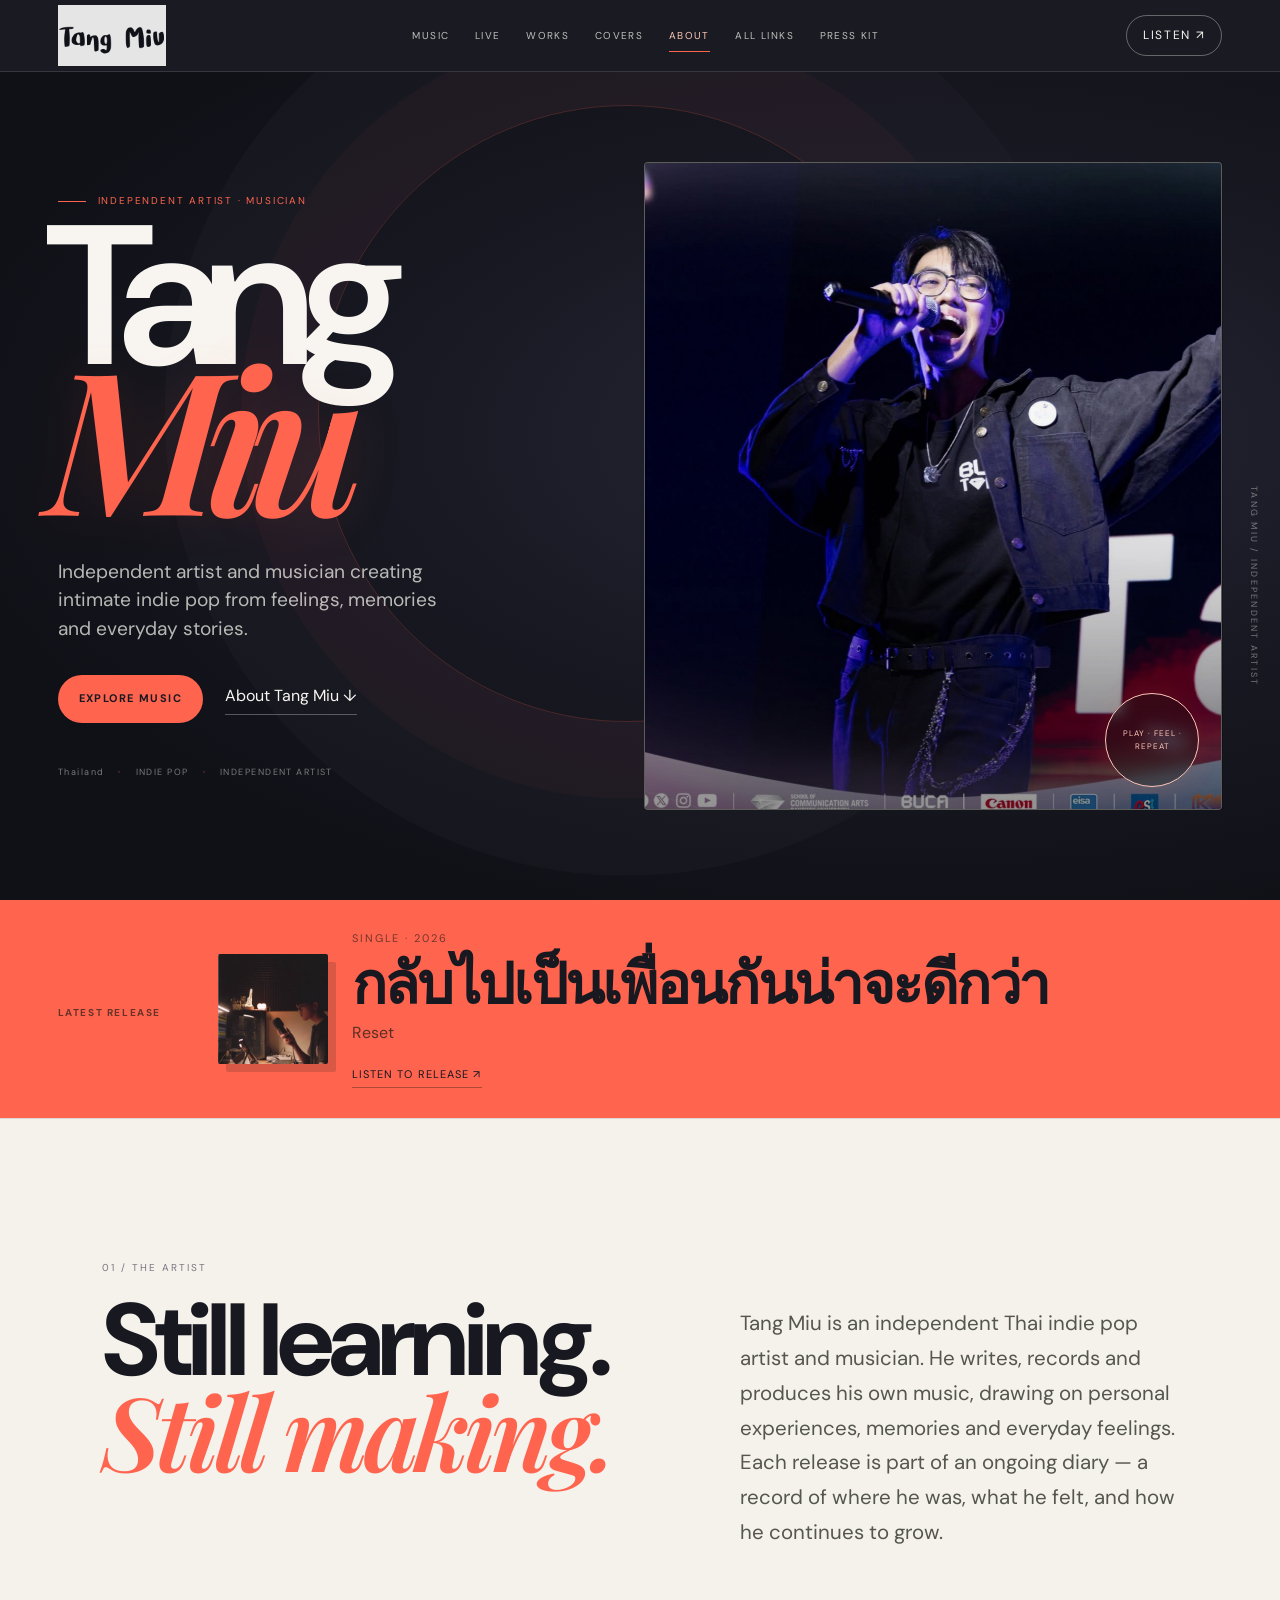
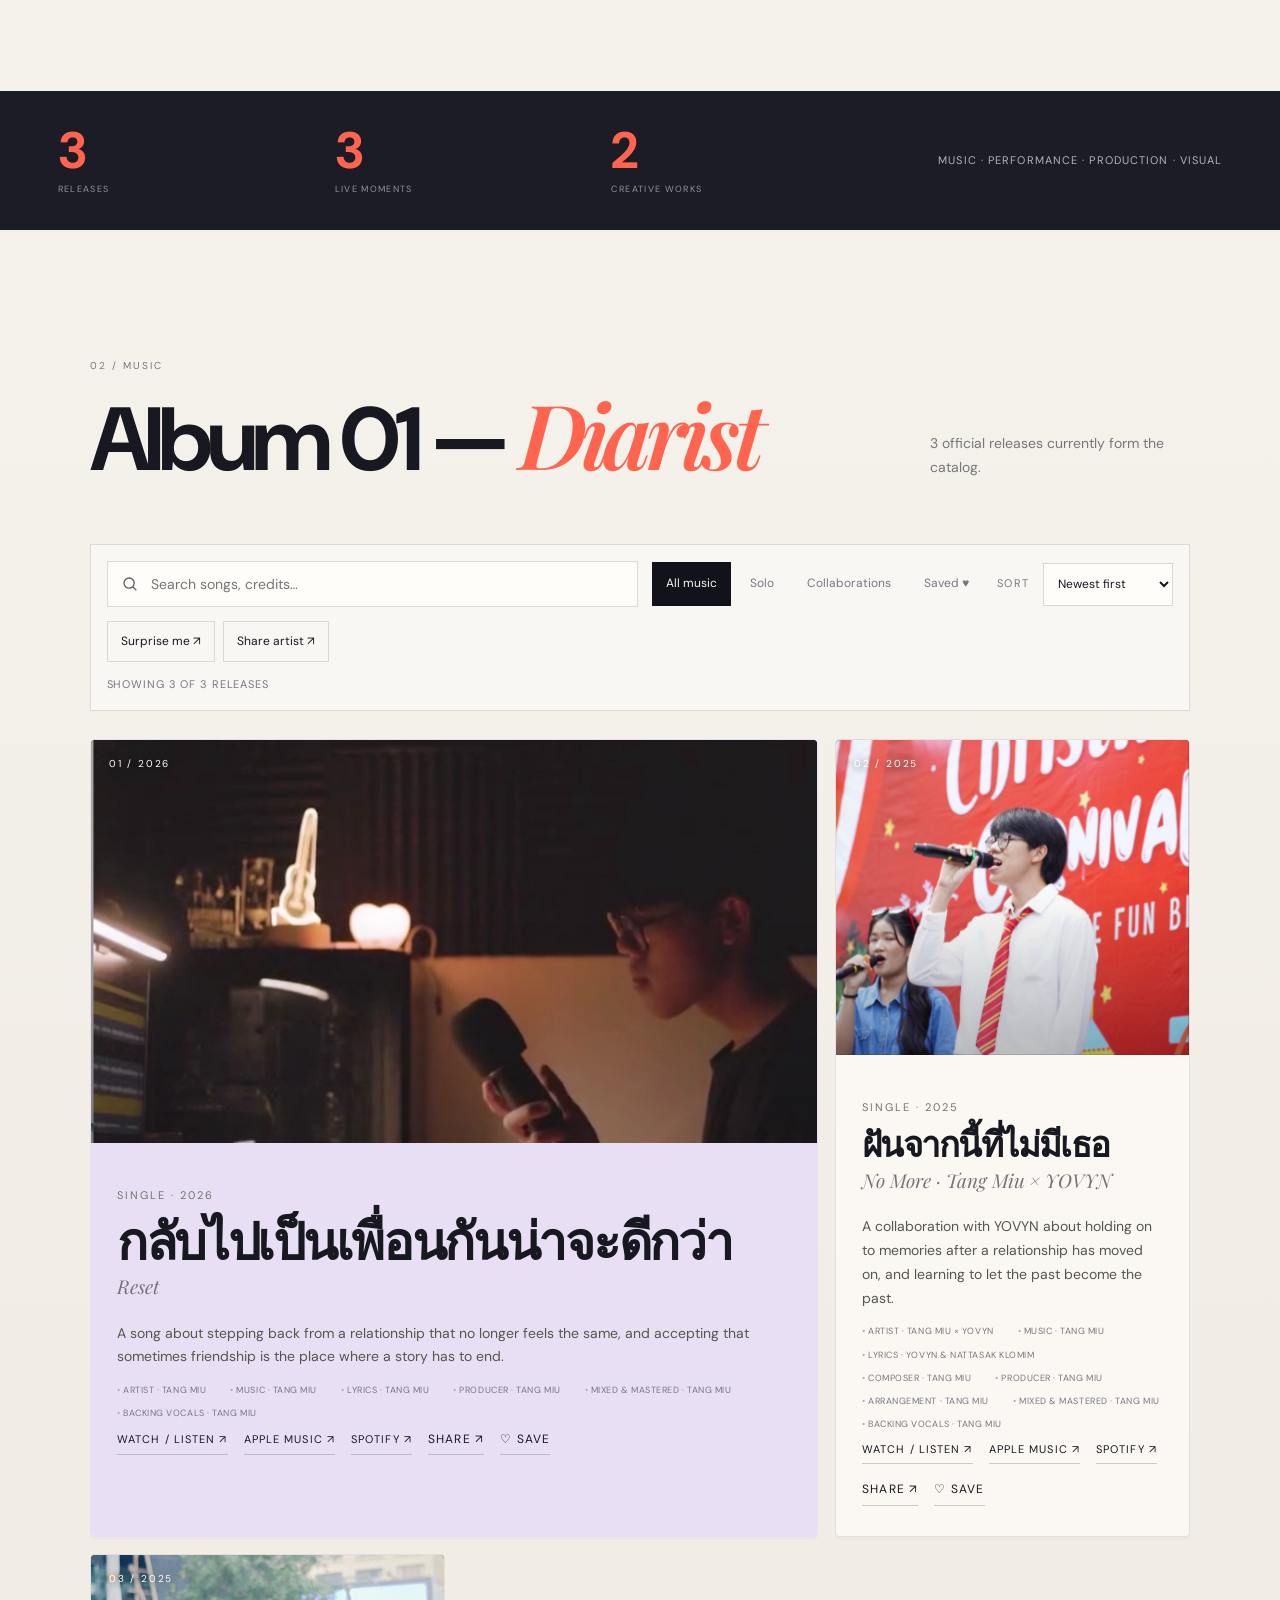
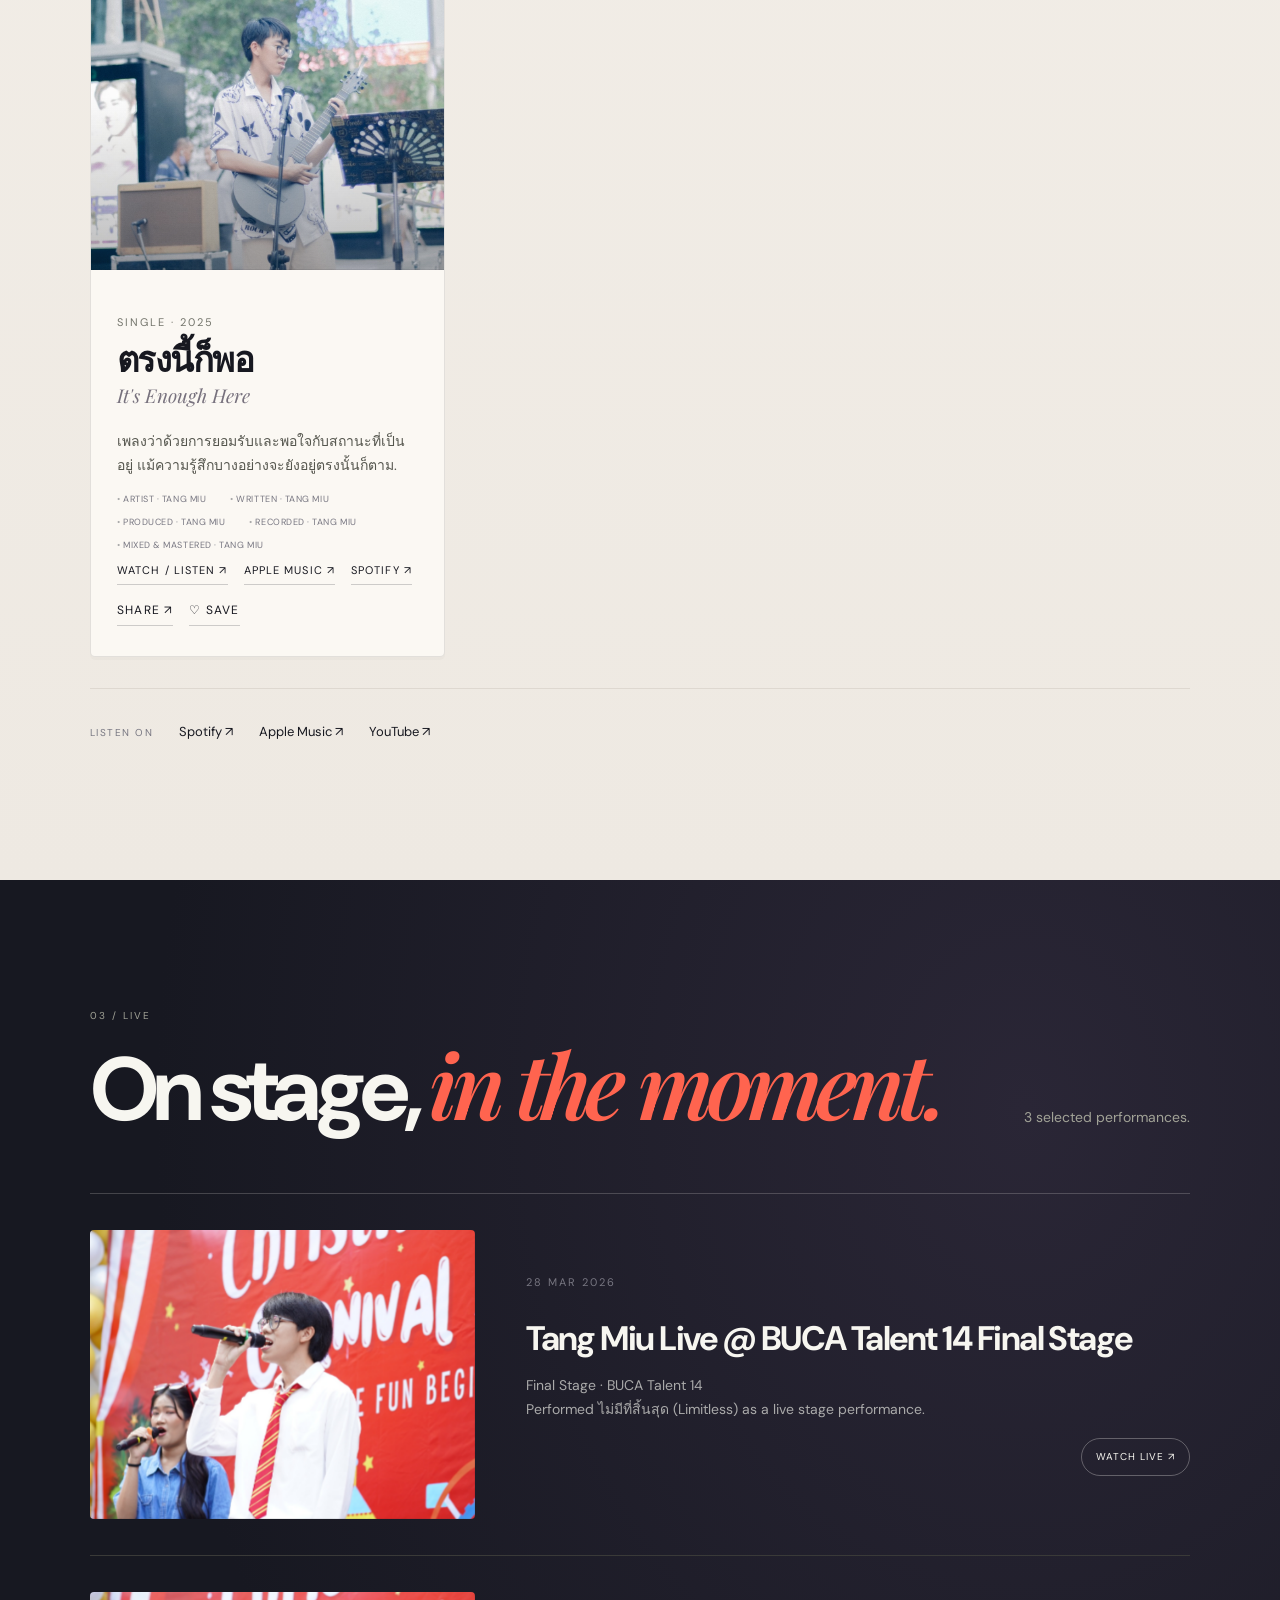
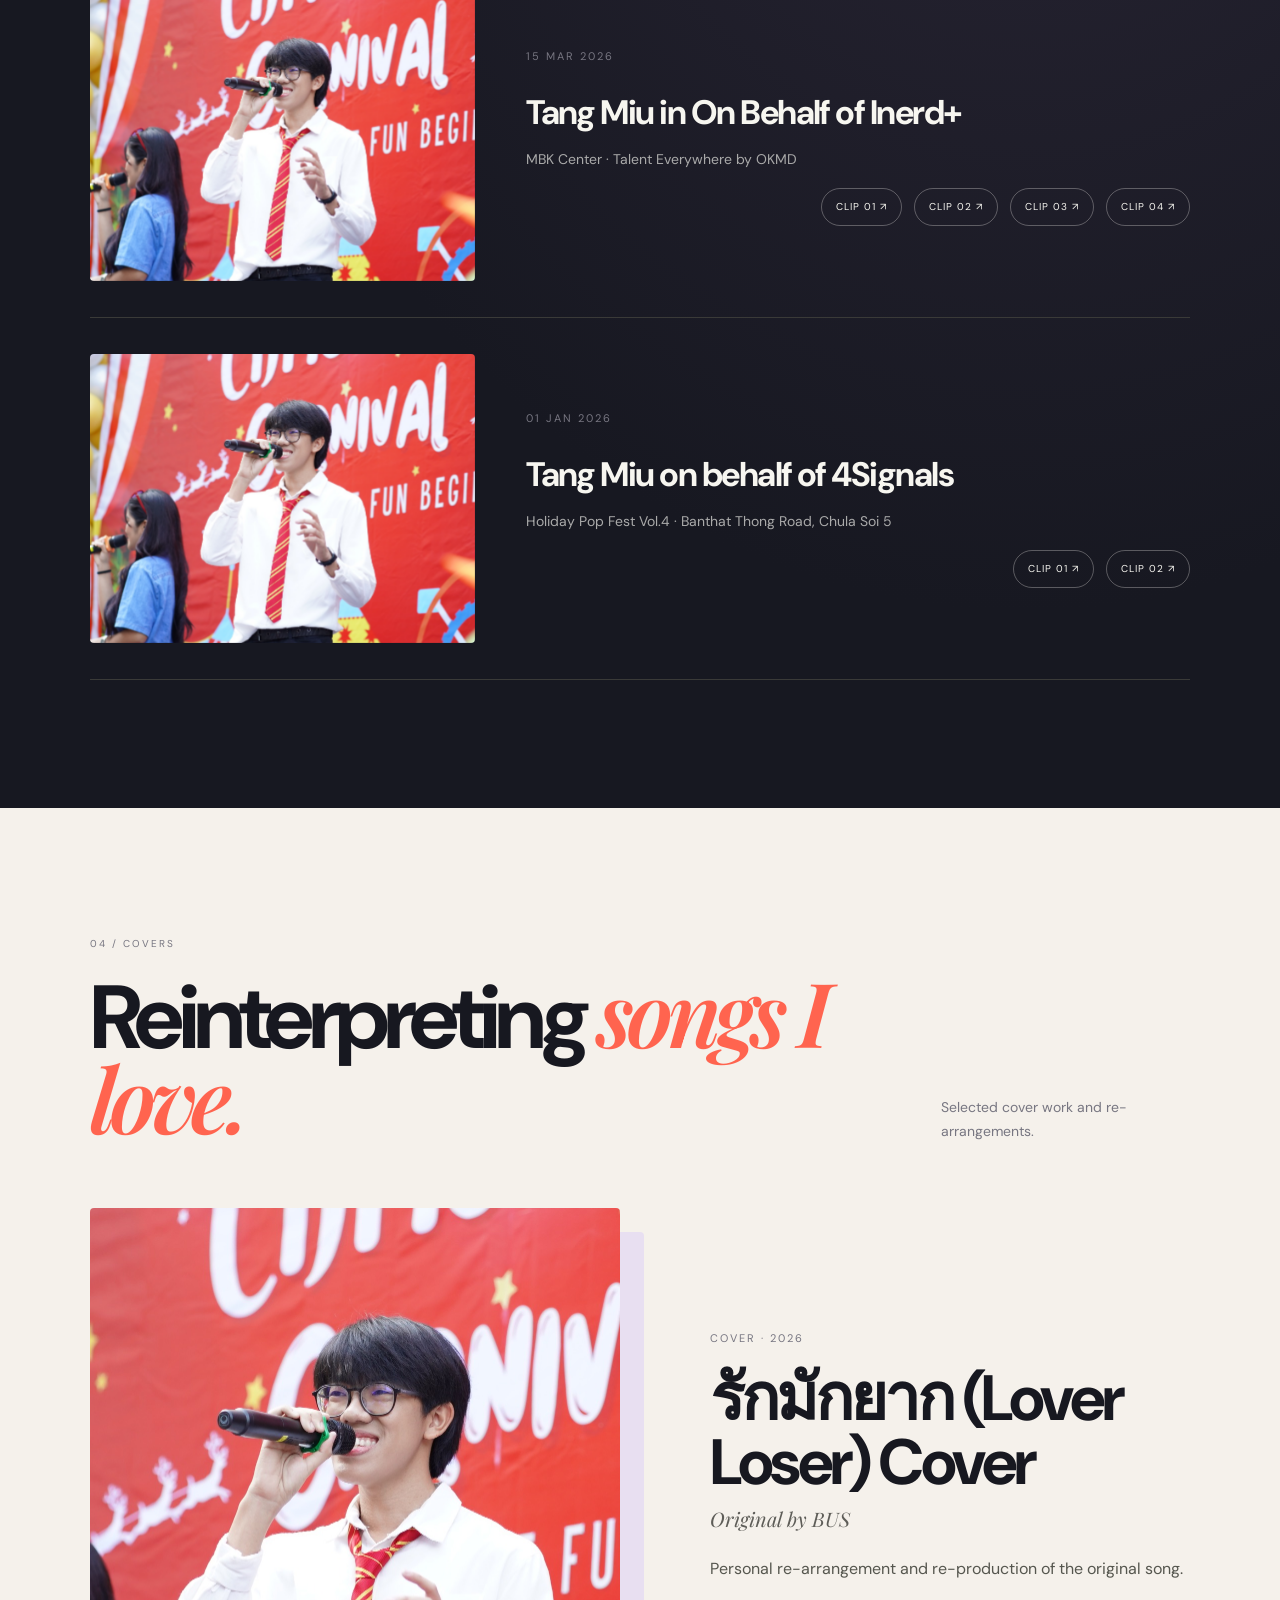
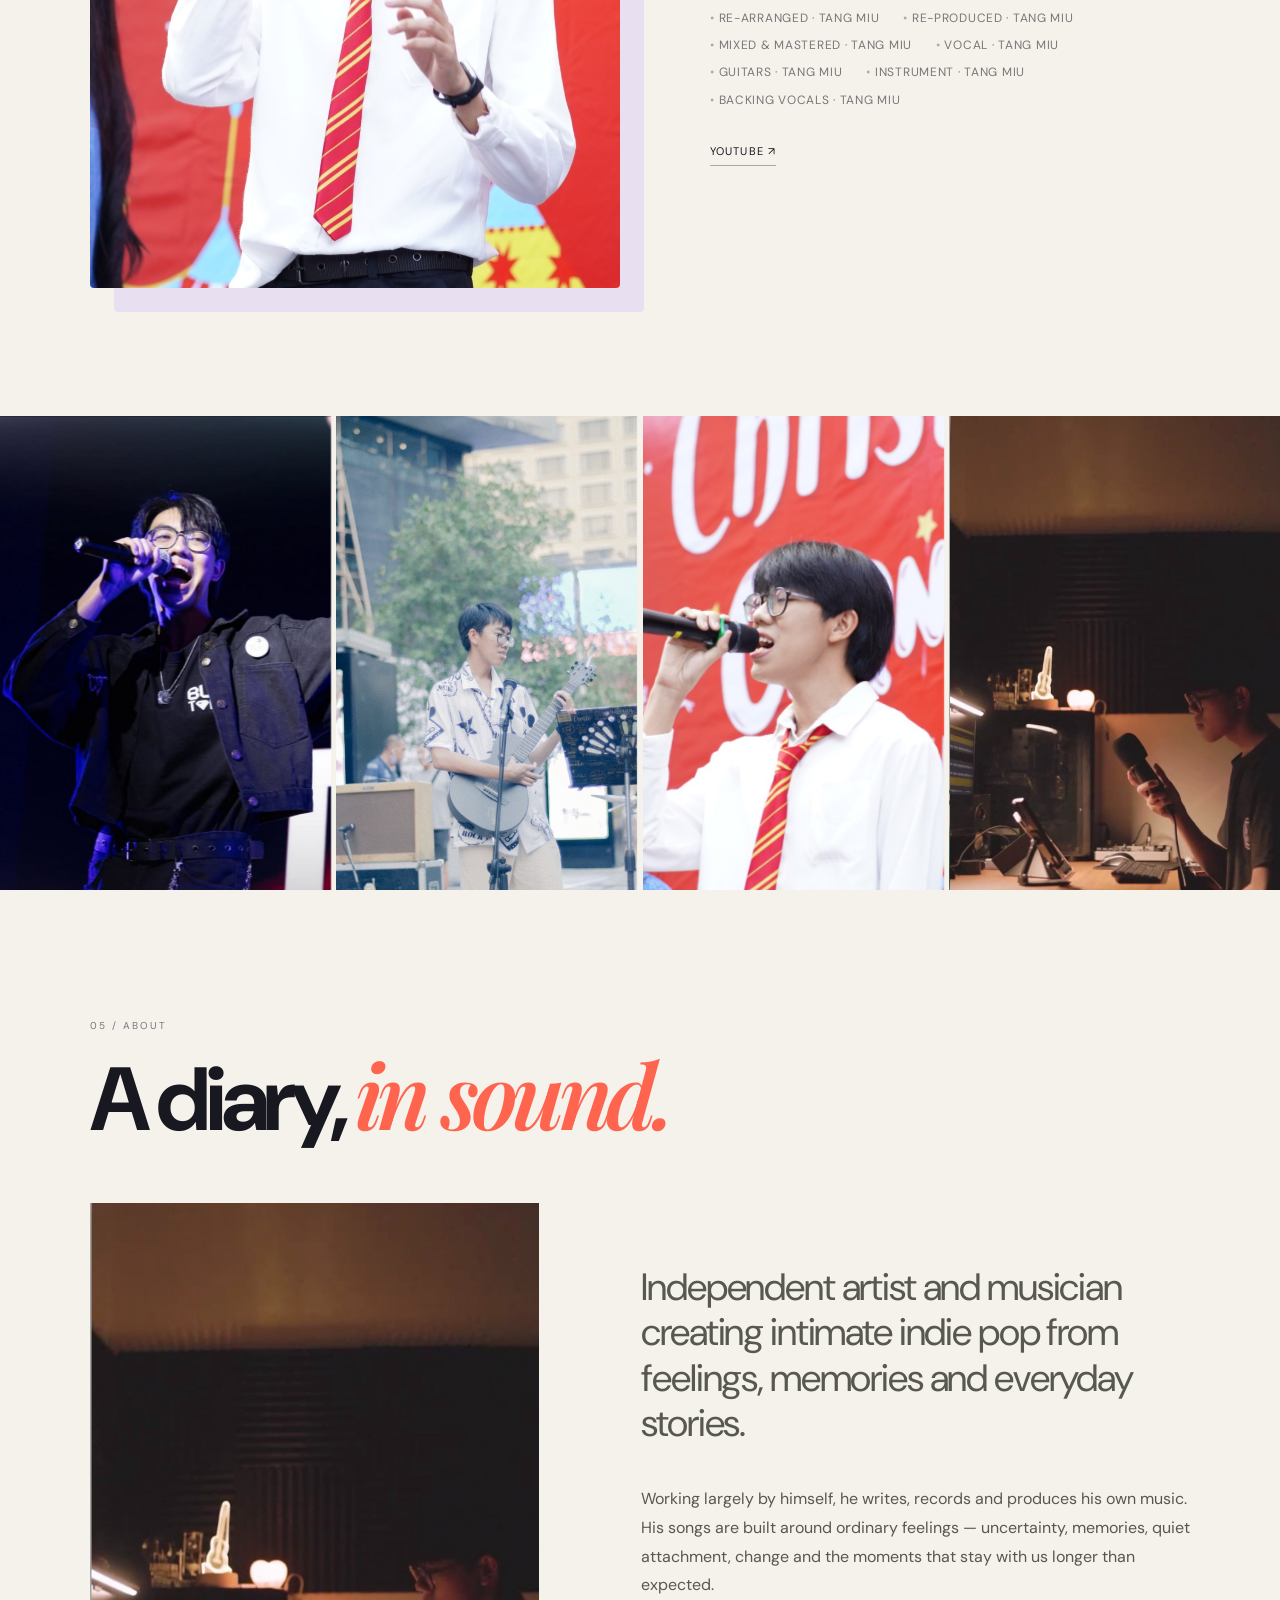
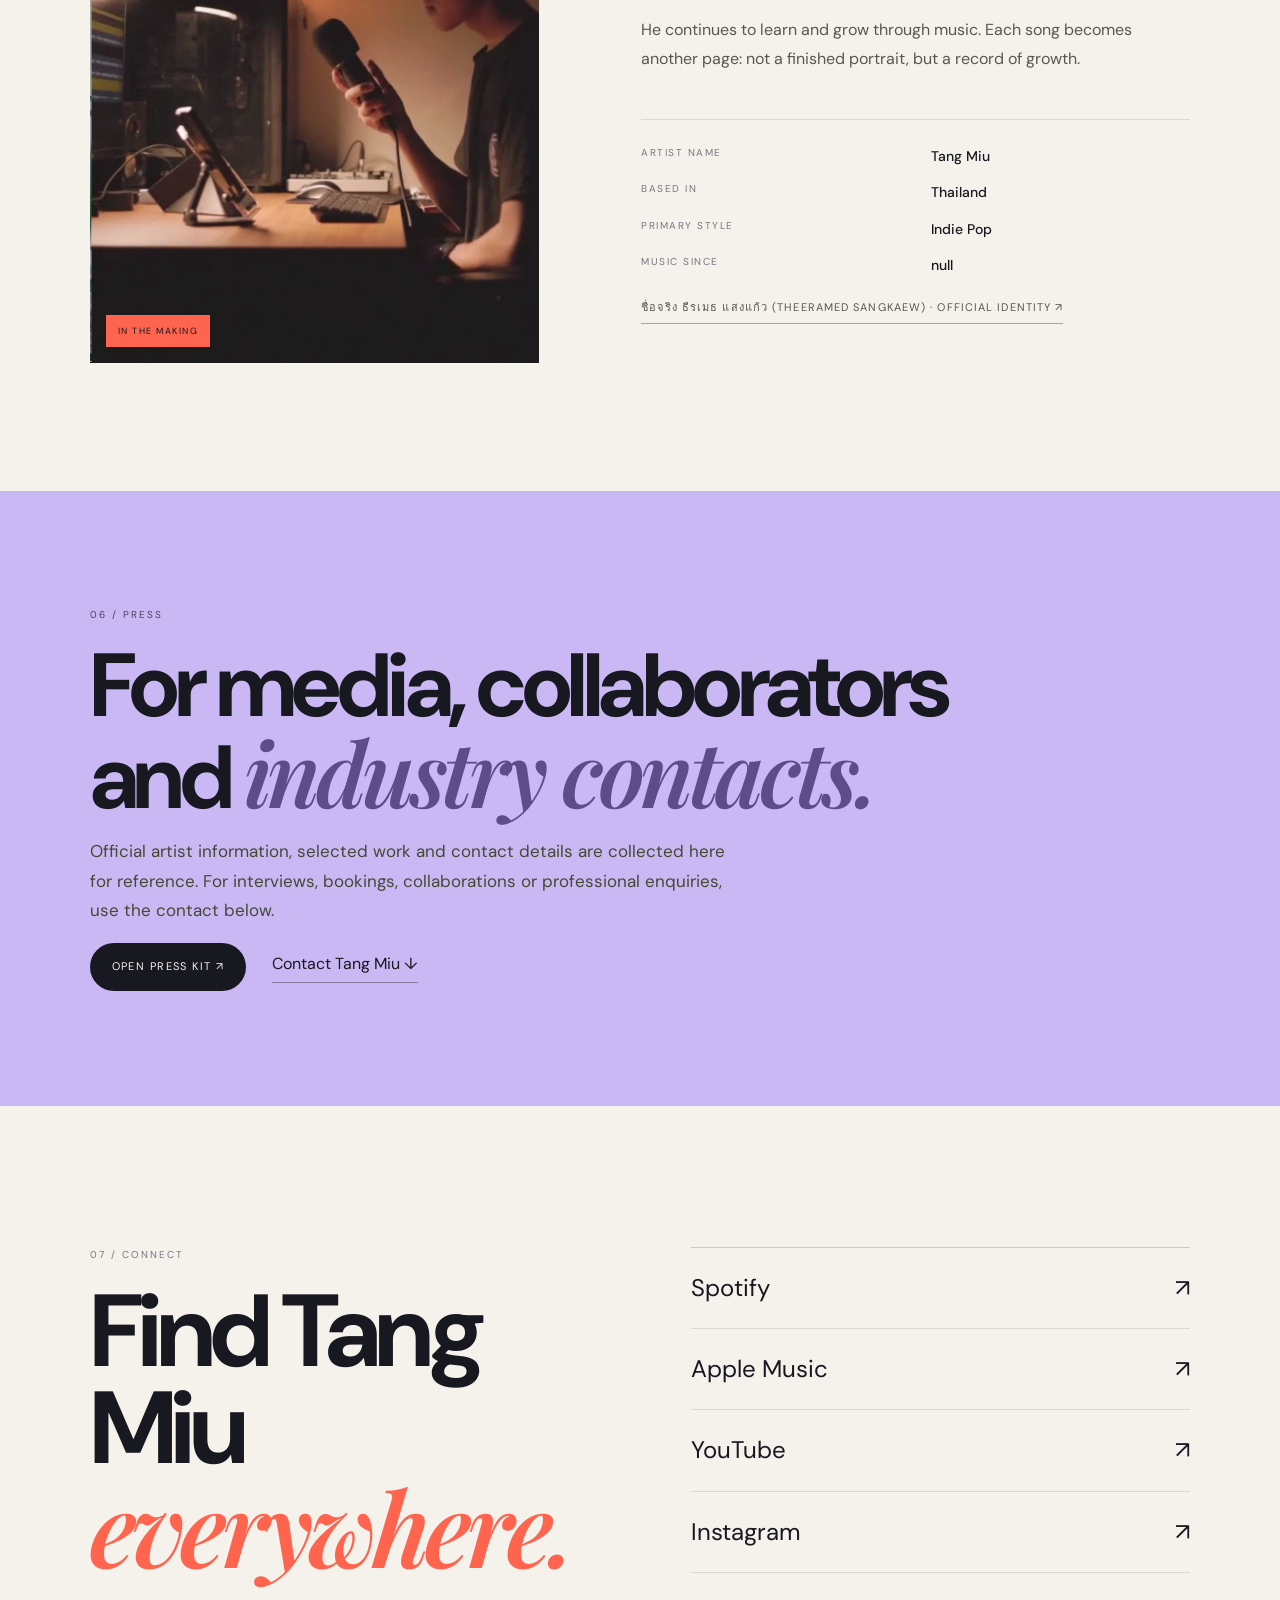
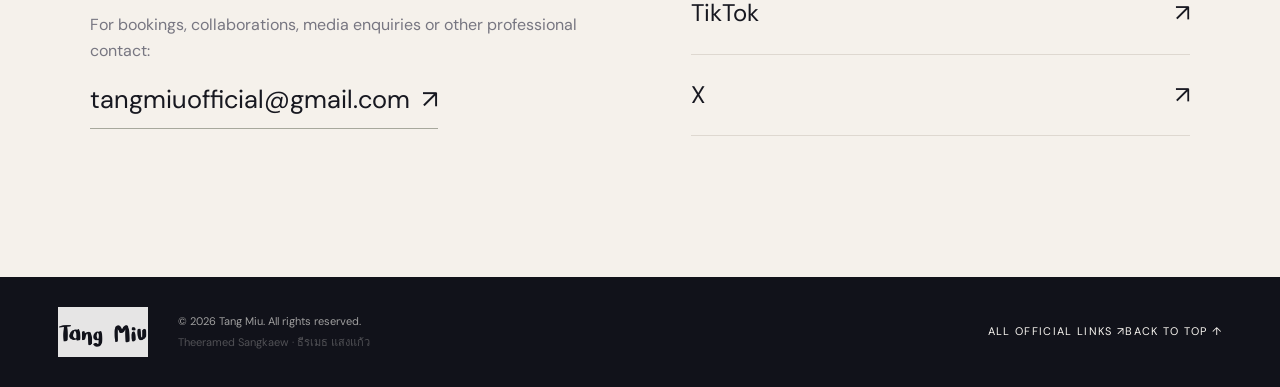
<file: index.html>
<!doctype html>
<html lang="en">
<head>
  <meta charset="utf-8">
  <meta name="viewport" content="width=device-width, initial-scale=1">
  <meta name="google-site-verification" content="ABkOrbEscVwLwkvRnIQF0ZXGn09Ur3Xntgk5qHItLJE">
  <meta name="google-site-verification" content="3arlOmZA7JfRIVpoGQNHGCuHzy3smdB-TqHT2rmYN7A" />
  <meta name="description" content="Tang Miu (Theeramed Sangkaew / ธีรเมธ แสงแก้ว) is a Thai independent indie pop artist and songwriter. Explore official music releases, live performances, biography and artist links.">
  <meta name="theme-color" content="#111111">
  <meta name="robots" content="index,follow,max-image-preview:large">
  <link rel="canonical" href="https://tang-miu-official.vercel.app/">
  <title>Tang Miu | Official Artist, Music & Releases</title>
  <meta property="og:type" content="website">
  <meta property="og:locale" content="th_TH">
  <meta property="og:site_name" content="Tang Miu">
  <meta property="og:title" content="Tang Miu | Official Artist, Music & Releases">
  <meta property="og:description" content="Discover Tang Miu’s original music, releases, live performances, biography and official links.">
  <meta property="og:url" content="https://tang-miu-official.vercel.app/">
  <meta property="og:image" content="https://tang-miu-official.vercel.app/assets/buca-stage.jpg">
  <meta property="og:image:alt" content="Tang Miu performing live on stage">
  <meta name="twitter:card" content="summary_large_image">
  <meta name="twitter:title" content="Tang Miu | Official Artist, Music & Releases">
  <meta name="twitter:description" content="Discover Tang Miu’s original music, releases, live performances, biography and official links.">
  <meta name="twitter:image" content="https://tang-miu-official.vercel.app/assets/buca-stage.jpg">
  <meta name="twitter:image:alt" content="Tang Miu performing live on stage">
  <link rel="icon" href="assets/logo.png" type="image/png">
  <link rel="preconnect" href="https://fonts.googleapis.com">
  <link rel="preconnect" href="https://fonts.gstatic.com" crossorigin>
  <link href="https://fonts.googleapis.com/css2?family=DM+Sans:wght@400;500;600;700&family=Playfair+Display:ital,wght@0,600;0,700;1,600&display=swap" rel="stylesheet">
  <link rel="stylesheet" href="style.css">
  <link rel="stylesheet" href="redesign.css">
  <script type="application/ld+json">
  {
    "@context": "https://schema.org",
    "@graph": [
      {
        "@type": "WebSite",
        "@id": "https://tang-miu-official.vercel.app/#website",
        "name": "Tang Miu",
        "alternateName": "Tang Miu Official",
        "url": "https://tang-miu-official.vercel.app/"
      },
      {
        "@type": "Person",
        "@id": "https://tang-miu-official.vercel.app/#artist",
        "name": "Tang Miu",
        "alternateName": [
          "Theeramed Sangkaew",
          "ธีรเมธ แสงแก้ว"
        ],
        "mainEntityOfPage": "https://tang-miu-official.vercel.app/",
        "url": "https://tang-miu-official.vercel.app/",
        "jobTitle": "Independent Artist and Musician",
        "description": "Independent artist and musician creating intimate indie pop from feelings, memories and everyday stories.",
        "email": "tangmiuofficial@gmail.com",
        "sameAs": [
          "https://open.spotify.com/artist/5D7LFFXi8tcAzjPh58jFaW",
          "https://music.apple.com/th/artist/tang-miu/1824698604",
          "https://youtube.com/@tang_miu",
          "https://www.instagram.com/tang_miu",
          "https://www.tiktok.com/@tang_miu",
          "https://x.com/tang_miu_",
          "https://tang-miu-official.vercel.app/artist.html",
          "https://tang-miu-official.vercel.app/links.html"
        ],
        "image": "https://tang-miu-official.vercel.app/assets/buca-stage.jpg",
        "knowsAbout": [
          "Indie pop music",
          "Songwriting",
          "Music production",
          "Recording",
          "Live performance"
        ]
      }
    ]
  }
  </script>
  <script>
    (function () {
      if (window.location.hostname !== "tangmiu.github.io") return;
      var oldBase = "/tang-miu-official";
      var oldPath = window.location.pathname;
      var newPath = oldPath.indexOf(oldBase) === 0 ? oldPath.slice(oldBase.length) : oldPath;
      if (!newPath || newPath.charAt(0) !== "/") newPath = "/" + newPath;
      window.location.replace("https://tang-miu-official.vercel.app" + newPath + window.location.search + window.location.hash);
    })();
  </script>
</head>
<body>
<a class="skip-link" href="#main">Skip to content</a>

<header class="site-header">
  <a class="brand" href="#top" aria-label="Tang Miu home"><img src="assets/logo.png" alt="Tang Miu"></a>
  <nav aria-label="Primary navigation">
    <a href="#music">Music</a><a href="#live">Live</a><a href="works.html">Works</a><a href="#covers">Covers</a><a href="#about">About</a><a href="links.html">All links</a><a href="press-kit.html">Press Kit</a>
  </nav>
  <a class="header-link" href="https://open.spotify.com/artist/5D7LFFXi8tcAzjPh58jFaW" target="_blank" rel="noopener noreferrer">Listen ↗</a>
</header>

<main id="main">
  <section id="top" class="hero">
    <div class="hero-copy">
      <p class="eyebrow">INDEPENDENT ARTIST · MUSICIAN</p>
      <h1>Tang<br><em>Miu</em></h1>
      <p class="hero-lede">Independent Thai indie pop — songs shaped by feelings, memories and moments that are sometimes easier to sing than to say.</p>
      <div class="hero-actions"><a class="button" href="#music">Explore music</a><a class="text-link" href="#about">About Tang Miu ↓</a></div>
      <div class="hero-meta"><span>THAILAND</span><span>INDIE POP</span><span>INDEPENDENT ARTIST</span></div>
    </div>
    <figure class="hero-image"><img src="assets/buca-stage.jpg" alt="Tang Miu performing live on stage" fetchpriority="high"></figure>
  </section>

  <section class="release-spotlight" aria-label="Latest release">
    <div class="spotlight-label">LATEST RELEASE</div>
    <div class="spotlight-content">
      <div class="spotlight-art" aria-hidden="true"><span>TM</span></div>
      <div class="spotlight-copy">
        <p class="track-type">LOADING RELEASE</p>
        <h2 class="latest-title">Tang Miu</h2>
        <p class="latest-subtitle">New music, new page.</p>
        <a class="inline-link latest-link" href="#music">Explore the catalog ↗</a>
      </div>
    </div>
  </section>

  <section class="statement">
    <p class="section-kicker">01 / THE ARTIST</p>
    <div class="statement-grid">
      <h2>Still learning.<br><em>Still making.</em></h2>
      <p>Tang Miu is an independent Thai indie pop artist and musician. He writes, records and produces his own music, drawing on personal experiences, memories and everyday feelings. Each release is part of an ongoing diary — a record of where he was, what he felt, and how he continues to grow.</p>
    </div>
  </section>

  <section class="artist-strip" aria-label="Artist overview">
    <div><strong class="stat-releases">—</strong><span>RELEASES</span></div>
    <div><strong class="stat-live">—</strong><span>LIVE MOMENTS</span></div>
    <div><strong class="stat-works">—</strong><span>CREATIVE WORKS</span></div>
    <div class="strip-note">Music · Performance · Production · Visual</div>
  </section>

  <section id="music" class="section music-section">
    <div class="section-head"><div><p class="section-kicker">02 / MUSIC</p><h2>Album 01 — <em>Diarist</em></h2></div><p class="section-note">Three official releases currently form the first chapter.</p></div>
    <div class="music-tools" aria-label="Find music">
      <label class="music-search"><span class="sr-only">Search releases</span><svg viewBox="0 0 24 24" aria-hidden="true"><circle cx="10.8" cy="10.8" r="6.8"></circle><path d="m16 16 4.5 4.5"></path></svg><input id="release-search" type="search" placeholder="Search songs, credits…" autocomplete="off"></label>
      <div class="music-filters" role="group" aria-label="Filter releases">
        <button class="music-filter is-active" type="button" data-release-filter="all" aria-pressed="true">All music</button>
        <button class="music-filter" type="button" data-release-filter="solo" aria-pressed="false">Solo</button>
        <button class="music-filter" type="button" data-release-filter="collab" aria-pressed="false">Collaborations</button><button class="music-filter" type="button" data-release-filter="saved" aria-pressed="false">Saved ♥</button>
      </div>
      <label class="music-sort-label" for="release-sort">Sort</label><select id="release-sort"><option value="newest">Newest first</option><option value="oldest">Oldest first</option><option value="title">Title A–Z</option></select>
      <div class="music-quick-actions"><button type="button" id="surprise-release">Surprise me ↗</button><button type="button" id="share-artist">Share artist ↗</button></div><p class="music-results" id="release-results" aria-live="polite">Loading releases…</p>
    </div>
    <div class="album-grid" id="release-grid">
      <article class="track featured"><div class="track-number">01</div><div><p class="track-type">SINGLE · 2025</p><h3>ตรงนี้ก็พอ</h3><p class="roman">It's Enough Here</p><p>เพลงว่าด้วยการยอมรับและพอใจกับสถานะที่เป็นอยู่ แม้ความรู้สึกบางอย่างจะยังอยู่ตรงนั้นก็ตาม.</p><div class="credits"><span>Artist · Tang Miu</span><span>Written, Produced, Recorded, Mixed &amp; Mastered · Tang Miu</span></div><div class="track-links"><a class="inline-link" href="https://www.youtube.com/@tang_miu" target="_blank" rel="noopener noreferrer">Watch / listen ↗</a><a class="inline-link" href="https://music.apple.com/th/artist/tang-miu/1824698604" target="_blank" rel="noopener noreferrer">Apple Music ↗</a></div></div></article>
      <article class="track"><div class="track-number">02</div><div><p class="track-type">SINGLE · 2025</p><h3>ฝันจากนี้ที่ไม่มีเธอ</h3><p class="roman">No More</p><p>A collaboration with YOVYN about holding on to memories after a relationship has moved on, and learning to let the past become the past.</p><div class="credits"><span>Artist · Tang Miu × YOVYN</span><span>Music &amp; Production · Tang Miu</span><span>Lyrics · YOVYN &amp; Nattasak Klomim</span><span>Arrangement, Mix &amp; Master · Tang Miu</span></div><a class="inline-link" href="https://www.youtube.com/@tang_miu" target="_blank" rel="noopener noreferrer">Watch / listen ↗</a></div></article>
      <article class="track"><div class="track-number">03</div><div><p class="track-type">SINGLE · 2026</p><h3>กลับไปเป็นเพื่อนกันน่าจะดีกว่า</h3><p class="roman">Reset</p><p>A song about stepping back from a relationship that no longer feels the same, and accepting that sometimes friendship is the place where a story has to end.</p><div class="credits"><span>Artist · Tang Miu</span><span>Music, Lyrics &amp; Production · Tang Miu</span><span>Backing Vocals, Mix &amp; Master · Tang Miu</span></div><a class="inline-link" href="https://www.youtube.com/@tang_miu" target="_blank" rel="noopener noreferrer">Watch / listen ↗</a></div></article>
    </div>
    <div class="platform-row"><span>LISTEN ON</span><a href="https://open.spotify.com/artist/5D7LFFXi8tcAzjPh58jFaW" target="_blank" rel="noopener noreferrer">Spotify ↗</a><a href="https://music.apple.com/th/artist/tang-miu/1824698604" target="_blank" rel="noopener noreferrer">Apple Music ↗</a><a href="https://youtube.com/@tang_miu" target="_blank" rel="noopener noreferrer">YouTube ↗</a></div>
  </section>

  <section id="live" class="section dark-section">
    <div class="section-head"><div><p class="section-kicker">03 / LIVE</p><h2>On stage, <em>in the moment.</em></h2></div><p class="section-note">Selected performances from 2026.</p></div>
    <div class="live-list">
      <article class="live-item"><div><p class="date">15 MAR 2026</p><h3>Tang Miu in On Behalf of Inerd+</h3><p>Live @ MBK Center · Talent Everywhere by OKMD</p></div><div class="live-links"><a href="https://vt.tiktok.com/ZSbr4RC2m/" target="_blank" rel="noopener noreferrer">Clip 01 ↗</a><a href="https://vt.tiktok.com/ZSbr4d6qX/" target="_blank" rel="noopener noreferrer">Clip 02 ↗</a><a href="https://vt.tiktok.com/ZSbr4YQYQ/" target="_blank" rel="noopener noreferrer">Clip 03 ↗</a><a href="https://vt.tiktok.com/ZSbr41wSs/" target="_blank" rel="noopener noreferrer">Clip 04 ↗</a></div></article>
      <article class="live-item"><div><p class="date">28 MAR 2026</p><h3>Tang Miu Live @ BUCA Talent 14</h3><p>Final Stage · performed <em>ไม่มีที่สิ้นสุด (Limitless)</em> as a live stage performance.</p></div><div class="live-links"><a href="https://youtu.be/YesCFu8sQPQ" target="_blank" rel="noopener noreferrer">Watch live ↗</a></div></article>
      <article class="live-item"><div><p class="date">2026</p><h3>Tang Miu on behalf of 4Signals</h3><p>Live @ Holiday Pop Fest Vol.4 · Banthat Thong Road, Chula Soi 5</p></div><div class="live-links"><a href="https://vt.tiktok.com/ZSbr4JtYS/" target="_blank" rel="noopener noreferrer">Clip 01 ↗</a><a href="https://vt.tiktok.com/ZSbr425Qu/" target="_blank" rel="noopener noreferrer">Clip 02 ↗</a></div></article>
    </div>
  </section>

  <section id="covers" class="section cover-section">
    <div class="section-head"><div><p class="section-kicker">04 / COVERS</p><h2>Reinterpreting <em>songs I love.</em></h2></div><p class="section-note">Selected cover work and re-arrangements.</p></div>
    <div class="cover-card"><img src="assets/live-red-02.jpg" alt="Tang Miu performing live"><div><p class="track-type">COVER PROJECT · 2026</p><h3>รักมักยาก (Lover Loser)</h3><p class="roman">Original by BUS</p><p>A personal re-arrangement and re-production by Tang Miu, including vocals, guitars, instruments and backing vocals.</p><div class="credits"><span>Re-arranged · Tang Miu</span><span>Re-produced · Tang Miu</span><span>Mixed &amp; Mastered · Tang Miu</span><span>Vocal · Tang Miu</span></div><a class="inline-link" href="https://www.youtube.com/@tang_miu" target="_blank" rel="noopener noreferrer">Watch on YouTube ↗</a></div></div>
  </section>

  <section class="gallery" aria-label="Tang Miu gallery">
    <img src="assets/live-guitar.jpg" alt="Tang Miu performing with guitar" loading="lazy"><img src="assets/live-red-01.jpg" alt="Tang Miu singing on stage" loading="lazy"><img src="assets/studio.jpg" alt="Tang Miu recording in a studio" loading="lazy"><img src="assets/behind-scenes.jpg" alt="Tang Miu working behind the scenes" loading="lazy">
  </section>

  <section id="about" class="section about-section">
    <div class="section-head"><div><p class="section-kicker">05 / ABOUT</p><h2>A diary, <em>in sound.</em></h2></div></div>
    <div class="about-grid"><div class="about-image"><img src="assets/studio.jpg" alt="Tang Miu in the studio" loading="lazy"></div><div class="about-copy"><p class="lead">Tang Miu is an independent Thai indie pop artist and musician, writing, recording and producing songs shaped by personal experiences and everyday feelings.</p><p>Working largely by himself, he writes, records and produces his own music. His songs are built around ordinary feelings — uncertainty, memories, quiet attachment, change and the moments that stay with us longer than expected.</p><p>He continues to learn and grow through music. Each song becomes another page: not a finished portrait, but a record of growth.</p><div class="artist-details"><span>Artist name</span><strong>Tang Miu</strong><span>Based in</span><strong>Thailand</strong><span>Primary style</span><strong>Indie Pop</strong><span>Approach</span><strong>Independent · Self-produced</strong></div><p><a class="inline-link" href="theeramed-sangkaew.html">ชื่อจริง ธีรเมธ แสงแก้ว (Theeramed Sangkaew) · Official identity ↗</a></p></div></div></div>
  </section>

  <section class="press section"><div class="press-inner"><p class="section-kicker">06 / PRESS</p><h2>For media, collaborators<br>and <em>industry contacts.</em></h2><p>Official artist information, selected work and contact details are collected here for reference. For interviews, bookings, collaborations or professional enquiries, use the contact below.</p><div class="press-actions"><a class="button light" href="press-kit.html">Open press kit ↗</a><a class="text-link light-link" href="#contact">Contact Tang Miu ↓</a></div></div></section>

  <section id="contact" class="section contact-section">
    <div><p class="section-kicker">07 / CONNECT</p><h2>Find Tang Miu<br><em>everywhere.</em></h2><p class="contact-intro">For bookings, collaborations, media enquiries or other professional contact:</p><a class="email-link" href="mailto:tangmiuofficial@gmail.com">tangmiuofficial@gmail.com <span>↗</span></a></div>
    <div class="social-grid"><a href="https://open.spotify.com/artist/5D7LFFXi8tcAzjPh58jFaW" target="_blank" rel="noopener noreferrer"><span>Spotify</span><b>↗</b></a><a href="https://music.apple.com/th/artist/tang-miu/1824698604" target="_blank" rel="noopener noreferrer"><span>Apple Music</span><b>↗</b></a><a href="https://youtube.com/@tang_miu" target="_blank" rel="noopener noreferrer"><span>YouTube</span><b>↗</b></a><a href="https://www.instagram.com/tang_miu" target="_blank" rel="noopener noreferrer"><span>Instagram</span><b>↗</b></a><a href="https://www.tiktok.com/@tang_miu" target="_blank" rel="noopener noreferrer"><span>TikTok</span><b>↗</b></a><a href="https://x.com/tang_miu_" target="_blank" rel="noopener noreferrer"><span>X</span><b>↗</b></a></div>
  </section>
</main>

<footer class="site-footer"><img src="assets/logo.png" alt="Tang Miu"><div><p>© 2026 Tang Miu. All rights reserved.</p><p class="legal-name">Theeramed Sangkaew · ธีรเมธ แสงแก้ว</p></div><a href="links.html">All official links ↗</a><a href="#top">Back to top ↑</a></footer>
<script src="app.js" defer></script>
<script src="motion.js" defer></script>
</body>
</html>
</file>
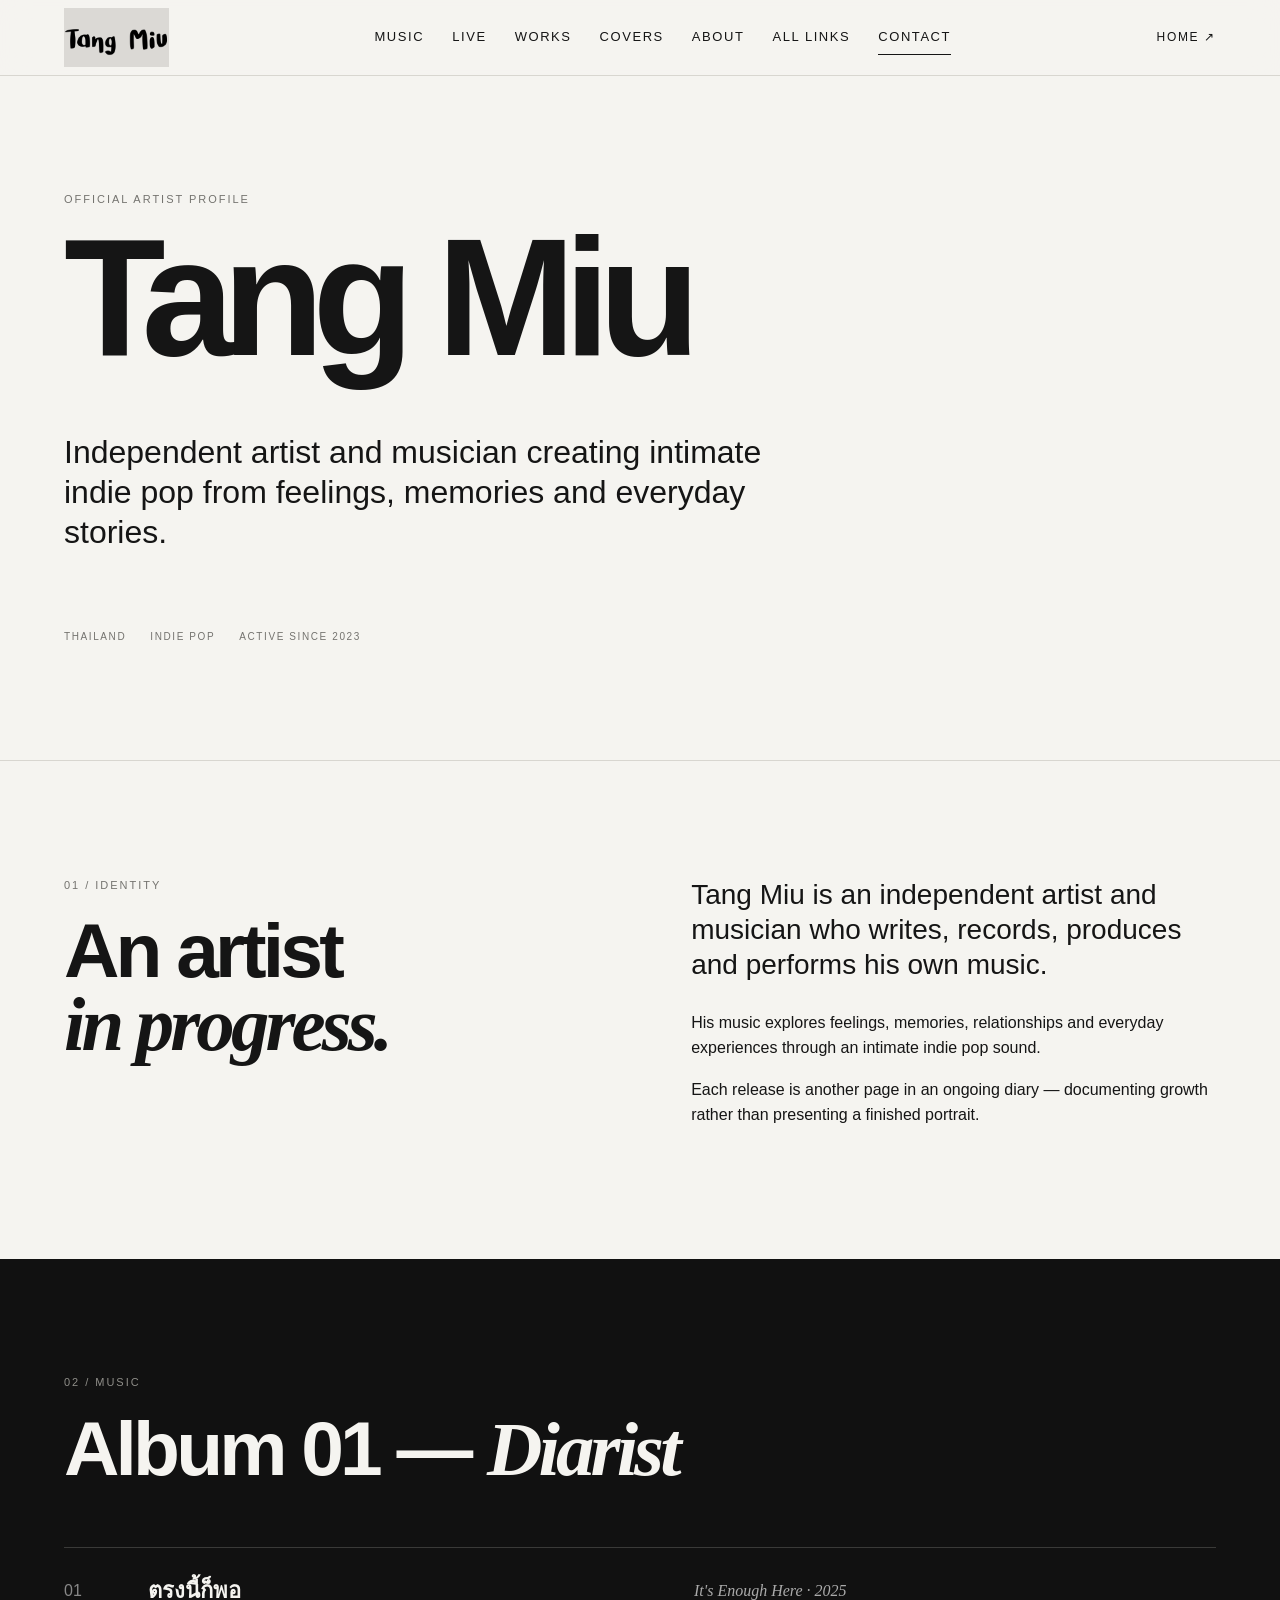
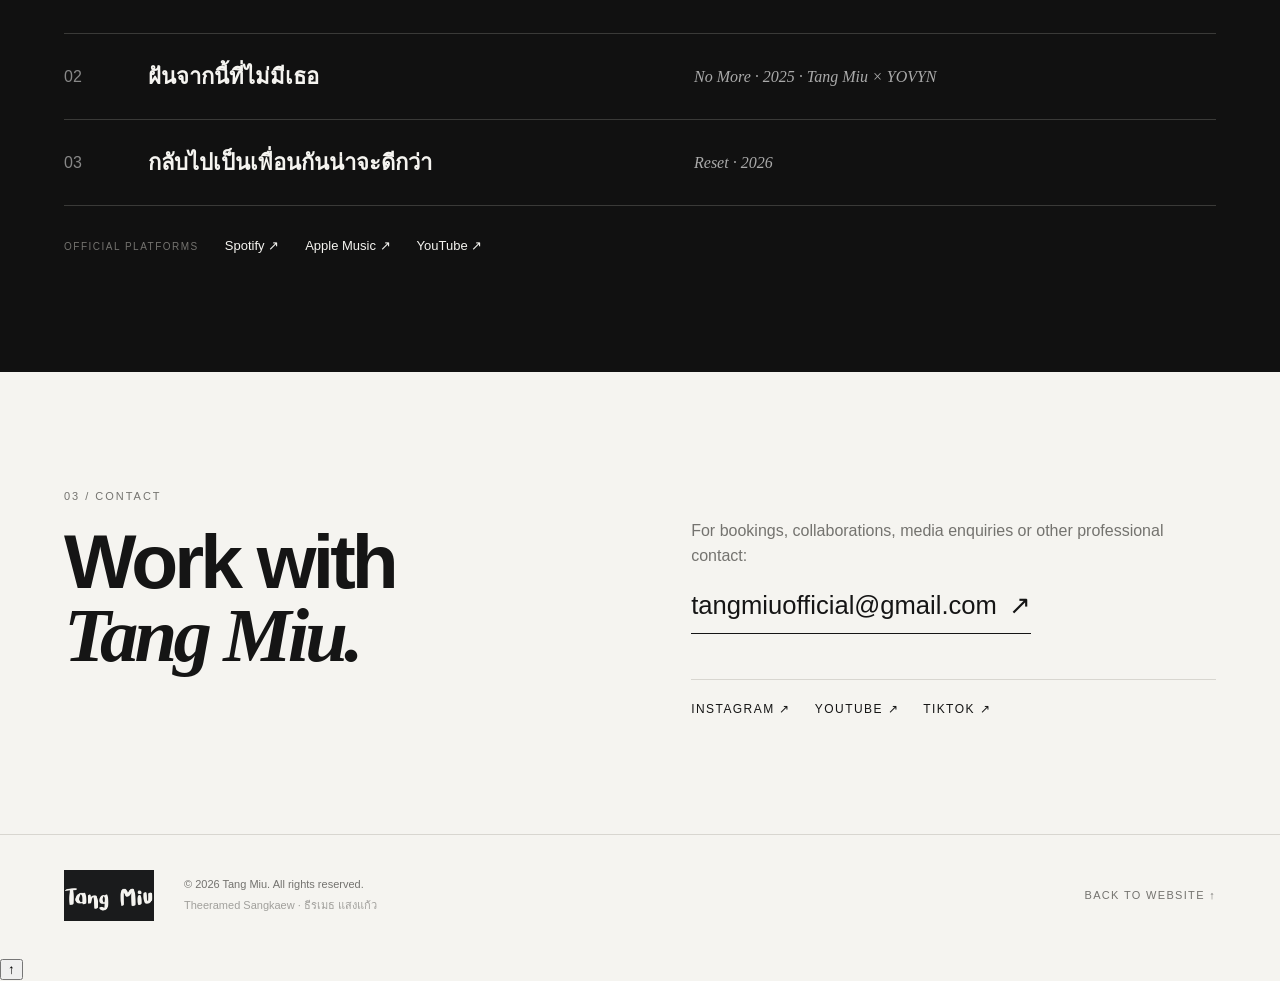
<file: artist.html>
<!doctype html>
<html lang="en">
<head>
  <meta charset="utf-8">
  <title>Tang Miu — Official Artist Profile | Music &amp; Biography</title>
  <meta name="viewport" content="width=device-width, initial-scale=1">
  <meta name="description" content="Tang Miu (ธีรเมธ แสงแก้ว / Theeramed Sangkaew) — official artist profile, indie pop music, releases, social profiles and contact.">
  <meta name="theme-color" content="#111111">
  <meta name="robots" content="index,follow,max-image-preview:large">
  <link rel="canonical" href="https://tang-miu-official.vercel.app/artist.html">
  <meta property="og:type" content="profile">
  <meta property="og:locale" content="th_TH">
  <meta property="og:title" content="Tang Miu — Official Artist Profile">
  <meta property="og:description" content="Official artist profile, music, platforms and contact for Tang Miu.">
  <meta property="og:url" content="https://tang-miu-official.vercel.app/artist.html">
  <meta property="og:image" content="https://tang-miu-official.vercel.app/assets/buca-stage.jpg">
  <meta property="og:image:alt" content="Tang Miu performing live on stage">
  <meta name="twitter:card" content="summary_large_image">
  <meta name="twitter:title" content="Tang Miu — Official Artist Profile">
  <meta name="twitter:description" content="Official artist profile, music, platforms and contact for Tang Miu.">
  <meta name="twitter:image" content="https://tang-miu-official.vercel.app/assets/buca-stage.jpg">
  <link rel="icon" href="assets/logo.png" type="image/png">
  <link rel="stylesheet" href="style.css">
  <script type="application/ld+json">
  {
    "@context":"https://schema.org",
    "@type":"ProfilePage",
    "@id":"https://tang-miu-official.vercel.app/artist.html#profile",
    "name":"Tang Miu — Official Artist Profile",
    "url":"https://tang-miu-official.vercel.app/artist.html",
    "mainEntity":{
      "@type":"Person",
      "@id":"https://tang-miu-official.vercel.app/#artist",
      "name":"Tang Miu",
      "alternateName":["Theeramed Sangkaew","ธีรเมธ แสงแก้ว"],
      "url":"https://tang-miu-official.vercel.app/",
      "jobTitle":"Independent Artist and Musician",
      "description":"Independent artist and musician creating intimate indie pop from feelings, memories and everyday stories.",
      "email":"tangmiuofficial@gmail.com",
      "image":"https://tang-miu-official.vercel.app/assets/buca-stage.jpg",
      "sameAs":[
        "https://open.spotify.com/artist/5D7LFFXi8tcAzjPh58jFaW",
        "https://music.apple.com/th/artist/tang-miu/1824698604",
        "https://youtube.com/@tang_miu",
        "https://www.instagram.com/tang_miu",
        "https://www.tiktok.com/@tang_miu",
        "https://x.com/tang_miu_",
        "https://tang-miu-official.vercel.app/links.html"
      ]
    }
  }
  </script>
  <script>
    (function () {
      if (window.location.hostname !== "tangmiu.github.io") return;
      var oldBase = "/tang-miu-official";
      var oldPath = window.location.pathname;
      var newPath = oldPath.indexOf(oldBase) === 0 ? oldPath.slice(oldBase.length) : oldPath;
      if (!newPath || newPath.charAt(0) !== "/") newPath = "/" + newPath;
      window.location.replace("https://tang-miu-official.vercel.app" + newPath + window.location.search + window.location.hash);
    })();
  </script>
</head>
<body>
<a class="skip-link" href="#main">Skip to content</a>
<header class="site-header">
  <a class="brand" href="index.html" aria-label="Tang Miu home"><img src="assets/logo.png" alt="Tang Miu"></a>
  <nav aria-label="Primary navigation"><a href="index.html#music">Music</a><a href="index.html#live">Live</a><a href="works.html">Works</a><a href="index.html#covers">Covers</a><a href="index.html#about">About</a><a href="links.html">All links</a><a href="#contact">Contact</a></nav>
  <a class="header-link" href="index.html">Home ↗</a>
</header>
<main id="main">
  <section class="profile-hero section">
    <p class="section-kicker">OFFICIAL ARTIST PROFILE</p>
    <h1>Tang Miu</h1>
    <p class="profile-lede">Independent artist and musician creating intimate indie pop from feelings, memories and everyday stories.</p>
    <div class="profile-meta"><span>THAILAND</span><span>INDIE POP</span><span>ACTIVE SINCE 2023</span></div>
  </section>
  <section class="section profile-grid">
    <div><p class="section-kicker">01 / IDENTITY</p><h2>An artist<br><em>in progress.</em></h2></div>
    <div class="profile-copy"><p class="lead">Tang Miu is an independent artist and musician who writes, records, produces and performs his own music.</p><p>His music explores feelings, memories, relationships and everyday experiences through an intimate indie pop sound.</p><p>Each release is another page in an ongoing diary — documenting growth rather than presenting a finished portrait.</p></div>
  </section>
  <section class="section profile-dark">
    <div class="section-head"><div><p class="section-kicker">02 / MUSIC</p><h2>Album 01 — <em>Diarist</em></h2></div></div>
    <div class="profile-tracks"><div><span>01</span><strong>ตรงนี้ก็พอ</strong><em>It's Enough Here</em></div><div><span>02</span><strong>ฝันจากนี้ที่ไม่มีเธอ</strong><em>No More · Tang Miu × YOVYN</em></div><div><span>03</span><strong>กลับไปเป็นเพื่อนกันน่าจะดีกว่า</strong><em>Reset</em></div></div>
    <div class="platform-row"><span>OFFICIAL PLATFORMS</span><a href="https://open.spotify.com/artist/5D7LFFXi8tcAzjPh58jFaW" target="_blank" rel="noopener noreferrer">Spotify ↗</a><a href="https://music.apple.com/th/artist/tang-miu/1824698604" target="_blank" rel="noopener noreferrer">Apple Music ↗</a><a href="https://youtube.com/@tang_miu" target="_blank" rel="noopener noreferrer">YouTube ↗</a></div>
  </section>
  <section id="contact" class="section profile-contact">
    <div><p class="section-kicker">03 / CONTACT</p><h2>Work with<br><em>Tang Miu.</em></h2></div>
    <div><p class="contact-intro">For bookings, collaborations, media enquiries or other professional contact:</p><a class="email-link" href="mailto:tangmiuofficial@gmail.com">tangmiuofficial@gmail.com <span>↗</span></a><div class="profile-socials"><a href="https://www.instagram.com/tang_miu" target="_blank" rel="noopener noreferrer">Instagram ↗</a><a href="https://youtube.com/@tang_miu" target="_blank" rel="noopener noreferrer">YouTube ↗</a><a href="https://www.tiktok.com/@tang_miu" target="_blank" rel="noopener noreferrer">TikTok ↗</a></div></div>
  </section>
</main>
<footer class="site-footer"><img src="assets/logo.png" alt="Tang Miu"><div><p>© 2026 Tang Miu. All rights reserved.</p><p class="legal-name">Theeramed Sangkaew · ธีรเมธ แสงแก้ว</p></div><a href="index.html">Back to website ↑</a></footer>
<script src="app.js" defer></script>
</body>
</html>
</file>
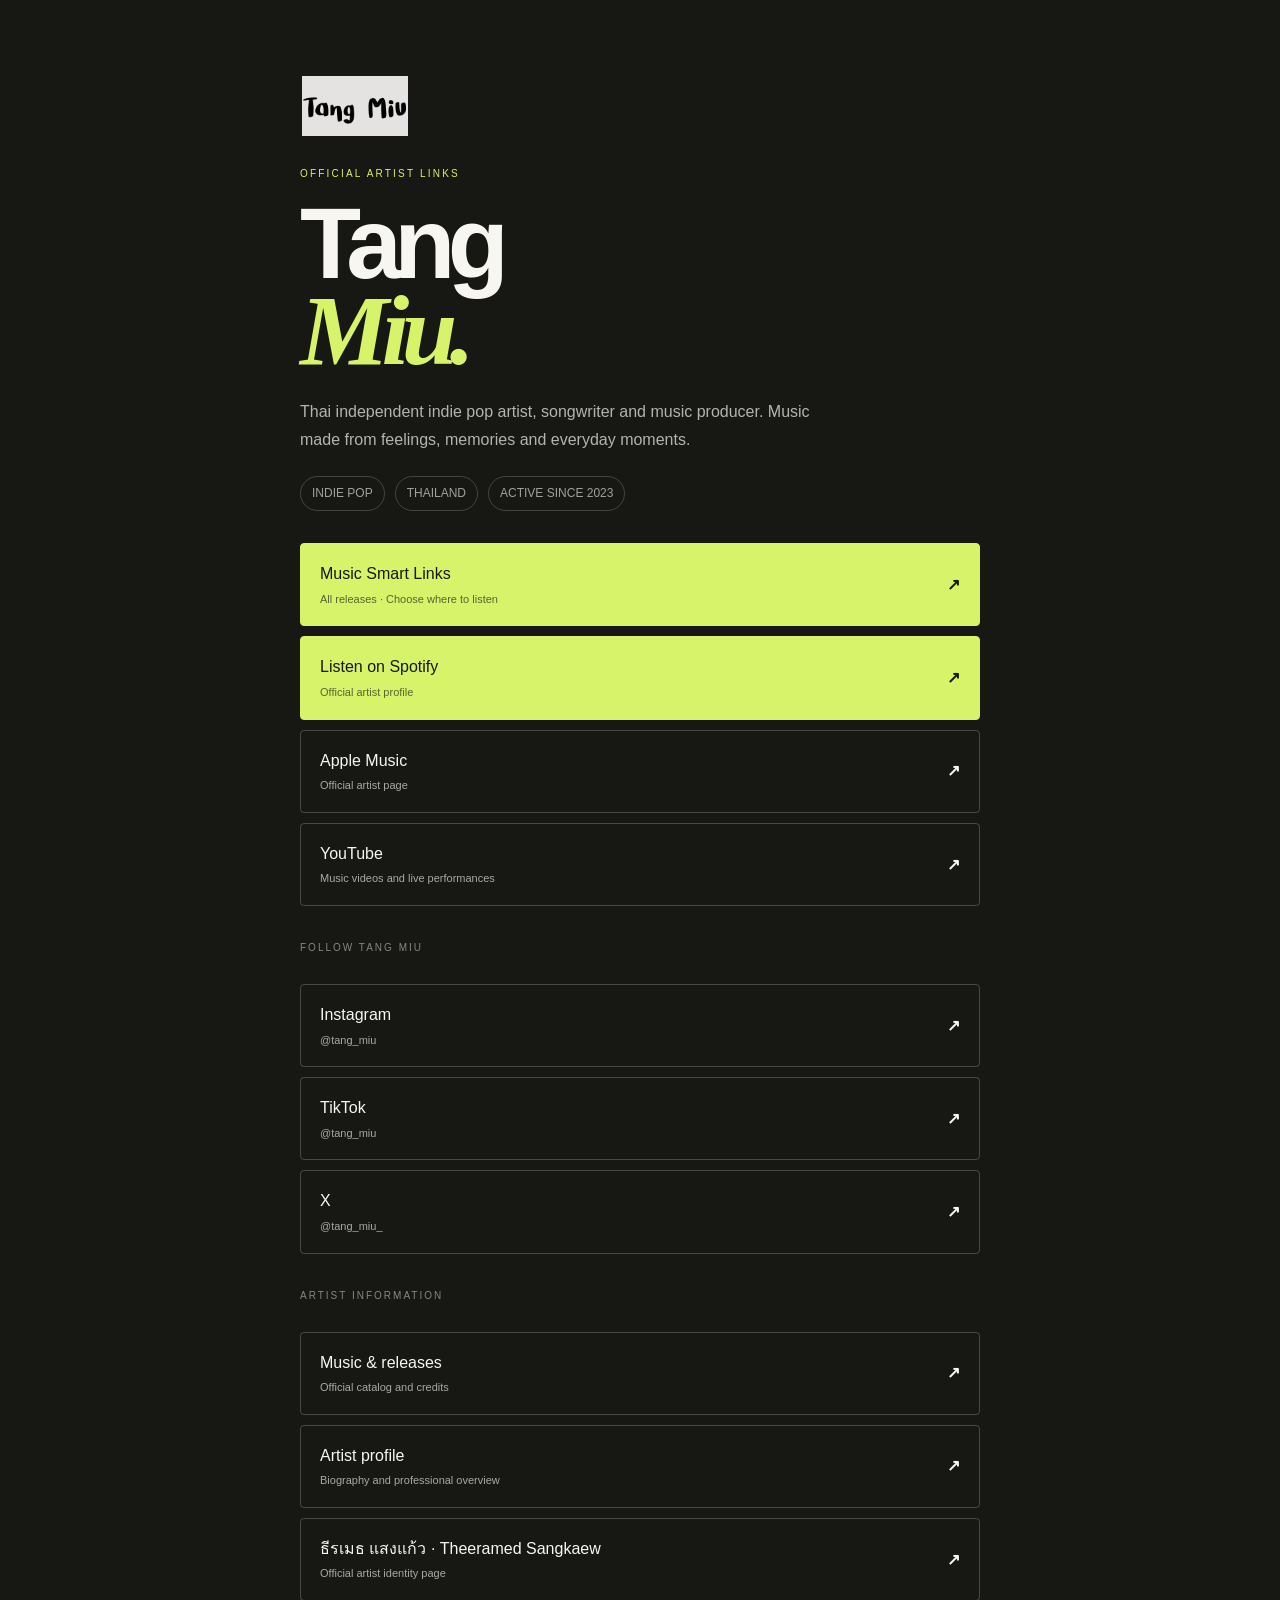
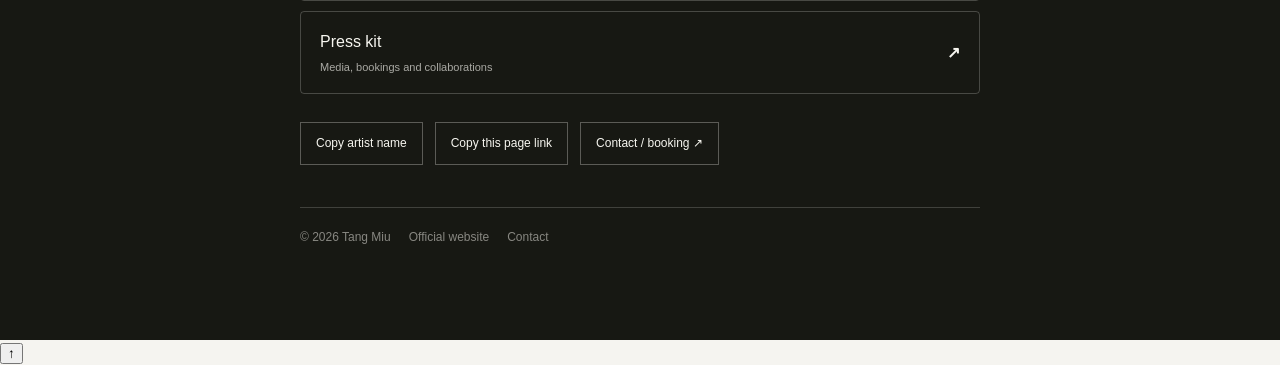
<file: links.html>
<!doctype html>
<html lang="en">
<head>
  <meta charset="utf-8">
  <meta name="viewport" content="width=device-width, initial-scale=1">
  <title>Tang Miu — Official Social Links, Music & Artist Profiles</title>
  <meta name="description" content="All official links for Tang Miu (ธีรเมธ แสงแก้ว / Theeramed Sangkaew), Thai independent indie pop artist, songwriter and music producer. Listen, watch and follow.">
  <meta name="robots" content="index,follow,max-image-preview:large">
  <meta name="theme-color" content="#171813">
  <link rel="canonical" href="https://tang-miu-official.vercel.app/links.html">
  <meta property="og:type" content="profile">
  <meta property="og:site_name" content="Tang Miu">
  <meta property="og:title" content="Tang Miu — Official Social Links">
  <meta property="og:description" content="Listen to Tang Miu, watch official videos and find the artist's official social profiles in one place.">
  <meta property="og:url" content="https://tang-miu-official.vercel.app/links.html">
  <meta property="og:image" content="https://tang-miu-official.vercel.app/assets/buca-stage.jpg">
  <meta property="og:image:alt" content="Tang Miu performing live on stage">
  <meta name="twitter:card" content="summary_large_image">
  <meta name="twitter:title" content="Tang Miu — Official Social Links">
  <meta name="twitter:description" content="Official music, videos and social profiles for Tang Miu.">
  <meta name="twitter:image" content="https://tang-miu-official.vercel.app/assets/buca-stage.jpg">
  <link rel="icon" href="assets/logo.png" type="image/png">
  <link rel="stylesheet" href="style.css">
  <script type="application/ld+json">
  {
    "@context":"https://schema.org",
    "@type":"ProfilePage",
    "@id":"https://tang-miu-official.vercel.app/links.html#profile",
    "url":"https://tang-miu-official.vercel.app/links.html",
    "name":"Tang Miu — Official Social Links",
    "description":"Official music and social profile links for Tang Miu, also known as Theeramed Sangkaew (ธีรเมธ แสงแก้ว).",
    "mainEntity":{
      "@type":"Person",
      "@id":"https://tang-miu-official.vercel.app/#artist",
      "name":"Tang Miu",
      "alternateName":["Theeramed Sangkaew","ธีรเมธ แสงแก้ว"],
      "url":"https://tang-miu-official.vercel.app/",
      "jobTitle":["Independent Music Artist","Musician","Songwriter","Music Producer"],
      "sameAs":[
        "https://open.spotify.com/artist/5D7LFFXi8tcAzjPh58jFaW",
        "https://music.apple.com/th/artist/tang-miu/1824698604",
        "https://youtube.com/@tang_miu",
        "https://www.instagram.com/tang_miu",
        "https://www.tiktok.com/@tang_miu",
        "https://x.com/tang_miu_",
        "https://tang-miu-official.vercel.app/artist.html",
        "https://tang-miu-official.vercel.app/theeramed-sangkaew.html"
      ]
    }
  }
  </script>
  <style>
    .link-hub { min-height:100vh; background:#171813; color:#f7f6f0; padding:clamp(28px,6vw,76px) 20px; }
    .link-hub-inner { max-width:680px; margin:0 auto; }
    .link-hub .brand-mark { width:110px; max-height:60px; object-fit:contain; filter:invert(1); margin-bottom:30px; }
    .link-hub .hub-kicker { color:#d6f36a; font-size:10px; letter-spacing:.22em; text-transform:uppercase; }
    .link-hub h1 { font-size:clamp(54px,12vw,100px); line-height:.86; letter-spacing:-.075em; margin:18px 0 24px; }
    .link-hub h1 em { color:#d6f36a; font-family:'Playfair Display',serif; }
    .link-hub .hub-bio { max-width:520px; color:rgba(247,246,240,.7); line-height:1.75; }
    .hub-identity { display:flex; flex-wrap:wrap; gap:10px; margin:22px 0 32px; color:rgba(247,246,240,.62); font-size:12px; }
    .hub-identity span { border:1px solid rgba(247,246,240,.2); border-radius:100px; padding:7px 11px; }
    .hub-links { display:grid; gap:10px; margin:28px 0; }
    .hub-links a { display:flex; justify-content:space-between; align-items:center; gap:20px; padding:17px 19px; border:1px solid rgba(247,246,240,.22); border-radius:4px; color:#f7f6f0; transition:background .2s ease,color .2s ease,transform .2s ease; }
    .hub-links a:hover { background:#d6f36a; color:#171813; transform:translateY(-2px); }
    .hub-links a.primary { background:#d6f36a; color:#171813; border-color:#d6f36a; }
    .hub-links small { display:block; margin-top:4px; opacity:.65; font-size:11px; }
    .hub-section-title { margin:34px 0 12px; color:rgba(247,246,240,.5); font-size:10px; letter-spacing:.2em; text-transform:uppercase; }
    .hub-actions { display:flex; flex-wrap:wrap; gap:12px; margin:24px 0 42px; }
    .hub-actions button,.hub-actions a { background:transparent; color:#f7f6f0; border:1px solid rgba(247,246,240,.3); padding:11px 15px; cursor:pointer; font:inherit; font-size:12px; }
    .hub-footer { display:flex; flex-wrap:wrap; gap:18px; border-top:1px solid rgba(247,246,240,.18); padding-top:20px; color:rgba(247,246,240,.5); font-size:12px; }
    .hub-footer a { color:inherit; }
    @media (prefers-reduced-motion:reduce) { .hub-links a { transition:none; } }
  </style>
  <script>
    (function () {
      if (window.location.hostname !== "tangmiu.github.io") return;
      var oldBase = "/tang-miu-official";
      var oldPath = window.location.pathname;
      var newPath = oldPath.indexOf(oldBase) === 0 ? oldPath.slice(oldBase.length) : oldPath;
      if (!newPath || newPath.charAt(0) !== "/") newPath = "/" + newPath;
      window.location.replace("https://tang-miu-official.vercel.app" + newPath + window.location.search + window.location.hash);
    })();
  </script>
</head>
<body>
  <main class="link-hub" id="main">
    <div class="link-hub-inner">
      <a href="index.html" aria-label="Tang Miu official website"><img class="brand-mark" src="assets/logo.png" alt="Tang Miu"></a>
      <p class="hub-kicker">OFFICIAL ARTIST LINKS</p>
      <h1>Tang<br><em>Miu.</em></h1>
      <p class="hub-bio">Thai independent indie pop artist, songwriter and music producer. Music made from feelings, memories and everyday moments.</p>
      <div class="hub-identity"><span>INDIE POP</span><span>THAILAND</span><span>ACTIVE SINCE 2023</span></div>
      <div class="hub-links" aria-label="Listen to music">
        <a class="primary" href="listen.html"><span>Music Smart Links<small>All releases · Choose where to listen</small></span><b>↗</b></a>
        <a class="primary" href="https://open.spotify.com/artist/5D7LFFXi8tcAzjPh58jFaW" target="_blank" rel="noopener noreferrer"><span>Listen on Spotify<small>Official artist profile</small></span><b>↗</b></a>
        <a href="https://music.apple.com/th/artist/tang-miu/1824698604" target="_blank" rel="noopener noreferrer"><span>Apple Music<small>Official artist page</small></span><b>↗</b></a>
        <a href="https://youtube.com/@tang_miu" target="_blank" rel="noopener noreferrer"><span>YouTube<small>Music videos and live performances</small></span><b>↗</b></a>
      </div>
      <p class="hub-section-title">Follow Tang Miu</p>
      <div class="hub-links" aria-label="Official social profiles">
        <a href="https://www.instagram.com/tang_miu" target="_blank" rel="noopener noreferrer"><span>Instagram<small>@tang_miu</small></span><b>↗</b></a>
        <a href="https://www.tiktok.com/@tang_miu" target="_blank" rel="noopener noreferrer"><span>TikTok<small>@tang_miu</small></span><b>↗</b></a>
        <a href="https://x.com/tang_miu_" target="_blank" rel="noopener noreferrer"><span>X<small>@tang_miu_</small></span><b>↗</b></a>
      </div>
      <p class="hub-section-title">Artist information</p>
      <div class="hub-links">
        <a href="index.html#music"><span>Music &amp; releases<small>Official catalog and credits</small></span><b>↗</b></a>
        <a href="artist.html"><span>Artist profile<small>Biography and professional overview</small></span><b>↗</b></a>
        <a href="theeramed-sangkaew.html"><span>ธีรเมธ แสงแก้ว · Theeramed Sangkaew<small>Official artist identity page</small></span><b>↗</b></a>
        <a href="press-kit.html"><span>Press kit<small>Media, bookings and collaborations</small></span><b>↗</b></a>
      </div>
      <div class="hub-actions">
        <button id="copy-artist-name" type="button">Copy artist name</button>
        <button id="copy-artist-link" type="button">Copy this page link</button>
        <a href="mailto:tangmiuofficial@gmail.com">Contact / booking ↗</a>
      </div>
      <div class="hub-footer"><span>© 2026 Tang Miu</span><a href="index.html">Official website</a><a href="mailto:tangmiuofficial@gmail.com">Contact</a></div>
      <p id="copy-status" class="hub-bio" aria-live="polite"></p>
    </div>
  </main>
  <script>
    async function copyHubValue(value, label) {
      const status = document.getElementById('copy-status');
      try {
        await navigator.clipboard.writeText(value);
        status.textContent = label + ' copied.';
      } catch (_) {
        const field = document.createElement('textarea');
        field.value = value;
        field.setAttribute('readonly', '');
        field.style.position = 'absolute';
        field.style.left = '-9999px';
        document.body.appendChild(field);
        field.select();
        const copied = document.execCommand('copy');
        field.remove();
        status.textContent = copied ? label + ' copied.' : 'Copy is not available in this browser.';
      }
    }
    document.getElementById('copy-artist-name').addEventListener('click', () => copyHubValue('Tang Miu', 'Artist name'));
    document.getElementById('copy-artist-link').addEventListener('click', () => copyHubValue('https://tang-miu-official.vercel.app/links.html', 'Page link'));
  </script>
<script src="app.js" defer></script>
</body>
</html>
</file>
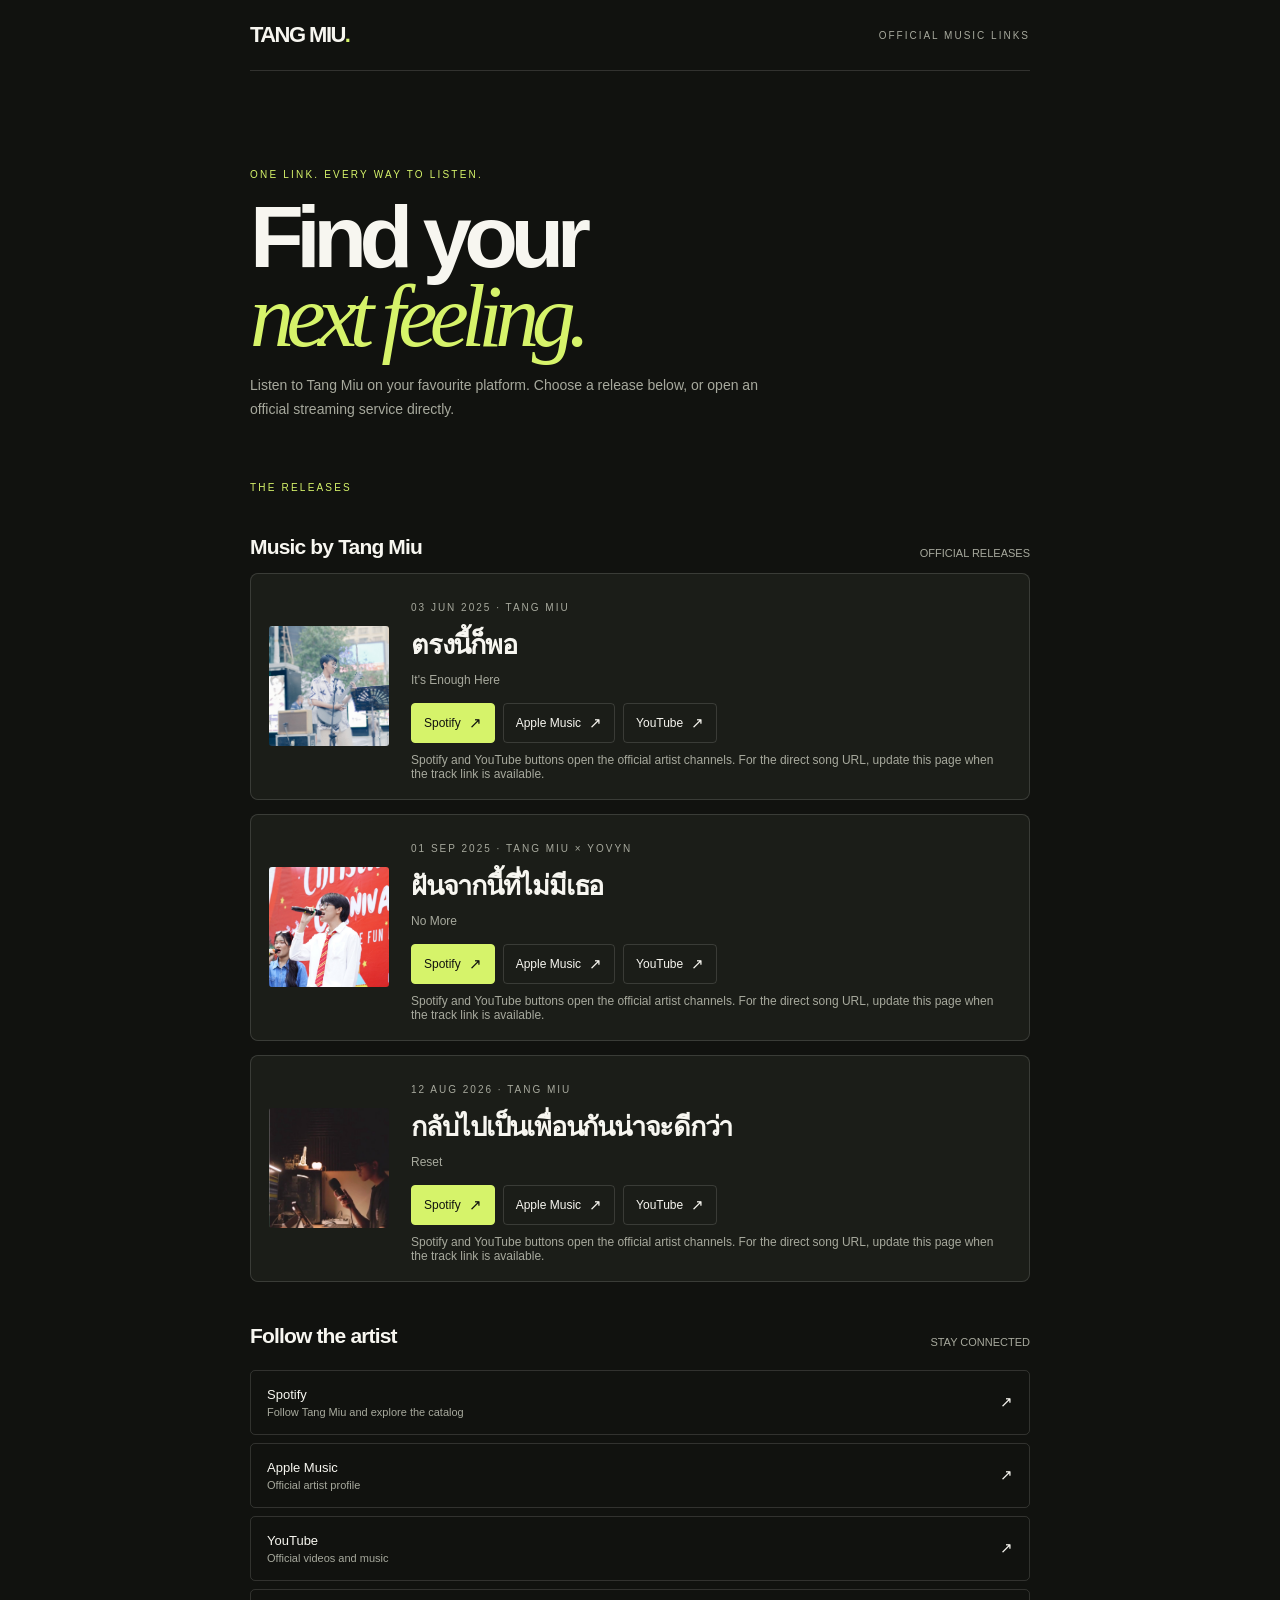
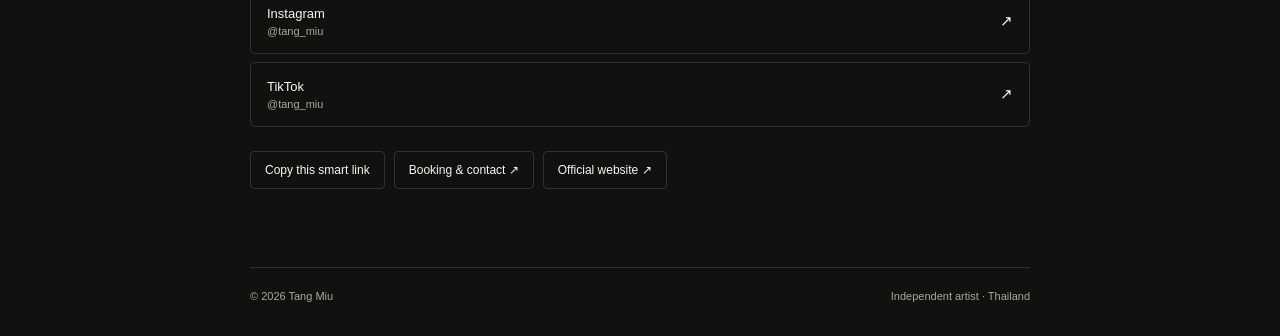
<file: listen.html>
<!doctype html>
<html lang="en">
<head>
  <meta charset="utf-8">
  <meta name="viewport" content="width=device-width, initial-scale=1">
  <meta name="theme-color" content="#11120f">
  <meta name="description" content="Listen to Tang Miu everywhere. Official music smart links for Spotify, Apple Music and YouTube.">
  <meta property="og:site_name" content="Tang Miu">
  <meta property="og:title" content="Listen to Tang Miu — Official Music Links">
  <meta property="og:description" content="One link. Every way to listen. Official music links by Tang Miu.">
  <meta property="og:type" content="website">
  <meta property="og:url" content="https://tang-miu-official.vercel.app/listen.html">
  <link rel="canonical" href="https://tang-miu-official.vercel.app/listen.html">
  <meta name="twitter:card" content="summary_large_image">
  <meta name="twitter:title" content="Listen to Tang Miu — Official Music Links">
  <meta name="twitter:description" content="One link. Every way to listen. Official music links by Tang Miu.">
  <meta name="twitter:image" content="https://tang-miu-official.vercel.app/assets/buca-stage.jpg">
  <meta property="og:image" content="https://tang-miu-official.vercel.app/assets/buca-stage.jpg">
  <link rel="icon" href="assets/logo.png" type="image/png">
  <title>Listen — Tang Miu Official Music Links</title>
  <style>
    :root{color-scheme:dark;--bg:#11120f;--panel:#1b1d18;--ink:#f7f6f0;--muted:#a7a99d;--lime:#d6f36a;--line:rgba(247,246,240,.14)}
    *{box-sizing:border-box}html{scroll-behavior:smooth}body{margin:0;background:var(--bg);color:var(--ink);font-family:Inter,-apple-system,BlinkMacSystemFont,"Segoe UI",sans-serif}
    a{color:inherit;text-decoration:none}button{font:inherit}.shell{width:min(100% - 32px,780px);margin:auto}
    header{display:flex;justify-content:space-between;align-items:center;padding:22px 0;border-bottom:1px solid var(--line)}.wordmark{font-weight:850;letter-spacing:-.07em;font-size:22px}.wordmark span{color:var(--lime)}.tiny{font-size:10px;letter-spacing:.2em;text-transform:uppercase;color:var(--muted)}
    .hero{padding:clamp(42px,9vw,88px) 0 36px}.eyebrow{color:var(--lime);font-size:10px;letter-spacing:.22em;text-transform:uppercase}.hero h1{font-size:clamp(48px,12vw,88px);letter-spacing:-.085em;line-height:.9;margin:17px 0 18px}.hero h1 em{font-family:Georgia,serif;font-weight:400;color:var(--lime)}.intro{max-width:520px;line-height:1.7;color:var(--muted);font-size:14px}
    .release{display:grid;grid-template-columns:120px 1fr;gap:22px;align-items:center;background:var(--panel);border:1px solid var(--line);padding:18px;margin:14px 0;border-radius:8px}.cover{width:120px;aspect-ratio:1;object-fit:cover;background:#292b24;border-radius:3px}.cover-placeholder{display:grid;place-items:center;color:var(--lime);font-size:42px;font-weight:800;letter-spacing:-.08em}.release h2{font-size:clamp(19px,4vw,27px);letter-spacing:-.045em;margin:7px 0}.release .subtitle{font-size:12px;color:var(--muted);margin:0}.platforms{display:flex;flex-wrap:wrap;gap:8px;margin-top:16px}.platform{display:inline-flex;align-items:center;gap:8px;border:1px solid var(--line);border-radius:4px;padding:10px 12px;font-size:12px;transition:.18s}.platform:hover,.platform.primary{background:var(--lime);border-color:var(--lime);color:var(--bg)}.arrow{font-size:15px}.section-head{display:flex;justify-content:space-between;align-items:end;margin:42px 0 14px}.section-head h2{font-size:21px;letter-spacing:-.04em;margin:0}.section-head p{font-size:11px;color:var(--muted);margin:0}.all-links{display:grid;gap:8px;margin:22px 0}.all-link{display:flex;justify-content:space-between;align-items:center;padding:16px;border:1px solid var(--line);border-radius:5px;font-size:13px}.all-link:hover{border-color:var(--lime)}.all-link small{display:block;color:var(--muted);font-size:11px;margin-top:4px}.tools{display:flex;flex-wrap:wrap;gap:9px;margin:24px 0 46px}.tool{background:transparent;color:var(--ink);border:1px solid var(--line);padding:11px 14px;border-radius:4px;cursor:pointer;font-size:12px}.tool:hover{border-color:var(--lime)}.status{min-height:20px;color:var(--lime);font-size:12px}footer{border-top:1px solid var(--line);padding:22px 0 34px;display:flex;justify-content:space-between;gap:12px;flex-wrap:wrap;color:var(--muted);font-size:11px}.hidden{display:none!important}
    @media(max-width:520px){.release{grid-template-columns:88px 1fr;gap:14px;padding:12px}.cover{width:88px}.platform{padding:9px 10px}.release h2{font-size:19px}.hero{padding-top:52px}}
    @media(prefers-reduced-motion:reduce){*{scroll-behavior:auto;transition:none!important}}
  </style>
  <script>
    (function () {
      if (window.location.hostname !== "tangmiu.github.io") return;
      var oldBase = "/tang-miu-official";
      var oldPath = window.location.pathname;
      var newPath = oldPath.indexOf(oldBase) === 0 ? oldPath.slice(oldBase.length) : oldPath;
      if (!newPath || newPath.charAt(0) !== "/") newPath = "/" + newPath;
      window.location.replace("https://tang-miu-official.vercel.app" + newPath + window.location.search + window.location.hash);
    })();
  </script>
</head>
<body>
  <div class="shell">
    <header><a class="wordmark" href="index.html" aria-label="Tang Miu official website">TANG MIU<span>.</span></a><span class="tiny">Official music links</span></header>
    <main>
      <section class="hero" id="hero">
        <p class="eyebrow">One link. Every way to listen.</p>
        <h1 id="hero-title">Find your<br><em>next feeling.</em></h1>
        <p class="intro" id="hero-intro">Listen to Tang Miu on your favourite platform. Choose a release below, or open an official streaming service directly.</p>
      </section>
      <section id="featured" aria-live="polite"></section>
      <div class="section-head"><h2 id="catalog-title">Music by Tang Miu</h2><p>OFFICIAL RELEASES</p></div>
      <section id="catalog" aria-label="Tang Miu music catalog"></section>
      <div class="section-head"><h2>Follow the artist</h2><p>STAY CONNECTED</p></div>
      <nav class="all-links" aria-label="Official artist profiles">
        <a class="all-link" href="https://open.spotify.com/artist/5D7LFFXi8tcAzjPh58jFaW" target="_blank" rel="noopener noreferrer"><span>Spotify<small>Follow Tang Miu and explore the catalog</small></span><span class="arrow">↗</span></a>
        <a class="all-link" href="https://music.apple.com/th/artist/tang-miu/1824698604" target="_blank" rel="noopener noreferrer"><span>Apple Music<small>Official artist profile</small></span><span class="arrow">↗</span></a>
        <a class="all-link" href="https://youtube.com/@tang_miu" target="_blank" rel="noopener noreferrer"><span>YouTube<small>Official videos and music</small></span><span class="arrow">↗</span></a>
        <a class="all-link" href="https://www.instagram.com/tang_miu" target="_blank" rel="noopener noreferrer"><span>Instagram<small>@tang_miu</small></span><span class="arrow">↗</span></a>
        <a class="all-link" href="https://www.tiktok.com/@tang_miu" target="_blank" rel="noopener noreferrer"><span>TikTok<small>@tang_miu</small></span><span class="arrow">↗</span></a>
      </nav>
      <div class="tools"><button class="tool" id="copy-page">Copy this smart link</button><a class="tool" href="mailto:tangmiuofficial@gmail.com">Booking & contact ↗</a><a class="tool" href="index.html">Official website ↗</a></div>
      <p class="status" id="status" role="status" aria-live="polite"></p>
    </main>
    <footer><span>© 2026 Tang Miu</span><span>Independent artist · Thailand</span></footer>
  </div>
  <script>
    const BASE = 'https://tang-miu-official.vercel.app/listen.html';
    const spotifyArtist = 'https://open.spotify.com/artist/5D7LFFXi8tcAzjPh58jFaW';
    const youtubeArtist = 'https://youtube.com/@tang_miu';
    const releases = [
      {slug:'its-enough-here',title:'ตรงนี้ก็พอ',english:"It's Enough Here",artist:'Tang Miu',date:'03 JUN 2025',cover:'assets/live-guitar.jpg',spotify:spotifyArtist,apple:'https://music.apple.com/th/album/%E0%B8%95%E0%B8%A3%E0%B8%87%E0%B8%99-%E0%B8%81-%E0%B8%9E%E0%B8%AD-single/1824698603',youtube:youtubeArtist,desc:'A song about accepting where you are, and finding peace in what is here.'},
      {slug:'no-more',title:'ฝันจากนี้ที่ไม่มีเธอ',english:'No More',artist:'Tang Miu × YOVYN',date:'01 SEP 2025',cover:'assets/live-red-01.jpg',spotify:spotifyArtist,apple:'https://music.apple.com/us/album/%E0%B8%9D-%E0%B8%99%E0%B8%88%E0%B8%B2%E0%B8%81%E0%B8%99-%E0%B8%97-%E0%B9%84%E0%B8%A1-%E0%B8%A1-%E0%B9%80%E0%B8%98%E0%B8%AD-single/6780693541',youtube:youtubeArtist,desc:'A collaboration with YOVYN about memories, moving on, and letting the past be the past.'},
      {slug:'reset',title:'กลับไปเป็นเพื่อนกันน่าจะดีกว่า',english:'Reset',artist:'Tang Miu',date:'12 AUG 2026',cover:'assets/studio.jpg',spotify:spotifyArtist,apple:'https://music.apple.com/us/album/%E0%B8%81%E0%B8%A5-%E0%B8%9A%E0%B9%84%E0%B8%9B%E0%B9%80%E0%B8%9B-%E0%B8%99%E0%B9%80%E0%B8%9E-%E0%B8%AD%E0%B8%99%E0%B8%81-%E0%B8%99%E0%B8%99-%E0%B8%B2%E0%B8%88%E0%B8%B0%E0%B8%94-%E0%B8%81%E0%B8%A7-%E0%B8%B2-single/6816779383',youtube:youtubeArtist,desc:'Sometimes the kindest way forward is to return to friendship.'}
    ];
    const qs = new URLSearchParams(location.search);
    const chosenSlug = (qs.get('track') || '').toLowerCase();
    const chosen = releases.find(r => r.slug === chosenSlug);
    const platforms = r => [
      ['Spotify',r.spotify,'primary'],
      ['Apple Music',r.apple,''],
      ['YouTube',r.youtube,'']
    ];
    function platformButtons(r){return '<div class="platforms">'+platforms(r).map(([name,url,cls])=>'<a class="platform '+cls+'" href="'+url+'" target="_blank" rel="noopener noreferrer">'+name+' <span class="arrow">↗</span></a>').join('')+'</div>'}
    function releaseCard(r,featured=false){
      return '<article class="release" id="'+r.slug+'"><img class="cover" src="'+r.cover+'" alt="Tang Miu — '+r.title+' cover artwork" loading="lazy" onerror="this.outerHTML=\'<div class=&quot;cover cover-placeholder&quot; aria-hidden=&quot;true&quot;>TM.</div>\'"><div><p class="tiny">'+r.date+' · '+r.artist+'</p><h2>'+r.title+'</h2><p class="subtitle">'+r.english+'</p>'+(featured?'<p class="intro">'+r.desc+'</p>':'')+platformButtons(r)+'<p class="subtitle" style="margin-top:10px">Spotify and YouTube buttons open the official artist channels. For the direct song URL, update this page when the track link is available.</p></div></article>';
    }
    const featured = document.getElementById('featured');
    const catalog = document.getElementById('catalog');
    if(chosen){
      document.title = chosen.title+' — Listen everywhere | Tang Miu';
      document.querySelector('meta[name="description"]').content = 'Listen to '+chosen.title+' by '+chosen.artist+' on Spotify, Apple Music and YouTube.';
      document.querySelector('meta[property="og:title"]').content = chosen.title+' — Tang Miu';
      document.querySelector('meta[property="og:description"]').content = 'Listen to this release by Tang Miu on your favourite platform.';
      document.getElementById('hero-title').innerHTML = 'Listen to<br><em>'+chosen.title+'</em>';
      document.getElementById('hero-intro').textContent = chosen.english+' · '+chosen.artist+' · Choose where to listen.';
      document.getElementById('catalog-title').textContent = 'More music';
      featured.innerHTML = releaseCard(chosen,true);
      catalog.innerHTML = releases.filter(r=>r.slug!==chosen.slug).map(r=>releaseCard(r)).join('');
    } else {
      featured.innerHTML = '<p class="eyebrow">THE RELEASES</p>';
      catalog.innerHTML = releases.map(r=>releaseCard(r)).join('');
    }
    document.getElementById('copy-page').addEventListener('click',async()=>{
      const url = chosen ? BASE+'?track='+encodeURIComponent(chosen.slug) : BASE;
      const status=document.getElementById('status');
      try{await navigator.clipboard.writeText(url);status.textContent='Smart link copied: '+url}
      catch(e){status.textContent='Copy this link: '+url}
    });
  </script>
</body>
</html>
</file>
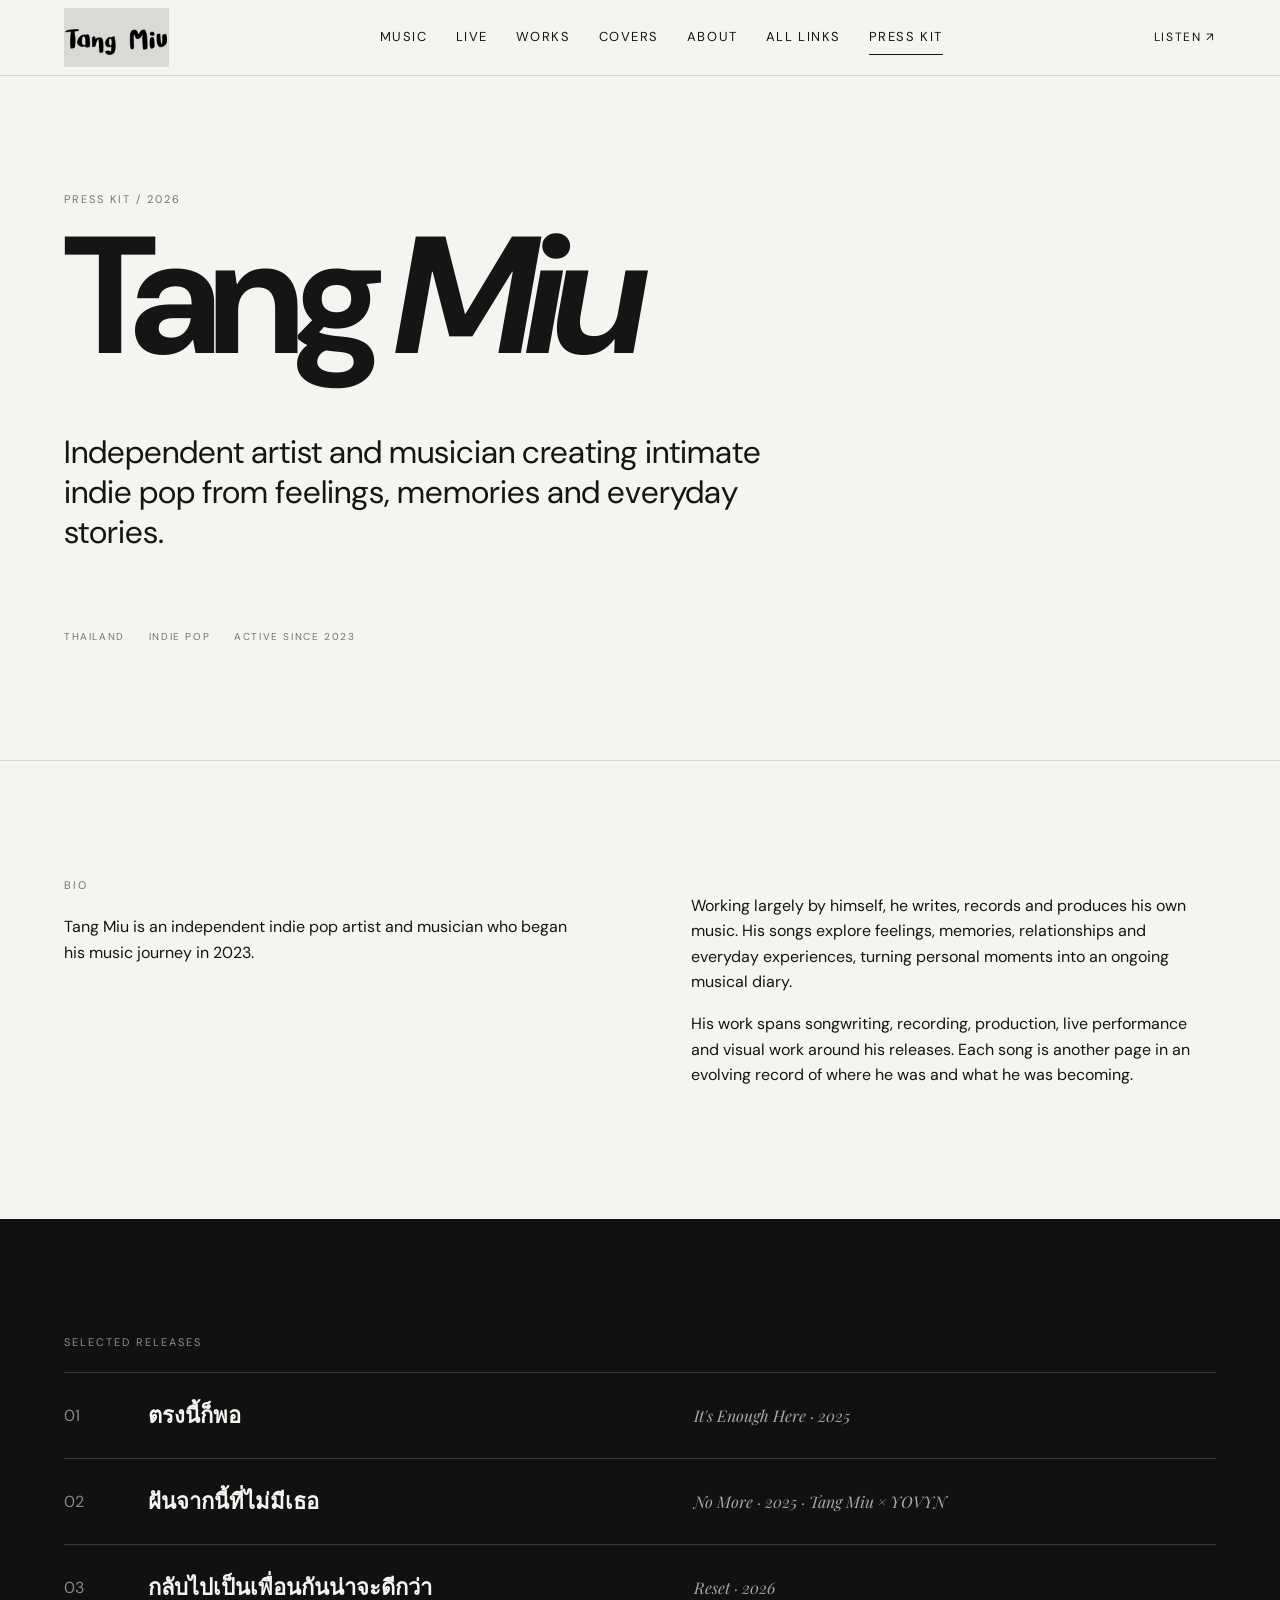
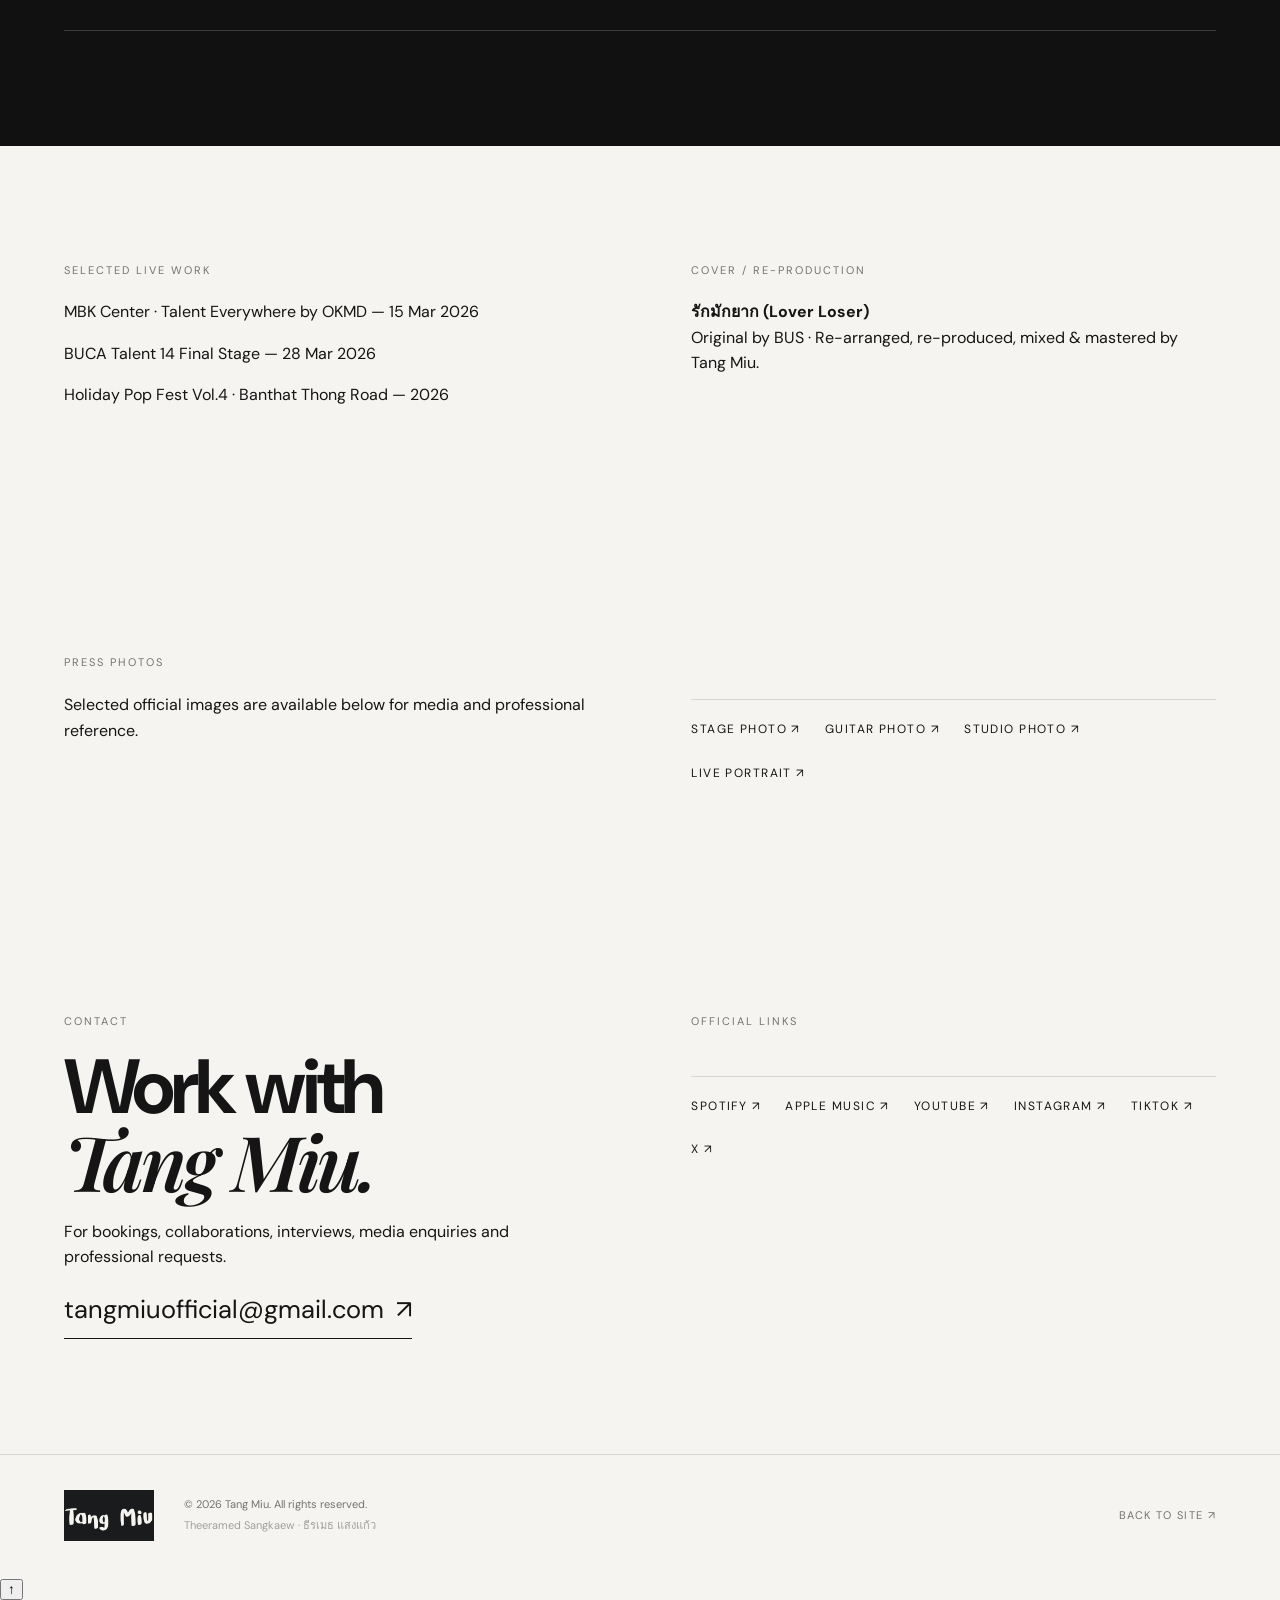
<file: press-kit.html>
<!doctype html>
<html lang="en">
<head>
<meta charset="utf-8">
<meta name="viewport" content="width=device-width, initial-scale=1">
<meta name="description" content="Tang Miu press kit — official artist biography, selected releases, live work, social profiles and contact information.">
<meta name="robots" content="index,follow,max-image-preview:large">
<link rel="canonical" href="https://tang-miu-official.vercel.app/press-kit.html">
<meta property="og:type" content="profile">
<meta property="og:title" content="Tang Miu — Press Kit">
<meta property="og:description" content="Official artist press kit for Tang Miu.">
<meta property="og:url" content="https://tang-miu-official.vercel.app/press-kit.html">
<meta property="og:image" content="https://tang-miu-official.vercel.app/assets/buca-stage.jpg">
<meta property="og:image:alt" content="Tang Miu performing live on stage">
<meta name="twitter:card" content="summary_large_image">
<meta name="twitter:title" content="Tang Miu — Press Kit">
<meta name="twitter:description" content="Official artist biography, music releases, live work and contact details.">
<meta name="twitter:image" content="https://tang-miu-official.vercel.app/assets/buca-stage.jpg">
<link rel="icon" href="assets/logo.png" type="image/png">
<link rel="preconnect" href="https://fonts.googleapis.com">
<link rel="preconnect" href="https://fonts.gstatic.com" crossorigin>
<link href="https://fonts.googleapis.com/css2?family=DM+Sans:wght@400;500;600;700&family=Playfair+Display:ital,wght@0,600;0,700;1,600&display=swap" rel="stylesheet">
<link rel="stylesheet" href="style.css">
<script type="application/ld+json">
{
 "@context":"https://schema.org",
 "@type":"ProfilePage",
 "name":"Tang Miu — Press Kit",
 "url":"https://tang-miu-official.vercel.app/press-kit.html",
 "mainEntity":{
   "@type":"Person",
   "@id":"https://tang-miu-official.vercel.app/#artist",
   "name":"Tang Miu",
   "alternateName":["Theeramed Sangkaew","ธีรเมธ แสงแก้ว"],
   "jobTitle":"Independent Artist and Musician",
   "url":"https://tang-miu-official.vercel.app/",
   "sameAs":[
     "https://open.spotify.com/artist/5D7LFFXi8tcAzjPh58jFaW",
     "https://music.apple.com/th/artist/tang-miu/1824698604",
     "https://youtube.com/@tang_miu",
     "https://www.instagram.com/tang_miu",
     "https://www.tiktok.com/@tang_miu",
     "https://x.com/tang_miu_",
     "https://tang-miu-official.vercel.app/links.html"
   ]
 }
}
</script>
<title>Tang Miu — Press Kit</title>
  <script>
    (function () {
      if (window.location.hostname !== "tangmiu.github.io") return;
      var oldBase = "/tang-miu-official";
      var oldPath = window.location.pathname;
      var newPath = oldPath.indexOf(oldBase) === 0 ? oldPath.slice(oldBase.length) : oldPath;
      if (!newPath || newPath.charAt(0) !== "/") newPath = "/" + newPath;
      window.location.replace("https://tang-miu-official.vercel.app" + newPath + window.location.search + window.location.hash);
    })();
  </script>
</head>
<body>
<a class="skip-link" href="#main">Skip to content</a>
<header class="site-header">
<a class="brand" href="index.html" aria-label="Tang Miu home"><img src="assets/logo.png" alt="Tang Miu"></a>
<nav aria-label="Primary navigation">
<a href="index.html#music">Music</a><a href="index.html#live">Live</a><a href="works.html">Works</a><a href="index.html#covers">Covers</a><a href="index.html#about">About</a><a href="links.html">All links</a><a href="press-kit.html" aria-current="page">Press Kit</a>
</nav>
<a class="header-link" href="https://open.spotify.com/artist/5D7LFFXi8tcAzjPh58jFaW" target="_blank" rel="noopener noreferrer">Listen ↗</a>
</header>

<main id="main">
<section class="profile-hero section">
<p class="section-kicker">PRESS KIT / 2026</p>
<h1>Tang <em>Miu</em></h1>
<p class="profile-lede">Independent artist and musician creating intimate indie pop from feelings, memories and everyday stories.</p>
<div class="profile-meta"><span>THAILAND</span><span>INDIE POP</span><span>ACTIVE SINCE 2023</span></div>
</section>

<section class="section">
<div class="profile-grid">
<div>
<p class="section-kicker">BIO</p>
<p class="profile-copy lead">Tang Miu is an independent indie pop artist and musician who began his music journey in 2023.</p>
</div>
<div class="profile-copy">
<p>Working largely by himself, he writes, records and produces his own music. His songs explore feelings, memories, relationships and everyday experiences, turning personal moments into an ongoing musical diary.</p>
<p>His work spans songwriting, recording, production, live performance and visual work around his releases. Each song is another page in an evolving record of where he was and what he was becoming.</p>
</div>
</div>
</section>

<section class="section profile-dark">
<p class="section-kicker">SELECTED RELEASES</p>
<div class="profile-tracks">
<div><span>01</span><strong>ตรงนี้ก็พอ</strong><em>It's Enough Here · 2025</em></div>
<div><span>02</span><strong>ฝันจากนี้ที่ไม่มีเธอ</strong><em>No More · 2025 · with YOVYN</em></div>
<div><span>03</span><strong>กลับไปเป็นเพื่อนกันน่าจะดีกว่า</strong><em>Reset · 2026</em></div>
</div>
</section>

<section class="section">
<div class="profile-grid">
<div>
<p class="section-kicker">SELECTED LIVE WORK</p>
<p>MBK Center · Talent Everywhere by OKMD — 15 Mar 2026</p>
<p>BUCA Talent 14 Final Stage — 28 Mar 2026</p>
<p>Holiday Pop Fest Vol.4 · Banthat Thong Road — 2026</p>
</div>
<div>
<p class="section-kicker">COVER / RE-PRODUCTION</p>
<p><strong>รักมักยาก (Lover Loser)</strong><br>Original by BUS · Re-arranged, re-produced, mixed &amp; mastered by Tang Miu.</p>
</div>
</div>
</section>

<section class="section">
<div class="profile-grid">
<div>
<p class="section-kicker">PRESS PHOTOS</p>
<p>Selected official images are available below for media and professional reference.</p>
</div>
<div class="profile-socials">
<a href="assets/buca-stage.jpg" download>Stage photo ↗</a>
<a href="assets/live-guitar.jpg" download>Guitar photo ↗</a>
<a href="assets/studio.jpg" download>Studio photo ↗</a>
<a href="assets/live-red-01.jpg" download>Live portrait ↗</a>
</div>
</div>
</section>

<section class="section profile-contact">
<div>
<p class="section-kicker">CONTACT</p>
<h2>Work with<br><em>Tang Miu.</em></h2>
<p>For bookings, collaborations, interviews, media enquiries and professional requests.</p>
<a class="email-link" href="mailto:tangmiuofficial@gmail.com">tangmiuofficial@gmail.com ↗</a>
</div>
<div>
<p class="section-kicker">OFFICIAL LINKS</p>
<div class="profile-socials">
<a href="https://open.spotify.com/artist/5D7LFFXi8tcAzjPh58jFaW" target="_blank" rel="noopener noreferrer">Spotify ↗</a>
<a href="https://music.apple.com/th/artist/tang-miu/1824698604" target="_blank" rel="noopener noreferrer">Apple Music ↗</a>
<a href="https://youtube.com/@tang_miu" target="_blank" rel="noopener noreferrer">YouTube ↗</a>
<a href="https://www.instagram.com/tang_miu" target="_blank" rel="noopener noreferrer">Instagram ↗</a>
<a href="https://www.tiktok.com/@tang_miu" target="_blank" rel="noopener noreferrer">TikTok ↗</a>
<a href="https://x.com/tang_miu_" target="_blank" rel="noopener noreferrer">X ↗</a>
</div>
</div>
</section>
</main>

<footer class="site-footer">
<img src="assets/logo.png" alt="Tang Miu">
<div><p>© 2026 Tang Miu. All rights reserved.</p><p class="legal-name">Theeramed Sangkaew · ธีรเมธ แสงแก้ว</p></div>
<a href="index.html">Back to site ↗</a>
</footer>
<script src="app.js" defer></script>
</body>
</html>
</file>
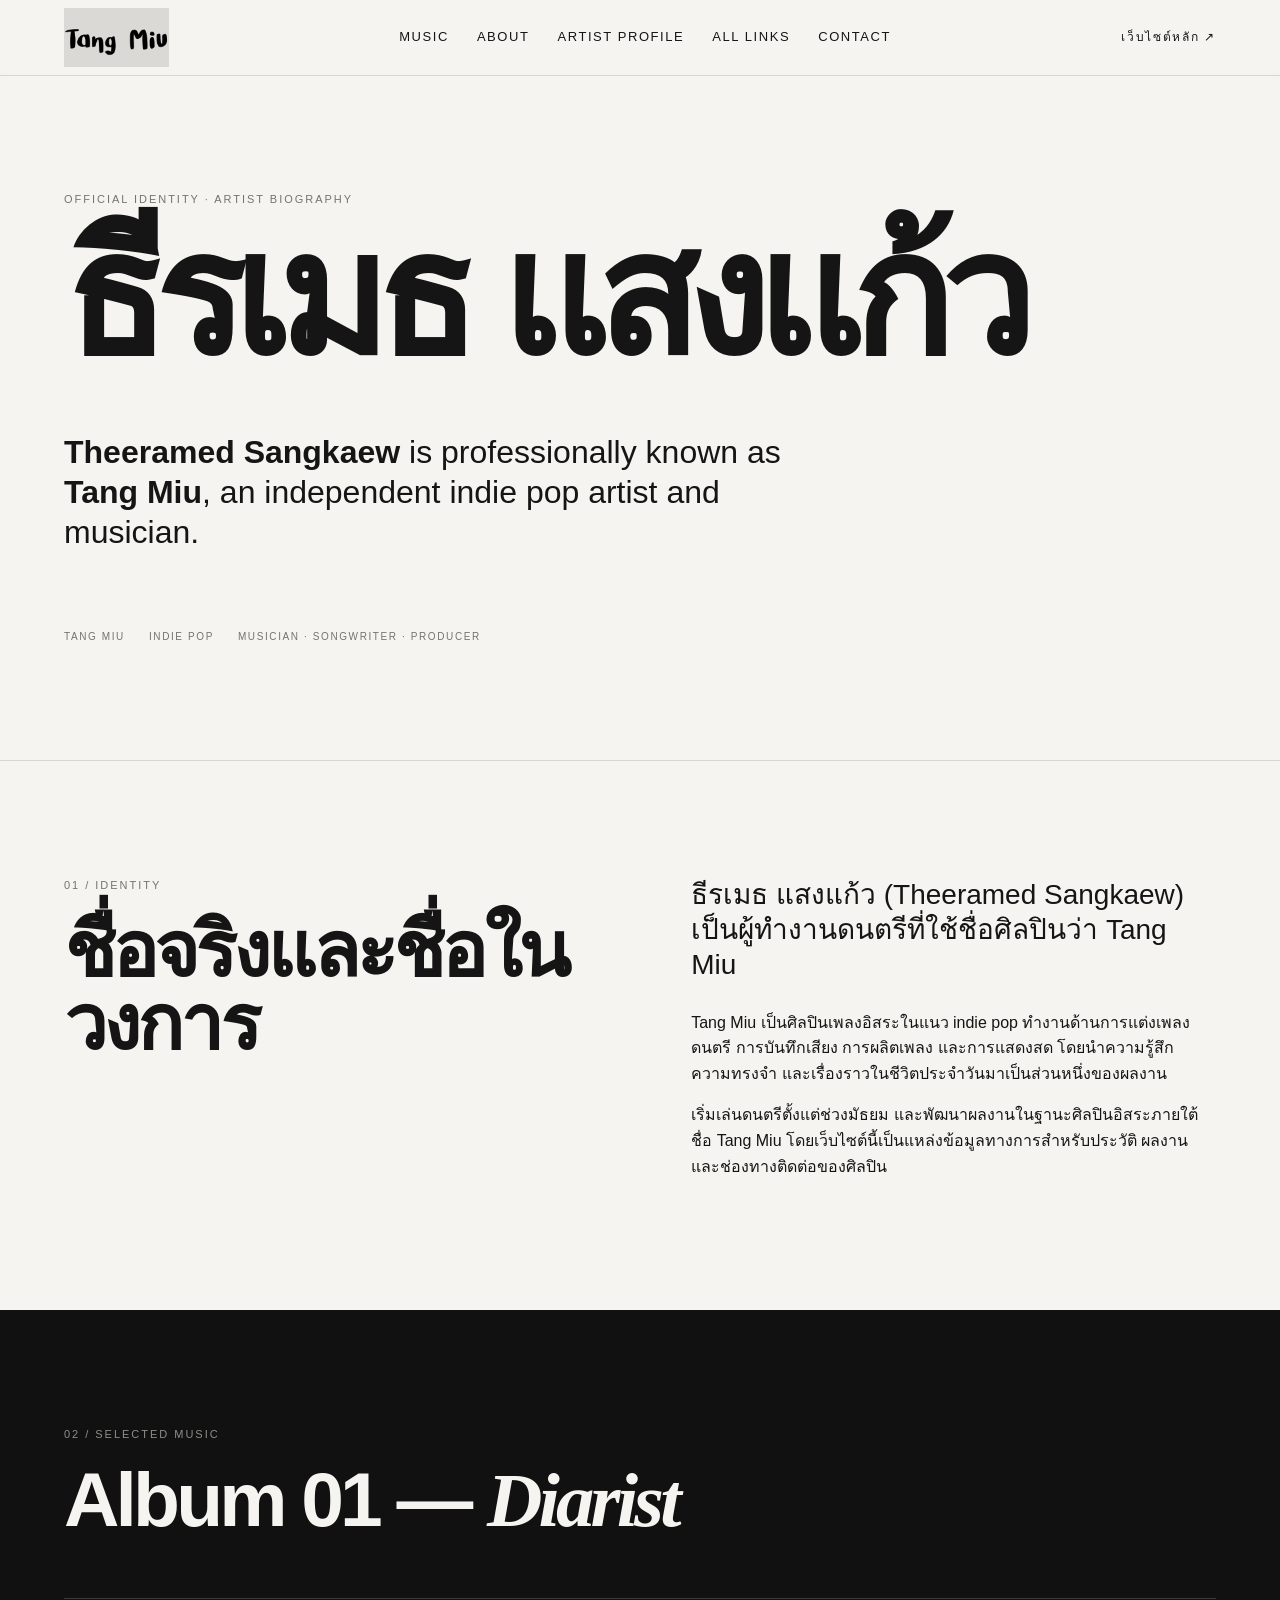
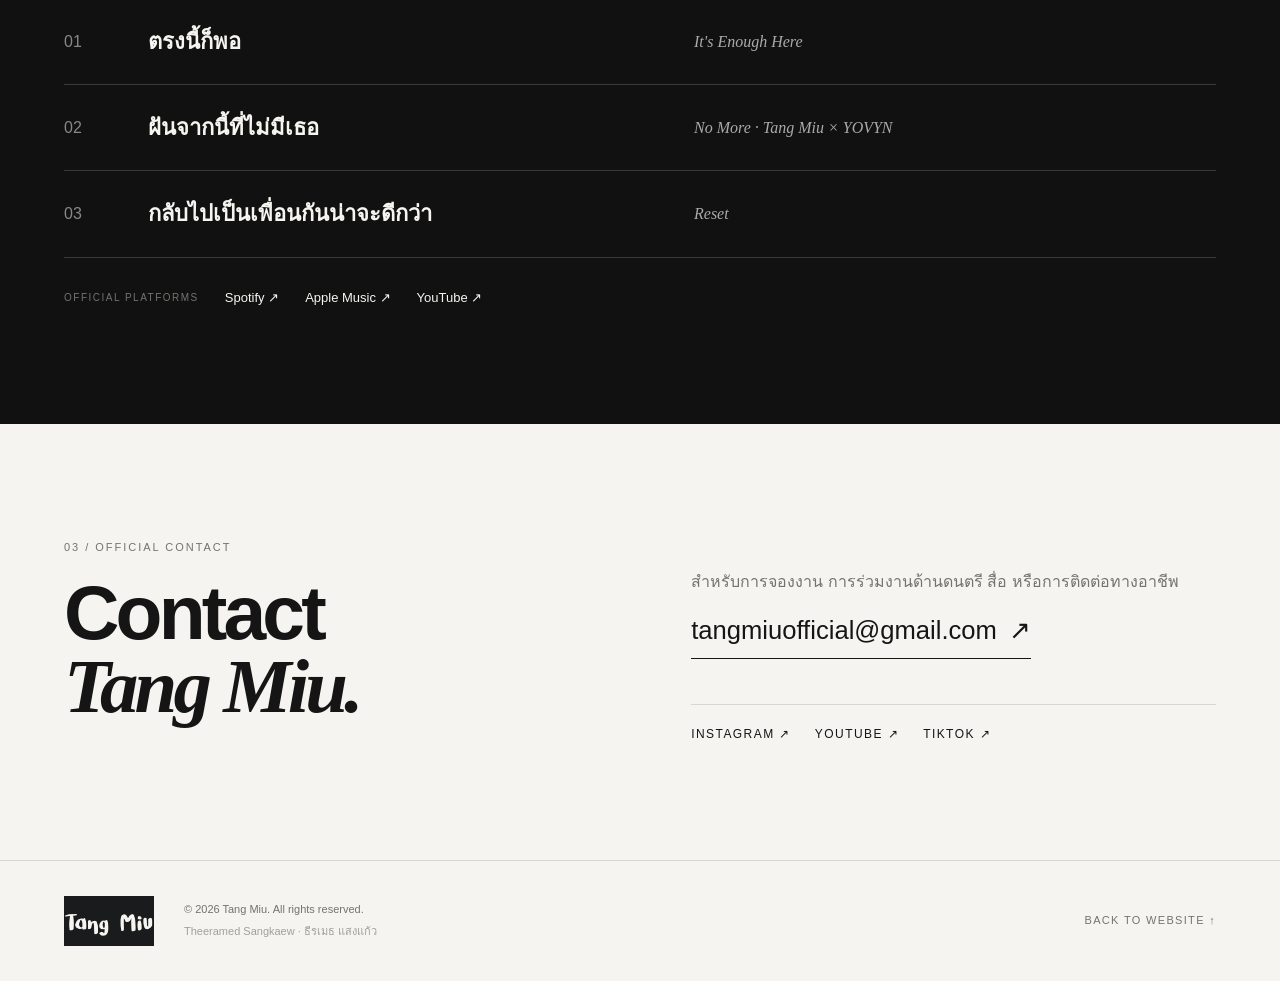
<file: theeramed-sangkaew.html>
<!doctype html>
<html lang="th">
<head>
  <meta charset="utf-8">
  <meta name="viewport" content="width=device-width, initial-scale=1">
  <title>ธีรเมธ แสงแก้ว (Theeramed Sangkaew) — Tang Miu Official Artist</title>
  <meta name="description" content="ประวัติอย่างเป็นทางการของ ธีรเมธ แสงแก้ว (Theeramed Sangkaew) หรือ Tang Miu ศิลปินเพลงอินดี้ป๊อปอิสระ ผู้แต่งเพลง นักดนตรี และผู้ผลิตเพลง">
  <meta name="robots" content="index,follow,max-image-preview:large">
  <link rel="canonical" href="https://tang-miu-official.vercel.app/theeramed-sangkaew.html">
  <meta name="theme-color" content="#111111">
  <meta property="og:type" content="profile">
  <meta property="og:site_name" content="Tang Miu">
  <meta property="og:title" content="ธีรเมธ แสงแก้ว (Theeramed Sangkaew) — Tang Miu Official Artist">
  <meta property="og:description" content="หน้าแนะนำตัวอย่างเป็นทางการของธีรเมธ แสงแก้ว ผู้เป็นที่รู้จักในชื่อศิลปิน Tang Miu">
  <meta property="og:url" content="https://tang-miu-official.vercel.app/theeramed-sangkaew.html">
  <meta property="og:image" content="https://tang-miu-official.vercel.app/assets/buca-stage.jpg">
  <meta property="og:image:alt" content="Tang Miu performing live on stage">
  <meta name="twitter:card" content="summary_large_image">
  <meta name="twitter:title" content="ธีรเมธ แสงแก้ว (Theeramed Sangkaew) — Tang Miu Official Artist">
  <meta name="twitter:description" content="Official identity page for Thai independent indie pop artist Tang Miu.">
  <meta name="twitter:image" content="https://tang-miu-official.vercel.app/assets/buca-stage.jpg">
  <link rel="icon" href="assets/logo.png" type="image/png">
  <link rel="stylesheet" href="style.css">
  <script type="application/ld+json">
  {
    "@context": "https://schema.org",
    "@type": "ProfilePage",
    "@id": "https://tang-miu-official.vercel.app/theeramed-sangkaew.html#profile",
    "url": "https://tang-miu-official.vercel.app/theeramed-sangkaew.html",
    "name": "ธีรเมธ แสงแก้ว (Theeramed Sangkaew) — Tang Miu",
    "description": "Official identity and artist biography of Theeramed Sangkaew, professionally known as Tang Miu.",
    "mainEntity": {
      "@type": "Person",
      "@id": "https://tang-miu-official.vercel.app/#artist",
      "name": "Tang Miu",
      "alternateName": ["ธีรเมธ แสงแก้ว", "Theeramed Sangkaew"],
      "url": "https://tang-miu-official.vercel.app/theeramed-sangkaew.html",
      "mainEntityOfPage": "https://tang-miu-official.vercel.app/theeramed-sangkaew.html",
      "jobTitle": ["Independent Music Artist", "Musician", "Songwriter", "Music Producer"],
      "description": "ธีรเมธ แสงแก้ว (Theeramed Sangkaew) เป็นศิลปินเพลงอิสระที่ใช้ชื่อในวงการว่า Tang Miu ทำงานในแนว indie pop และเขียน บันทึกเสียง ผลิต และแสดงผลงานเพลงของตนเอง",
      "image": "https://tang-miu-official.vercel.app/assets/buca-stage.jpg",
      "email": "tangmiuofficial@gmail.com",
      "sameAs": [
        "https://tang-miu-official.vercel.app/",
        "https://open.spotify.com/artist/5D7LFFXi8tcAzjPh58jFaW",
        "https://music.apple.com/th/artist/tang-miu/1824698604",
        "https://youtube.com/@tang_miu",
        "https://www.instagram.com/tang_miu",
        "https://www.tiktok.com/@tang_miu",
        "https://x.com/tang_miu_",
        "https://tang-miu-official.vercel.app/links.html"
      ]
    }
  }
  </script>
  <script>
    (function () {
      if (window.location.hostname !== "tangmiu.github.io") return;
      var oldBase = "/tang-miu-official";
      var oldPath = window.location.pathname;
      var newPath = oldPath.indexOf(oldBase) === 0 ? oldPath.slice(oldBase.length) : oldPath;
      if (!newPath || newPath.charAt(0) !== "/") newPath = "/" + newPath;
      window.location.replace("https://tang-miu-official.vercel.app" + newPath + window.location.search + window.location.hash);
    })();
  </script>
</head>
<body>
<a class="skip-link" href="#main">ข้ามไปยังเนื้อหา</a>
<header class="site-header">
  <a class="brand" href="index.html" aria-label="Tang Miu home"><img src="assets/logo.png" alt="Tang Miu"></a>
  <nav aria-label="Primary navigation"><a href="index.html#music">Music</a><a href="index.html#about">About</a><a href="artist.html">Artist Profile</a><a href="links.html">All links</a><a href="#contact">Contact</a></nav>
  <a class="header-link" href="index.html">เว็บไซต์หลัก ↗</a>
</header>
<main id="main">
  <section class="profile-hero section">
    <p class="section-kicker">OFFICIAL IDENTITY · ARTIST BIOGRAPHY</p>
    <h1>ธีรเมธ แสงแก้ว</h1>
    <p class="profile-lede"><strong>Theeramed Sangkaew</strong> is professionally known as <strong>Tang Miu</strong>, an independent indie pop artist and musician.</p>
    <div class="profile-meta"><span>TANG MIU</span><span>INDIE POP</span><span>MUSICIAN · SONGWRITER · PRODUCER</span></div>
  </section>
  <section class="section profile-grid">
    <div><p class="section-kicker">01 / IDENTITY</p><h2>ชื่อจริงและชื่อในวงการ</h2></div>
    <div class="profile-copy">
      <p class="lead">ธีรเมธ แสงแก้ว (Theeramed Sangkaew) เป็นผู้ทำงานดนตรีที่ใช้ชื่อศิลปินว่า Tang Miu</p>
      <p>Tang Miu เป็นศิลปินเพลงอิสระในแนว indie pop ทำงานด้านการแต่งเพลง ดนตรี การบันทึกเสียง การผลิตเพลง และการแสดงสด โดยนำความรู้สึก ความทรงจำ และเรื่องราวในชีวิตประจำวันมาเป็นส่วนหนึ่งของผลงาน</p>
      <p>เริ่มเล่นดนตรีตั้งแต่ช่วงมัธยม และพัฒนาผลงานในฐานะศิลปินอิสระภายใต้ชื่อ Tang Miu โดยเว็บไซต์นี้เป็นแหล่งข้อมูลทางการสำหรับประวัติ ผลงาน และช่องทางติดต่อของศิลปิน</p>
    </div>
  </section>
  <section class="section profile-dark">
    <div class="section-head"><div><p class="section-kicker">02 / SELECTED MUSIC</p><h2>Album 01 — <em>Diarist</em></h2></div></div>
    <div class="profile-tracks">
      <div><span>01</span><strong>ตรงนี้ก็พอ</strong><em>It's Enough Here</em></div>
      <div><span>02</span><strong>ฝันจากนี้ที่ไม่มีเธอ</strong><em>No More · Tang Miu × YOVYN</em></div>
      <div><span>03</span><strong>กลับไปเป็นเพื่อนกันน่าจะดีกว่า</strong><em>Reset</em></div>
    </div>
    <div class="platform-row"><span>OFFICIAL PLATFORMS</span><a href="https://open.spotify.com/artist/5D7LFFXi8tcAzjPh58jFaW" target="_blank" rel="noopener noreferrer">Spotify ↗</a><a href="https://music.apple.com/th/artist/tang-miu/1824698604" target="_blank" rel="noopener noreferrer">Apple Music ↗</a><a href="https://youtube.com/@tang_miu" target="_blank" rel="noopener noreferrer">YouTube ↗</a></div>
  </section>
  <section id="contact" class="section profile-contact">
    <div><p class="section-kicker">03 / OFFICIAL CONTACT</p><h2>Contact<br><em>Tang Miu.</em></h2></div>
    <div><p class="contact-intro">สำหรับการจองงาน การร่วมงานด้านดนตรี สื่อ หรือการติดต่อทางอาชีพ</p><a class="email-link" href="mailto:tangmiuofficial@gmail.com">tangmiuofficial@gmail.com <span>↗</span></a><div class="profile-socials"><a href="https://www.instagram.com/tang_miu" target="_blank" rel="noopener noreferrer">Instagram ↗</a><a href="https://youtube.com/@tang_miu" target="_blank" rel="noopener noreferrer">YouTube ↗</a><a href="https://www.tiktok.com/@tang_miu" target="_blank" rel="noopener noreferrer">TikTok ↗</a></div></div>
  </section>
</main>
<footer class="site-footer"><img src="assets/logo.png" alt="Tang Miu"><div><p>© 2026 Tang Miu. All rights reserved.</p><p class="legal-name">Theeramed Sangkaew · ธีรเมธ แสงแก้ว</p></div><a href="index.html">Back to website ↑</a></footer>
</body>
</html>
</file>
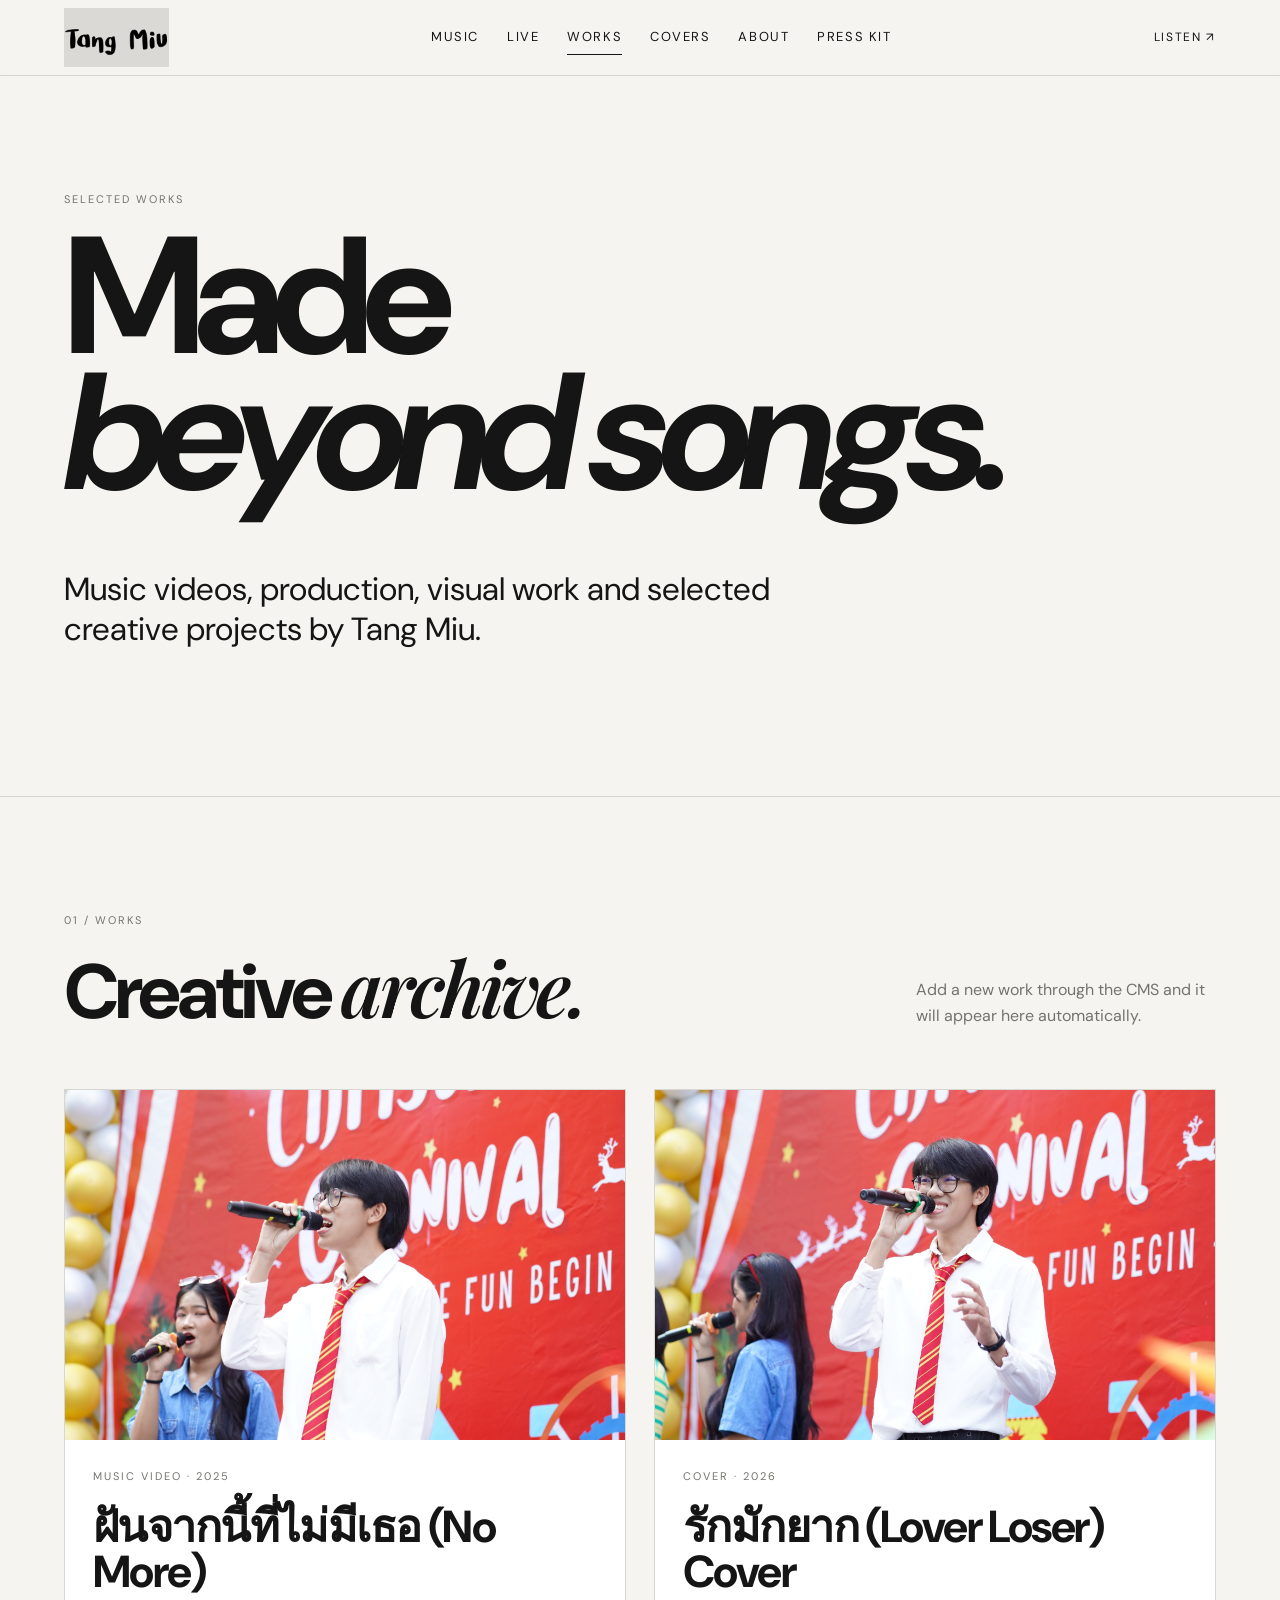
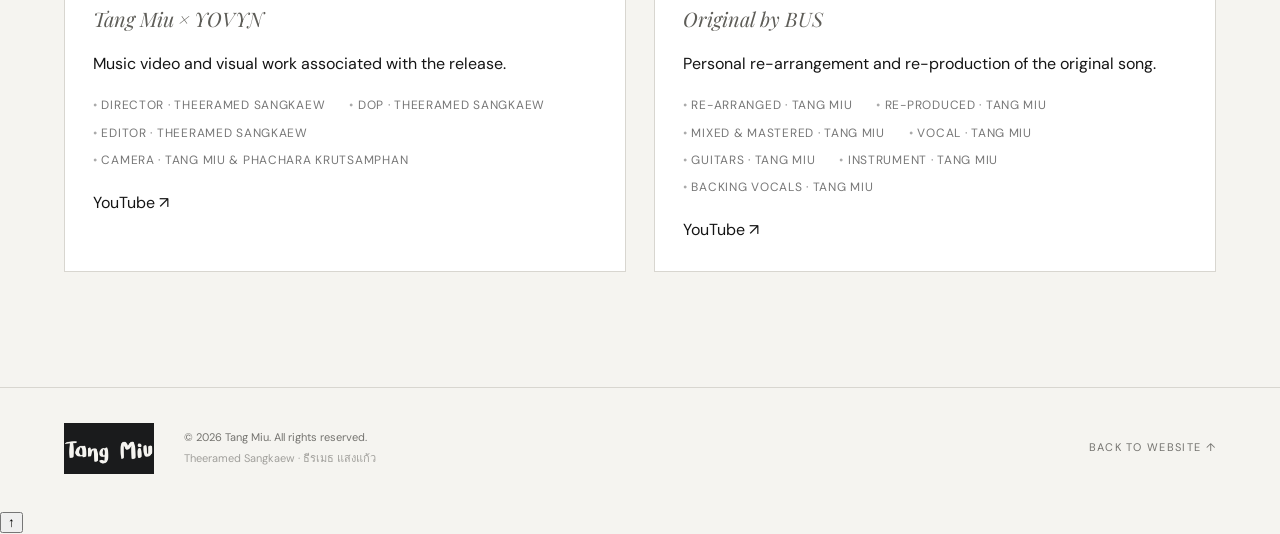
<file: works.html>
<!doctype html>
<html lang="en">
<head>
<meta charset="utf-8">
<meta name="viewport" content="width=device-width, initial-scale=1">
<meta name="description" content="Selected creative work, music videos, production, visual work and cover projects by Tang Miu.">
<meta name="robots" content="index,follow,max-image-preview:large">
<link rel="canonical" href="https://tang-miu-official.vercel.app/works.html">
<meta property="og:type" content="website">
<meta property="og:title" content="Tang Miu — Works">
<meta property="og:description" content="Selected creative work by Tang Miu.">
<meta property="og:url" content="https://tang-miu-official.vercel.app/works.html">
<meta property="og:image" content="https://tang-miu-official.vercel.app/assets/buca-stage.jpg">
<link rel="icon" href="assets/logo.png" type="image/png">
<link rel="preconnect" href="https://fonts.googleapis.com">
<link rel="preconnect" href="https://fonts.gstatic.com" crossorigin>
<link href="https://fonts.googleapis.com/css2?family=DM+Sans:wght@400;500;600;700&family=Playfair+Display:ital,wght@0,600;0,700;1,600&display=swap" rel="stylesheet">
<link rel="stylesheet" href="style.css">
<title>Tang Miu — Works</title>
  <script>
    (function () {
      if (window.location.hostname !== "tangmiu.github.io") return;
      var oldBase = "/tang-miu-official";
      var oldPath = window.location.pathname;
      var newPath = oldPath.indexOf(oldBase) === 0 ? oldPath.slice(oldBase.length) : oldPath;
      if (!newPath || newPath.charAt(0) !== "/") newPath = "/" + newPath;
      window.location.replace("https://tang-miu-official.vercel.app" + newPath + window.location.search + window.location.hash);
    })();
  </script>
</head>
<body>
<a class="skip-link" href="#main">Skip to content</a>
<header class="site-header">
<a class="brand" href="index.html" aria-label="Tang Miu home"><img src="assets/logo.png" alt="Tang Miu"></a>
<nav aria-label="Primary navigation"><a href="index.html#music">Music</a><a href="index.html#live">Live</a><a href="works.html" aria-current="page">Works</a><a href="index.html#covers">Covers</a><a href="index.html#about">About</a><a href="press-kit.html">Press Kit</a></nav>
<a class="header-link" href="https://open.spotify.com/artist/5D7LFFXi8tcAzjPh58jFaW" target="_blank" rel="noopener noreferrer">Listen ↗</a>
</header>
<main id="main">
<section class="profile-hero section">
<p class="section-kicker">SELECTED WORKS</p>
<h1>Made<br><em>beyond songs.</em></h1>
<p class="profile-lede">Music videos, production, visual work and selected creative projects by Tang Miu.</p>
</section>
<section class="section">
<div class="section-head"><div><p class="section-kicker">01 / WORKS</p><h2>Creative <em>archive.</em></h2></div><p class="section-note">Add a new work through the CMS and it will appear here automatically.</p></div>
<div class="works-grid"></div>
</section>
</main>
<footer class="site-footer"><img src="assets/logo.png" alt="Tang Miu"><div><p>© 2026 Tang Miu. All rights reserved.</p><p class="legal-name">Theeramed Sangkaew · ธีรเมธ แสงแก้ว</p></div><a href="index.html">Back to website ↑</a></footer>
<script src="app.js" defer></script>
</body>
</html>
</file>
<file: style.css>
:root{--bg:#f5f4f0;--ink:#151515;--muted:#74736f;--line:#d8d6d0;--dark:#111;--white:#fff;--accent:#c9bba2}*{box-sizing:border-box}html{scroll-behavior:smooth;scroll-padding-top:90px}body{margin:0;background:var(--bg);color:var(--ink);font-family:'DM Sans',sans-serif;line-height:1.6}body:focus-within{scroll-behavior:smooth}img{display:block;max-width:100%}a{color:inherit;text-decoration:none}.skip-link{position:fixed;left:16px;top:-60px;padding:10px 14px;background:#111;color:#fff;z-index:100}.skip-link:focus{top:16px}.site-header{height:76px;padding:0 5vw;display:flex;align-items:center;justify-content:space-between;border-bottom:1px solid var(--line);position:sticky;top:0;background:rgba(245,244,240,.92);backdrop-filter:blur(14px);-webkit-backdrop-filter:blur(14px);z-index:20}.brand img{width:105px;height:auto;filter:invert(1);mix-blend-mode:multiply}.site-header nav{display:flex;gap:28px;font-size:13px;text-transform:uppercase;letter-spacing:.12em}.site-header nav a,.header-link,.text-link,.inline-link,.live-links a,.platform-row a,.social-grid a,.site-footer>a{transition:opacity .2s ease,transform .2s ease,border-color .2s ease}.site-header nav a:hover,.header-link:hover,.text-link:hover,.inline-link:hover,.platform-row a:hover,.site-footer>a:hover{opacity:.55}.site-header nav a:focus-visible,.header-link:focus-visible,.button:focus-visible,.text-link:focus-visible,.inline-link:focus-visible,.live-links a:focus-visible,.platform-row a:focus-visible,.social-grid a:focus-visible,.email-link:focus-visible{outline:2px solid currentColor;outline-offset:5px}.header-link{font-size:12px;text-transform:uppercase;letter-spacing:.14em}.hero{min-height:calc(100vh - 76px);display:grid;grid-template-columns:1fr 1fr;padding:5vw;gap:5vw;align-items:center;position:relative}.hero-copy{position:relative;z-index:2}.hero-copy{padding:4vw 0}.eyebrow,.section-kicker,.track-type,.date{font-size:11px;letter-spacing:.18em;text-transform:uppercase;color:var(--muted);margin:0 0 20px}.hero h1{font-size:clamp(72px,12vw,180px);line-height:.78;letter-spacing:-.07em;margin:0 0 42px;font-weight:600;text-wrap:balance}.hero h1 em,h2 em{font-family:'Playfair Display',serif;font-weight:600}.hero-lede{font-size:clamp(18px,2vw,27px);max-width:560px;line-height:1.35}.hero-actions{display:flex;gap:26px;align-items:center;margin-top:38px}.button{display:inline-block;background:var(--ink);color:#fff;padding:14px 22px;text-transform:uppercase;letter-spacing:.13em;font-size:11px;transition:transform .2s ease,opacity .2s ease}.button:hover{transform:translateY(-2px)}.button.light{background:#fff;color:#111}.hero-meta{display:flex;gap:22px;margin-top:42px;color:var(--muted);font-size:9px;letter-spacing:.16em}.hero-meta span+span:before{content:'·';margin-right:22px}.hero-image{height:min(760px,82vh);overflow:hidden;margin:0;background:#111}.hero-image img{width:100%;height:100%;object-fit:cover;object-position:center 12%;transform:scale(1.12);transform-origin:center center}.statement{padding:9vw 5vw;border-top:1px solid var(--line)}.statement-grid{display:grid;grid-template-columns:1fr 1fr;gap:8vw}.statement h2,.section h2,.press h2,.contact-section h2{font-size:clamp(42px,6vw,86px);line-height:.95;letter-spacing:-.05em;margin:0}.statement-grid>p{font-size:20px;max-width:650px;margin:0}.section{padding:9vw 5vw}.section-head{display:flex;justify-content:space-between;gap:40px;align-items:end;margin-bottom:60px}.section-note{max-width:300px;color:var(--muted);margin:0}.album-grid{border-top:1px solid var(--line)}.track{display:grid;grid-template-columns:100px 1fr;gap:40px;padding:50px 0;border-bottom:1px solid var(--line);transition:padding .25s ease}.track:hover{padding-left:10px}.track-number{font-size:13px;color:var(--muted);padding-top:5px}.track h3{font-size:clamp(30px,4vw,54px);margin:0;letter-spacing:-.035em}.roman{font-family:'Playfair Display',serif;font-style:italic;font-size:20px;margin:0 0 20px;color:#5e5d58}.track p:not(.track-type):not(.roman){max-width:700px;color:#555}.credits{display:flex;flex-wrap:wrap;gap:8px 24px;margin:25px 0;color:#777;font-size:12px;text-transform:uppercase;letter-spacing:.06em}.credits span:before{content:'• ';color:#aaa}.track-links{display:flex;gap:24px;flex-wrap:wrap}.platform-row{display:flex;align-items:center;gap:26px;padding-top:30px;font-size:13px}.platform-row span{font-size:10px;letter-spacing:.15em;color:var(--muted)}.dark-section{background:var(--dark);color:#f5f4f0}.dark-section .section-kicker,.dark-section .section-note{color:#8f8e89}.live-list{border-top:1px solid #3a3a38}.live-item{display:grid;grid-template-columns:1fr auto;gap:30px;padding:36px 0;border-bottom:1px solid #3a3a38;transition:padding .25s ease}.live-item:hover{padding-left:8px}.live-item h3{font-size:25px;margin:0 0 8px}.live-item p:not(.date){color:#aaa;margin:0}.live-links{display:flex;flex-wrap:wrap;gap:12px;justify-content:flex-end;align-content:center}.live-links a{border:1px solid #444;padding:8px 12px;font-size:10px;text-transform:uppercase;letter-spacing:.1em}.live-links a:hover{border-color:#777}.cover-card{display:grid;grid-template-columns:1fr 1fr;gap:6vw;align-items:center}.cover-card img{width:100%;height:560px;object-fit:cover;object-position:center 30%}.cover-card h3{font-size:clamp(36px,5vw,68px);line-height:1;margin:0}.cover-card .roman{margin-top:8px}.gallery{display:grid;grid-template-columns:1.1fr 1fr 1fr 1.1fr;height:420px}.gallery img{width:100%;height:100%;object-fit:cover;filter:saturate(.8);transition:filter .3s ease,transform .3s ease}.gallery img:hover{filter:saturate(1);transform:scale(1.015)}.about-grid{display:grid;grid-template-columns:1fr 1fr;gap:7vw;align-items:center}.about-image img{width:100%;max-height:680px;object-fit:cover}.about-copy .lead{font-size:28px;line-height:1.25}.about-copy p{max-width:620px}.artist-details{display:grid;grid-template-columns:1fr 1fr;gap:9px 30px;margin-top:45px;border-top:1px solid var(--line);padding-top:20px}.artist-details span{font-size:10px;text-transform:uppercase;letter-spacing:.15em;color:var(--muted)}.artist-details strong{font-weight:500}.press{background:#1b1b1b;color:#f5f4f0}.press-inner{max-width:900px}.press-inner p:not(.section-kicker){max-width:650px;color:#b8b7b2;font-size:18px}.contact-section{display:grid;grid-template-columns:1fr 1fr;gap:8vw}.contact-intro{max-width:500px;color:var(--muted);margin:30px 0 12px}.email-link{display:inline-flex;align-items:center;gap:12px;font-size:clamp(18px,2vw,27px);border-bottom:1px solid var(--ink);padding:4px 0 7px;transition:opacity .2s ease}.email-link:hover{opacity:.55}.social-grid{border-top:1px solid var(--line)}.social-grid a{display:flex;justify-content:space-between;padding:20px 0;border-bottom:1px solid var(--line);font-size:18px}.social-grid a:hover{opacity:.55;padding-left:5px}.social-grid b{font-weight:400}.site-footer{padding:35px 5vw;display:flex;justify-content:space-between;align-items:center;border-top:1px solid var(--line);font-size:11px;color:var(--muted)}.site-footer img{width:90px;height:auto;mix-blend-mode:multiply}.site-footer p{margin:0}.legal-name{opacity:.65;margin-top:4px!important}.site-footer>a{text-transform:uppercase;letter-spacing:.12em}.site-footer div{flex:1;margin-left:30px}@media(max-width:800px){.hero-image img{transform:scale(1.18);object-position:center 10%}.site-header{height:64px;padding:0 20px}.site-header nav{display:none}.header-link{font-size:10px}.hero{grid-template-columns:1fr;padding:0 20px 50px;gap:35px}.hero-copy{padding:65px 0 0}.hero h1{font-size:24vw;margin-bottom:35px}.hero-image{height:68vh}.hero-meta{margin-top:30px;gap:12px}.hero-meta span+span:before{margin-right:12px}.statement,.section{padding:75px 20px}.statement-grid,.about-grid,.contact-section,.cover-card{grid-template-columns:1fr;gap:40px}.statement-grid>p{font-size:17px}.section-head{display:block;margin-bottom:40px}.section-note{margin-top:18px}.track{grid-template-columns:35px 1fr;gap:12px;padding:36px 0}.track h3{font-size:31px}.credits{display:block}.credits span{display:block;margin-bottom:5px}.platform-row{flex-wrap:wrap;gap:15px}.live-item{grid-template-columns:1fr}.live-links{justify-content:flex-start}.cover-card img{height:460px}.gallery{grid-template-columns:1fr 1fr;height:520px}.gallery img:nth-child(3),.gallery img:nth-child(4){display:none}.about-copy .lead{font-size:23px}.email-link{font-size:19px;overflow-wrap:anywhere}.site-footer{padding:28px 20px;gap:20px;align-items:flex-start}.site-footer div{margin-left:0}.site-footer>a{display:none}}@media(prefers-reduced-motion:reduce){html{scroll-behavior:auto}*,*::before,*::after{transition:none!important;animation:none!important}}
.error-page{min-height:100vh;padding:14vw 5vw;display:flex;flex-direction:column;align-items:flex-start;justify-content:center}.error-page h1{font-size:clamp(56px,9vw,130px);line-height:.9;letter-spacing:-.06em;margin:0 0 28px}.error-page h1 em{font-family:'Playfair Display',serif;font-weight:600}.error-page p:not(.section-kicker){max-width:520px;color:var(--muted);font-size:18px;margin:0 0 30px}.profile-hero{min-height:70vh;display:flex;flex-direction:column;justify-content:center;border-bottom:1px solid var(--line)}.profile-hero h1{font-size:clamp(72px,13vw,180px);line-height:.82;letter-spacing:-.07em;margin:0 0 35px}.profile-lede{font-size:clamp(20px,2.5vw,32px);max-width:760px;line-height:1.25}.profile-meta{display:flex;gap:24px;margin-top:45px;font-size:10px;letter-spacing:.16em;color:var(--muted)}.profile-grid{display:grid;grid-template-columns:1fr 1fr;gap:8vw}.profile-copy .lead{font-size:28px;line-height:1.25;margin-top:0}.profile-copy p{max-width:650px}.profile-dark{background:#111;color:#f5f4f0}.profile-dark .section-kicker{color:#8f8e89}.profile-tracks{border-top:1px solid #3a3a38}.profile-tracks div{display:grid;grid-template-columns:60px 1fr 1fr;gap:24px;padding:25px 0;border-bottom:1px solid #3a3a38;align-items:center}.profile-tracks span{color:#888}.profile-tracks strong{font-size:22px}.profile-tracks em{font-family:'Playfair Display',serif;color:#aaa}.profile-contact{display:grid;grid-template-columns:1fr 1fr;gap:8vw}.profile-socials{display:flex;gap:24px;margin-top:45px;padding-top:20px;border-top:1px solid var(--line);flex-wrap:wrap}.profile-socials a{font-size:12px;text-transform:uppercase;letter-spacing:.12em}.profile-socials a:hover{opacity:.55}@media(max-width:800px){.profile-hero{min-height:65vh}.profile-grid,.profile-contact{grid-template-columns:1fr;gap:40px}.profile-meta{gap:12px;flex-wrap:wrap}.profile-tracks div{grid-template-columns:35px 1fr;gap:10px}.profile-tracks em{grid-column:2}.error-page{padding:100px 20px}.error-page h1{font-size:22vw}}.press-actions{display:flex;gap:26px;align-items:center;flex-wrap:wrap}.light-link{color:#f5f4f0}.press-actions .button.light{color:#111}@media(max-width:800px){.press-actions{align-items:flex-start;flex-direction:column;gap:18px}}.works-grid{display:grid;grid-template-columns:repeat(2,minmax(0,1fr));gap:28px}.work-card{border:1px solid var(--line);background:#fff}.work-image{aspect-ratio:16/10;background:#111;overflow:hidden}.work-image img{width:100%;height:100%;object-fit:cover;transition:transform .3s ease}.work-card:hover .work-image img{transform:scale(1.025)}.work-body{padding:28px}.work-body h3{font-size:clamp(28px,3.5vw,46px);line-height:1;margin:0 0 8px;letter-spacing:-.035em}.work-body .roman{margin:0 0 16px}.work-body .credits{margin:20px 0}.work-body .track-links{display:flex;gap:20px;flex-wrap:wrap}@media(max-width:800px){.works-grid{grid-template-columns:1fr}.work-body{padding:22px}}
/* v2 polish */
.release-spotlight{margin:0 5vw;border-top:1px solid var(--line);border-bottom:1px solid var(--line);display:grid;grid-template-columns:160px 1fr;padding:34px 0}.spotlight-label{font-size:10px;letter-spacing:.16em;color:var(--muted);padding-top:8px}.spotlight-content{display:flex;align-items:center;gap:28px}.spotlight-art{width:92px;aspect-ratio:1;background:var(--ink);color:#fff;display:grid;place-items:center;font-family:'Playfair Display',serif;font-style:italic;font-size:27px;flex:0 0 auto}.spotlight-copy .track-type{margin-bottom:8px}.spotlight-copy h2{font-size:clamp(30px,4vw,52px);line-height:1;margin:0;letter-spacing:-.04em}.spotlight-copy .latest-subtitle{margin:7px 0 14px;color:var(--muted)}.artist-strip{margin:0 5vw;padding:25px 0;border-bottom:1px solid var(--line);display:grid;grid-template-columns:repeat(3,1fr) 1.6fr;gap:20px;align-items:end}.artist-strip div{display:flex;flex-direction:column}.artist-strip strong{font-size:28px;line-height:1;letter-spacing:-.03em}.artist-strip span{font-size:9px;letter-spacing:.15em;color:var(--muted);margin-top:6px}.artist-strip .strip-note{justify-self:end;align-self:center;color:var(--muted);font-size:11px;letter-spacing:.1em;text-transform:uppercase;text-align:right}.site-header .menu-toggle{display:none;border:0;background:none;font:inherit;text-transform:uppercase;letter-spacing:.14em;font-size:11px;padding:10px;cursor:pointer;color:var(--ink)}.reveal{opacity:0;transform:translateY(18px);transition:opacity .6s ease,transform .6s ease}.reveal.is-visible{opacity:1;transform:none}.work-card{transition:transform .25s ease}.work-card:hover{transform:translateY(-3px)}
@media(max-width:900px){.site-header{height:68px;padding:0 5vw}.site-header .menu-toggle{display:block;order:2}.site-header nav{display:none;position:absolute;left:0;right:0;top:68px;padding:18px 5vw 24px;background:rgba(245,244,240,.98);border-bottom:1px solid var(--line);flex-direction:column;gap:0}.site-header nav a{padding:12px 0;border-bottom:1px solid var(--line)}.site-header nav a:last-child{border-bottom:0}.site-header.mobile-open nav{display:flex}.site-header .header-link{order:3}.release-spotlight{grid-template-columns:1fr;padding:28px 0;gap:16px}.artist-strip{grid-template-columns:repeat(3,1fr)}.artist-strip .strip-note{display:none}}
@media(max-width:560px){.site-header .header-link{display:none}.site-header .brand img{width:92px}.hero{padding-top:12vw}.hero-actions{align-items:flex-start;flex-direction:column;gap:18px}.hero-meta{flex-wrap:wrap;gap:8px 16px}.hero-meta span+span:before{margin-right:16px}.artist-strip{gap:12px}.artist-strip strong{font-size:22px}.spotlight-content{align-items:flex-start}.spotlight-art{width:76px}.track{grid-template-columns:40px 1fr;gap:16px}.platform-row{flex-wrap:wrap;gap:16px}.live-item{grid-template-columns:1fr}.live-links{justify-content:flex-start}.section-head{align-items:flex-start;flex-direction:column;gap:16px}.site-footer{padding-bottom:40px}}
@media(prefers-reduced-motion:reduce){.reveal{opacity:1;transform:none;transition:none}.work-card,.track,.live-item,.button{transition:none}}


/* Motion system — editorial, tactile, and intentionally restrained */
:root {
  --motion-ease: cubic-bezier(.22, 1, .36, 1);
  --motion-fast: 220ms;
  --motion-base: 650ms;
}
html { scroll-padding-top: 96px; }
body::before {
  content: "";
  position: fixed;
  z-index: 100;
  inset: 0 auto auto 0;
  width: 100%;
  height: 2px;
  background: var(--ink);
  transform: scaleX(var(--scroll-progress, 0));
  transform-origin: left center;
  pointer-events: none;
}
.site-header {
  transition: height var(--motion-fast) ease, background var(--motion-fast) ease,
    box-shadow var(--motion-fast) ease, border-color var(--motion-fast) ease;
}
.site-header.is-scrolled {
  height: 64px;
  background: rgba(245,244,240,.96);
  box-shadow: 0 8px 30px rgba(20,20,20,.045);
  border-color: transparent;
}
.site-header nav a { position: relative; }
.site-header nav a::after {
  content: "";
  position: absolute;
  left: 0;
  right: 100%;
  bottom: -7px;
  height: 1px;
  background: currentColor;
  transition: right 360ms var(--motion-ease);
}
.site-header nav a:hover::after,
.site-header nav a[aria-current="page"]::after { right: 0; }
.brand img { transition: transform 500ms var(--motion-ease), opacity 250ms ease; }
.brand:hover img { transform: translateY(-2px) rotate(-2deg); opacity: .72; }
.hero-copy > * { animation: hero-rise 850ms var(--motion-ease) both; }
.hero-copy > *:nth-child(1) { animation-delay: 80ms; }
.hero-copy > *:nth-child(2) { animation-delay: 160ms; }
.hero-copy > *:nth-child(3) { animation-delay: 250ms; }
.hero-copy > *:nth-child(4) { animation-delay: 340ms; }
.hero-copy > *:nth-child(5) { animation-delay: 430ms; }
.hero-image { clip-path: inset(0); }
.hero-image img {
  transform: scale(1.12) translate3d(var(--hero-shift-x, 0px), var(--hero-shift-y, 0px), 0);
  transition: transform 900ms var(--motion-ease), filter 700ms ease;
  will-change: transform;
}
.hero-image:hover img { filter: saturate(1.08); }
@keyframes hero-rise {
  from { opacity: 0; transform: translateY(22px); }
  to { opacity: 1; transform: translateY(0); }
}
.button, .header-link, .text-link, .inline-link, .live-links a, .platform-row a, .social-grid a {
  -webkit-tap-highlight-color: transparent;
}
.button { position: relative; overflow: hidden; }
.button::after {
  content: "";
  position: absolute;
  inset: 0;
  background: rgba(255,255,255,.13);
  transform: translateX(-105%);
  transition: transform 500ms var(--motion-ease);
}
.button:hover::after { transform: translateX(0); }
.spotlight-art {
  position: relative;
  overflow: hidden;
  transition: transform 500ms var(--motion-ease), box-shadow 500ms var(--motion-ease);
}
.spotlight-art::after {
  content: "";
  position: absolute;
  inset: -60% auto -60% -45%;
  width: 35%;
  transform: rotate(24deg) translateX(-180%);
  background: linear-gradient(90deg, transparent, rgba(255,255,255,.24), transparent);
  transition: transform 850ms var(--motion-ease);
}
.spotlight-content:hover .spotlight-art {
  transform: translateY(-4px) rotate(-2deg);
  box-shadow: 0 16px 36px rgba(0,0,0,.12);
}
.spotlight-content:hover .spotlight-art::after { transform: rotate(24deg) translateX(650%); }
.track { position: relative; }
.track::before {
  content: "";
  position: absolute;
  left: 0;
  top: 0;
  bottom: 0;
  width: 2px;
  background: var(--ink);
  transform: scaleY(0);
  transform-origin: bottom;
  transition: transform 450ms var(--motion-ease);
}
.track:hover::before, .track:focus-within::before { transform: scaleY(1); }
.track-number { transition: color 250ms ease, transform 350ms var(--motion-ease); }
.track:hover .track-number { color: var(--ink); transform: translateX(3px); }
.live-links a { transition: background 250ms ease, color 250ms ease, border-color 250ms ease, transform 250ms var(--motion-ease); }
.live-links a:hover { background: #f5f4f0; color: #111; border-color: #f5f4f0; transform: translateY(-2px); }
.gallery { overflow: hidden; }
.gallery img { will-change: transform; }
.gallery img:hover { transform: scale(1.035); }
.about-image { overflow: hidden; }
.about-image img, .cover-card > img {
  transition: transform 900ms var(--motion-ease), filter 700ms ease;
}
.about-image:hover img, .cover-card:hover > img { transform: scale(1.025); filter: saturate(1.05); }
.social-grid a { transition: padding 300ms var(--motion-ease), color 250ms ease; }
.social-grid a b { transition: transform 300ms var(--motion-ease); }
.social-grid a:hover b { transform: translate(3px,-3px); }
.site-footer img { transition: transform 400ms var(--motion-ease); }
.site-footer img:hover { transform: rotate(-3deg) scale(1.04); }
body.motion-ready .motion-item {
  opacity: 0;
  transform: translateY(24px);
  transition: opacity 700ms var(--motion-ease), transform 700ms var(--motion-ease);
  transition-delay: var(--motion-delay, 0ms);
}
body.motion-ready .motion-item.is-in-view { opacity: 1; transform: none; }
@media (max-width: 900px) {
  .site-header.is-scrolled { height: 60px; }
  .hero-image img { transform: scale(1.12); }
  .hero-copy > * { animation-duration: 650ms; }
  .track:hover { padding-left: 0; }
  .track::before { display: none; }
}
@media (prefers-reduced-motion: reduce) {
  body::before { display: none; }
  .hero-copy > * { animation: none !important; }
  .hero-image img, .brand img, .spotlight-art, .track-number, .gallery img,
  .about-image img, .cover-card > img, .site-header, .button::after {
    transition: none !important;
    transform: none !important;
  }
  body.motion-ready .motion-item,
  body.motion-ready .motion-item.is-in-view { opacity: 1; transform: none; transition: none; }
}
</file>
<file: redesign.css>
/* Tang Miu — motion-led editorial redesign */
:root { --bg:#efeee7; --ink:#171813; --muted:#77786f; --line:#d5d5ca; --dark:#171813; --white:#f7f6f0; --accent:#d6f36a; --motion-ease:cubic-bezier(.2,.8,.2,1); }
html { scroll-behavior:smooth; scroll-padding-top:76px; }
body { background:var(--bg); color:var(--ink); overflow-x:clip; }
body::before { content:""; position:fixed; inset:0 auto auto 0; z-index:99; height:3px; width:100%; background:var(--accent); transform:scaleX(var(--scroll-progress,0)); transform-origin:left; pointer-events:none; }
.site-header { height:72px; padding-inline:4.5vw; background:#171813; color:#f7f6f0; border-bottom:1px solid rgba(255,255,255,.12); backdrop-filter:blur(18px); transition:height .3s var(--motion-ease),background .3s ease,box-shadow .3s ease; }
.site-header.is-scrolled { height:62px; background:rgba(23,24,19,.96); color:#f7f6f0; box-shadow:0 10px 30px rgba(0,0,0,.13); }
.brand img { width:108px; filter:invert(1); mix-blend-mode:screen; }
.site-header nav { gap:clamp(12px,2vw,30px); }
.site-header nav a { position:relative; font-size:10px; letter-spacing:.14em; color:rgba(247,246,240,.75); transition:color .25s ease; }
.site-header nav a:hover,.site-header nav a[aria-current="page"] { color:var(--accent); opacity:1; }
.site-header nav a::after { content:""; position:absolute; height:1px; left:0; right:100%; bottom:-8px; background:var(--accent); transition:right .35s var(--motion-ease); }
.site-header nav a:hover::after,.site-header nav a[aria-current="page"]::after { right:0; }
.header-link { border:1px solid rgba(247,246,240,.35); border-radius:100px; padding:10px 16px; color:#f7f6f0; transition:background .25s ease,color .25s ease,border-color .25s ease,transform .25s var(--motion-ease); }
.header-link:hover { background:var(--accent); color:var(--ink); border-color:var(--accent); opacity:1; transform:translateY(-2px); }
.site-header .menu-toggle { color:#f7f6f0; }
.site-header nav a:focus-visible,.header-link:focus-visible { outline-color:var(--accent); }
.hero { min-height:min(850px,calc(100svh - 72px)); padding:clamp(44px,5.5vw,88px) 4.5vw; grid-template-columns:.95fr 1.05fr; gap:clamp(28px,5vw,88px); align-items:center; background:var(--dark); color:var(--white); isolation:isolate; overflow:hidden; }
.hero::before { content:""; position:absolute; width:48vw; height:48vw; min-width:420px; min-height:420px; border:1px solid rgba(214,243,106,.15); border-radius:50%; right:27%; top:4%; z-index:-1; box-shadow:0 0 0 6vw rgba(214,243,106,.025),0 0 0 12vw rgba(214,243,106,.018); animation:orbit-breathe 9s ease-in-out infinite alternate; }
.hero::after { content:"TANG MIU  /  INDEPENDENT ARTIST"; position:absolute; right:1.5vw; top:50%; writing-mode:vertical-rl; font-size:9px; letter-spacing:.25em; color:rgba(247,246,240,.42); }
.hero-copy { padding:2vw 0; }
.hero .eyebrow { color:var(--accent); display:flex; align-items:center; gap:12px; font-size:10px; }
.hero .eyebrow::before { content:""; width:28px; height:1px; background:var(--accent); }
.hero h1 { font-size:clamp(96px,15.5vw,236px); line-height:.69; letter-spacing:-.095em; margin:0 0 40px -.06em; font-weight:600; }
.hero h1 em { color:var(--accent); font-style:italic; }
.hero-lede { max-width:410px; color:rgba(247,246,240,.72); font-size:clamp(16px,1.5vw,21px); line-height:1.48; }
.hero-actions { gap:22px; margin-top:32px; }
.hero .button { background:var(--accent); color:var(--ink); border-radius:100px; padding:15px 21px; font-weight:700; position:relative; isolation:isolate; }
.hero .button::after { content:""; position:absolute; inset:0; z-index:-1; background:#f7f6f0; border-radius:inherit; transform:scaleX(0); transform-origin:right; transition:transform .4s var(--motion-ease); }
.hero .button:hover::after { transform:scaleX(1); transform-origin:left; }
.hero .text-link { color:var(--white); border-bottom:1px solid rgba(247,246,240,.3); padding-bottom:5px; }
.hero-meta { gap:14px; color:rgba(247,246,240,.46); font-size:9px; }
.hero-meta span+span:before { color:var(--accent); margin-right:14px; }
.hero-image { position:relative; height:min(72vh,690px); min-height:440px; border-radius:3px; overflow:hidden; background:#303129; border:1px solid rgba(247,246,240,.18); box-shadow:0 30px 90px rgba(0,0,0,.3); }
.hero-image::before { content:""; position:absolute; z-index:1; inset:0; background:linear-gradient(180deg,rgba(0,0,0,.03) 45%,rgba(0,0,0,.42)); pointer-events:none; }
.hero-image::after { content:"PLAY · FEEL · REPEAT"; position:absolute; z-index:2; right:22px; bottom:22px; width:92px; height:92px; display:grid; place-items:center; border-radius:50%; border:1px solid rgba(247,246,240,.7); color:#f7f6f0; background:rgba(23,24,19,.35); backdrop-filter:blur(8px); font-size:8px; letter-spacing:.12em; text-align:center; animation:badge-turn 18s linear infinite; }
.hero-image img { transform:scale(1.08); object-position:center 12%; transition:transform 1.2s var(--motion-ease),filter .8s ease; }
.hero-image:hover img { transform:scale(1.13); filter:saturate(1.13) contrast(1.03); }
@keyframes badge-turn { to { rotate:360deg; } }
@keyframes orbit-breathe { from { transform:scale(.96); opacity:.5; } to { transform:scale(1.04); opacity:1; } }
@keyframes hero-enter { from { opacity:0; translate:0 28px; filter:blur(6px); } to { opacity:1; translate:0 0; filter:blur(0); } }
.hero-copy > * { animation:hero-enter .8s var(--motion-ease) both; }
.hero-copy > *:nth-child(1) { animation-delay:.05s; }.hero-copy > *:nth-child(2) { animation-delay:.14s; }.hero-copy > *:nth-child(3) { animation-delay:.24s; }.hero-copy > *:nth-child(4) { animation-delay:.34s; }.hero-copy > *:nth-child(5) { animation-delay:.44s; }
.release-spotlight { margin:0; padding:30px 4.5vw; grid-template-columns:160px 1fr; align-items:center; background:var(--accent); border:0; color:var(--ink); }
.spotlight-label { color:rgba(23,24,19,.65); font-weight:700; }
.spotlight-content { gap:24px; }.spotlight-art { width:110px; border-radius:2px; box-shadow:8px 8px 0 rgba(23,24,19,.16); transition:transform .5s var(--motion-ease),box-shadow .5s var(--motion-ease); }
.spotlight-content:hover .spotlight-art { transform:translateY(-5px) rotate(-3deg); box-shadow:13px 14px 0 rgba(23,24,19,.12); }
.spotlight-copy .track-type { color:rgba(23,24,19,.6); }.spotlight-copy h2 { font-size:clamp(32px,4.5vw,60px); }.spotlight-copy .latest-subtitle { color:rgba(23,24,19,.7); }.spotlight-copy .inline-link { border-bottom:1px solid rgba(23,24,19,.35); padding-bottom:4px; }
.statement { padding:clamp(85px,11vw,165px) 8vw; }.statement .section-kicker,.section-kicker { font-size:10px; letter-spacing:.2em; }
.statement-grid { grid-template-columns:1.1fr .9fr; gap:8vw; align-items:start; }.statement h2 { font-size:clamp(54px,8vw,118px); line-height:.87; }
.statement h2 em,.section h2 em,.press h2 em,.contact-section h2 em { color:#7d8d39; }
.statement-grid>p { font-size:clamp(17px,1.6vw,22px); line-height:1.7; color:#55564e; padding-top:10px; }
.artist-strip { margin:0; padding:34px 4.5vw; background:#24251e; color:var(--white); border:0; grid-template-columns:repeat(3,1fr) 1.3fr; }
.artist-strip strong { color:var(--accent); font-size:clamp(32px,4vw,54px); }.artist-strip span { color:rgba(247,246,240,.55); }.artist-strip .strip-note { color:rgba(247,246,240,.7); }
.section { padding:clamp(78px,10vw,145px) 7vw; }.section-head { margin-bottom:clamp(34px,5vw,70px); }.section-head h2 { font-size:clamp(48px,7vw,96px); line-height:.88; }.section-note { max-width:260px; font-size:14px; line-height:1.7; }
.music-section { padding-top:clamp(88px,10vw,145px); }
.album-grid { display:grid; grid-template-columns:repeat(3,minmax(0,1fr)); gap:14px; border:0; align-items:stretch; }
.track { display:flex; flex-direction:column; gap:20px; padding:clamp(22px,2.4vw,34px); min-height:440px; border:1px solid #d4d4c9; border-radius:5px; background:#e7e6de; transition:transform .45s var(--motion-ease),background .3s ease,border-color .3s ease,box-shadow .4s var(--motion-ease); }
.track>div:last-child { width:100%; }.track.featured { grid-column:span 2; background:var(--accent); border-color:var(--accent); }
.track:hover { padding:clamp(22px,2.4vw,34px); transform:translateY(-7px); box-shadow:0 22px 40px rgba(23,24,19,.08); }.track::before { display:none; }
.track-number { color:#77786f; font-size:11px; letter-spacing:.15em; }.track h3 { font-size:clamp(28px,3vw,46px); line-height:1.1; overflow-wrap:anywhere; }.track.featured h3 { font-size:clamp(38px,4.4vw,68px); }
.track .track-type { color:#73746b; margin-bottom:10px; }.track .roman { font-size:19px; }.track p:not(.track-type):not(.roman) { color:#55564e; font-size:14px; line-height:1.7; }.track .credits { margin:10px 0 0; font-size:9px; line-height:1.7; }
.track-links { margin-top:auto; padding-top:8px; }.inline-link { display:inline-flex; align-items:center; gap:6px; font-size:11px; text-transform:uppercase; letter-spacing:.1em; border-bottom:1px solid #a8a99b; padding-bottom:5px; transition:color .25s ease,border-color .25s ease,gap .25s var(--motion-ease); }
.inline-link:hover { color:#71842a; opacity:1; gap:11px; border-color:#71842a; }.platform-row { margin-top:30px; border-top:1px solid var(--line); padding-top:25px; }.platform-row a { padding:8px 0; border-bottom:1px solid transparent; }.platform-row a:hover { border-color:var(--ink); opacity:1; }
.dark-section { background:#171813; color:#f7f6f0; margin:0; }.dark-section .section-kicker,.dark-section .section-note { color:#a2a397; }.dark-section .section-head h2 em { color:var(--accent); }
.live-list { border-color:rgba(247,246,240,.2); }.live-item { padding:36px 0; transition:padding .35s var(--motion-ease); }.live-item:hover { padding-left:14px; }.live-item h3 { font-size:clamp(22px,2.7vw,34px); letter-spacing:-.03em; }.live-item p:not(.date) { font-size:14px; line-height:1.7; }
.live-links a { border-radius:100px; border-color:rgba(247,246,240,.3); padding:10px 14px; transition:background .25s ease,color .25s ease,transform .25s var(--motion-ease); }.live-links a:hover { background:var(--accent); color:var(--ink); border-color:var(--accent); transform:translateY(-3px); }
.cover-card { grid-template-columns:1.05fr .95fr; gap:clamp(35px,7vw,110px); }.cover-card>img { height:min(680px,62vw); min-height:420px; border-radius:3px; filter:saturate(.82); }.cover-card h3 { font-size:clamp(38px,5vw,76px); letter-spacing:-.055em; }.cover-card p:not(.track-type):not(.roman) { max-width:520px; color:#55564e; line-height:1.8; }
.gallery { height:clamp(300px,37vw,560px); gap:4px; background:var(--bg); }.gallery img { filter:grayscale(.12) saturate(.78); transition:filter .6s ease,transform .9s var(--motion-ease); }.gallery img:hover { filter:grayscale(0) saturate(1.1); transform:scale(1.055); z-index:1; }
.about-grid { grid-template-columns:.9fr 1.1fr; gap:clamp(35px,8vw,120px); }.about-image { position:relative; overflow:hidden; }.about-image::after { content:"IN THE MAKING"; position:absolute; bottom:16px; left:16px; padding:9px 12px; background:var(--accent); color:var(--ink); font-size:9px; letter-spacing:.17em; }
.about-image img { max-height:760px; min-height:540px; width:100%; object-fit:cover; transition:transform 1s var(--motion-ease),filter .7s ease; }.about-image:hover img { transform:scale(1.035); filter:saturate(1.1); }
.about-copy .lead { font-size:clamp(24px,3vw,38px); line-height:1.2; letter-spacing:-.03em; }.about-copy p { color:#57584f; line-height:1.8; }.artist-details { gap:14px 30px; padding-top:25px; }.artist-details strong { font-size:14px; }
.press { background:var(--accent); color:var(--ink); padding:clamp(75px,9vw,130px) 7vw; }.press .section-kicker { color:#535a34; }.press h2 { font-size:clamp(46px,7vw,92px); }.press h2 em { color:#6d792e; }.press-inner p:not(.section-kicker) { color:#454936; font-size:17px; line-height:1.75; }
.press-actions .button.light { background:var(--ink); color:var(--white); border-radius:100px; padding:15px 22px; }.press-actions .button.light:hover { background:#fff; color:var(--ink); }.light-link { color:var(--ink); border-bottom:1px solid rgba(23,24,19,.35); padding-bottom:5px; }
.contact-section { padding-block:clamp(85px,11vw,155px); }.contact-section h2 { font-size:clamp(56px,8vw,110px); }.contact-section h2 em { color:#7d8d39; }.email-link { border-color:#a7a89c; transition:color .25s ease,border-color .25s ease; }.email-link:hover { color:#71842a; border-color:#71842a; opacity:1; }
.social-grid { border-color:#c9cabe; }.social-grid a { padding:21px 0; font-size:clamp(18px,2vw,24px); transition:padding .3s var(--motion-ease),color .25s ease,border-color .25s ease; }.social-grid a:hover { padding-left:12px; color:#71842a; opacity:1; }.social-grid a b { transition:transform .3s var(--motion-ease); }.social-grid a:hover b { transform:translate(4px,-4px); }
.site-footer { background:#171813; color:rgba(247,246,240,.62); border:0; padding:30px 4.5vw; }.site-footer img { filter:invert(1); mix-blend-mode:screen; }.site-footer .legal-name { color:rgba(247,246,240,.42); }.site-footer>a { color:var(--white); }
.work-card { border-radius:4px; overflow:hidden; transition:transform .45s var(--motion-ease),box-shadow .45s var(--motion-ease); }.work-card:hover { transform:translateY(-6px); box-shadow:0 24px 45px rgba(23,24,19,.1); }.work-image img { transition:transform .8s var(--motion-ease),filter .5s ease; }.work-card:hover .work-image img { transform:scale(1.055); filter:saturate(1.12); }
body.motion-on .motion-reveal { opacity:0; transform:translateY(28px); transition:opacity .8s var(--motion-ease),transform .8s var(--motion-ease); }
body.motion-on .motion-reveal.is-revealed { opacity:1; transform:translateY(0); }
body.motion-on .motion-reveal[data-motion-delay="1"] { transition-delay:80ms; } body.motion-on .motion-reveal[data-motion-delay="2"] { transition-delay:150ms; } body.motion-on .motion-reveal[data-motion-delay="3"] { transition-delay:220ms; }
@media(max-width:900px) {
 .site-header { height:68px; padding-inline:22px; }.site-header.is-scrolled { height:60px; }.site-header nav { background:#171813; color:#f7f6f0; border-color:rgba(255,255,255,.15); }.site-header nav a { color:#f7f6f0; border-color:rgba(255,255,255,.15); }
 .hero { min-height:unset; grid-template-columns:1fr; gap:28px; padding:54px 22px 40px; }.hero::before { width:90vw; height:90vw; right:-28%; top:5%; }.hero-copy { padding:18px 0 0; }.hero h1 { font-size:clamp(100px,22vw,180px); margin-bottom:32px; }.hero-image { height:68svh; min-height:360px; max-height:640px; }.hero-image::after { width:78px; height:78px; right:14px; bottom:14px; }
 .release-spotlight { grid-template-columns:1fr; gap:13px; padding:25px 22px; }.spotlight-art { width:90px; }.statement { padding:85px 22px; }.statement-grid { grid-template-columns:1fr; gap:28px; }.artist-strip { padding:28px 22px; grid-template-columns:repeat(3,1fr); }.artist-strip .strip-note { display:none; }
 .section { padding:82px 22px; }.album-grid { grid-template-columns:repeat(2,minmax(0,1fr)); }.track.featured { grid-column:span 2; }.track { min-height:390px; }.cover-card { grid-template-columns:1fr; gap:30px; }.cover-card>img { height:72vw; min-height:350px; }.about-grid { grid-template-columns:1fr; gap:32px; }.about-image img { min-height:380px; max-height:600px; }.contact-section { grid-template-columns:1fr; gap:55px; }
}
@media(max-width:560px) {
 .brand img { width:90px; }.site-header .header-link { display:inline-block; font-size:9px; padding:8px 11px; }.site-header .menu-toggle { order:3; font-size:9px; padding:8px 0 8px 8px; }.site-header nav { top:68px; padding:12px 22px 22px; }
 .hero { padding-top:34px; }.hero::after { display:none; }.hero h1 { font-size:25vw; }.hero-meta { flex-wrap:wrap; }.hero-actions { flex-direction:row; flex-wrap:wrap; gap:14px; }.hero .text-link { font-size:12px; }.hero-image { height:62svh; min-height:330px; }
 .statement h2 { font-size:clamp(52px,13vw,78px); }.artist-strip { gap:10px; }.artist-strip strong { font-size:26px; }.artist-strip span { font-size:8px; letter-spacing:.08em; }.section-head h2 { font-size:clamp(44px,12vw,65px); }
 .album-grid { grid-template-columns:1fr; }.track.featured { grid-column:auto; }.track,.track:hover { min-height:unset; padding:25px 22px; }.track.featured h3 { font-size:38px; }.platform-row { gap:14px 20px; }.live-item:hover { padding-left:0; }
 .gallery { height:420px; grid-template-columns:1fr 1fr; }.gallery img:nth-child(3),.gallery img:nth-child(4) { display:none; }.about-image img { min-height:320px; }.artist-details { gap:12px 18px; }
 .press-actions { align-items:flex-start; flex-direction:column; gap:18px; }.site-footer { padding:26px 22px; }.site-footer img { width:75px; }.site-footer div { margin-left:0; }.site-footer>a { display:none; }
}
@media(prefers-reduced-motion:reduce) {
 html { scroll-behavior:auto; } *,*::before,*::after { animation-duration:.01ms!important; animation-iteration-count:1!important; scroll-behavior:auto!important; transition-duration:.01ms!important; }
 body.motion-on .motion-reveal,body.motion-on .motion-reveal.is-revealed { opacity:1; transform:none; } body::before { display:none; }
}

/* ===== Tang Miu v2: cinematic artist direction ===== */
:root {
  --bg:#f5f1eb; --ink:#171820; --muted:#777681; --line:#ded8d0;
  --dark:#11121a; --white:#f8f5f0; --accent:#ff644f; --accent-soft:#ffc6b9;
  --motion-ease:cubic-bezier(.16,1,.3,1);
}
body { background:var(--bg); color:var(--ink); }
body::before { background:linear-gradient(90deg,#ff644f,#ffc6b9,#b9a8ff); height:3px; }
.site-header { background:rgba(17,18,26,.96); }
.site-header.is-scrolled { background:rgba(17,18,26,.88); backdrop-filter:blur(22px); }
.site-header nav a:hover,.site-header nav a[aria-current="page"] { color:var(--accent-soft); }
.site-header nav a::after { background:var(--accent); }
.header-link:hover { background:var(--accent); border-color:var(--accent); }
.hero { background:radial-gradient(ellipse at 72% 44%,#292839 0%,#171821 42%,#101117 78%); }
.hero::before { border-color:rgba(255,100,79,.22); box-shadow:0 0 0 6vw rgba(255,100,79,.035),0 0 0 12vw rgba(185,168,255,.025); }
.hero .eyebrow,.hero-meta span+span:before { color:var(--accent); }
.hero h1 em { color:var(--accent); text-shadow:0 0 55px rgba(255,100,79,.14); }
.hero .button { background:var(--accent); }
.hero .button::after { background:#f8f5f0; }
.hero-image { border-radius:4px; border:1px solid rgba(255,255,255,.22); box-shadow:0 38px 110px rgba(0,0,0,.42); }
.hero-image::after { border-color:var(--accent-soft); color:var(--accent-soft); box-shadow:0 0 28px rgba(255,100,79,.13); }
.hero-image img { animation:hero-photo-drift 16s ease-in-out infinite alternate; }
@keyframes hero-photo-drift { from { scale:1.06; translate:-.5% 0; } to { scale:1.13; translate:.6% -1%; } }
.release-spotlight { background:var(--accent); }
.spotlight-art { position:relative; overflow:hidden; background:linear-gradient(135deg,#171820,#3e3547); }
.spotlight-art::after { content:""; position:absolute; inset:-100% -35%; background:linear-gradient(110deg,transparent 42%,rgba(255,255,255,.5) 50%,transparent 58%); transform:translateX(-70%) rotate(15deg); animation:art-sheen 6s ease-in-out infinite; pointer-events:none; }
@keyframes art-sheen { 0%,30% { transform:translateX(-70%) rotate(15deg); } 60%,100% { transform:translateX(70%) rotate(15deg); } }
.statement h2 em,.section h2 em,.press h2 em,.contact-section h2 em { color:var(--accent); }
.artist-strip { background:#1c1c27; }
.artist-strip strong { color:var(--accent); }
.section-head h2 { letter-spacing:-.065em; }
.music-section { background:linear-gradient(180deg,#f5f1eb 0%,#eee9e2 100%); }
.album-grid { gap:18px; }
.track { position:relative; overflow:hidden; padding:0; min-height:unset; border:1px solid rgba(23,24,32,.11); background:#fbf8f3; border-radius:5px; box-shadow:0 3px 0 rgba(23,24,32,.02); transform-style:preserve-3d; will-change:transform; }
.track>div:last-child { padding:0 26px 30px; }
.track.featured { background:#e9dff5; border-color:#e9dff5; }
.track:hover { padding:0; box-shadow:0 24px 55px rgba(23,24,32,.13); }
.track-art { position:relative; aspect-ratio:1.12/1; overflow:hidden; background:#25242d; margin:0 0 24px; }
.track.featured .track-art { aspect-ratio:1.8/1; }
.track-art img { width:100%; height:100%; object-fit:cover; transition:transform 1s var(--motion-ease),filter .8s ease; }
.track:hover .track-art img { transform:scale(1.07); filter:saturate(1.1) contrast(1.03); }
.track-art::after { content:""; position:absolute; inset:0; background:linear-gradient(180deg,transparent 45%,rgba(12,12,18,.28)); pointer-events:none; }
.track-art-number { position:absolute; z-index:2; left:18px; top:16px; color:#fff; font-size:10px; letter-spacing:.18em; text-shadow:0 1px 10px #000; }
.track-number { display:none; }
.track h3 { letter-spacing:-.045em; font-size:clamp(25px,2.7vw,39px); }
.track.featured h3 { font-size:clamp(32px,4vw,55px); }
.track .roman { color:#77717d; }
.track .credits { color:#777681; }
.track-links { display:flex; flex-wrap:wrap; gap:16px; }
.track .inline-link { border-color:rgba(23,24,32,.2); }
.track .inline-link:hover { color:#b94333; border-color:#b94333; }
.dark-section { background:radial-gradient(ellipse at 80% 15%,#2a2636,#171821 60%); }
.dark-section .section-head h2 em { color:var(--accent); }
.live-item { display:grid; grid-template-columns:minmax(180px,.58fr) minmax(0,1fr); align-items:center; gap:clamp(24px,4vw,56px); }
.live-item::before { content:""; position:absolute; left:0; top:0; bottom:0; width:2px; background:var(--accent); transform:scaleY(0); transform-origin:bottom; transition:transform .45s var(--motion-ease); }
.live-item { position:relative; padding-left:0; }
.live-item:hover::before { transform:scaleY(1); }
.live-item:hover { padding-left:18px; }
.live-item h3 { letter-spacing:-.045em; }
.live-item-image { width:100%; aspect-ratio:4/3; overflow:hidden; border-radius:4px; background:#25242d; }
.live-item-image img { width:100%; height:100%; object-fit:cover; transition:transform .9s var(--motion-ease),filter .7s ease; }
.live-item:hover .live-item-image img { transform:scale(1.07); filter:saturate(1.12); }
.live-item-copy { min-width:0; }
.live-item-copy .live-links { margin-top:16px; }
@media(max-width:900px) { .live-item-image { width:100%; max-width:520px; } }
.live-links a:hover { background:var(--accent); border-color:var(--accent); color:#171820; }
.cover-card { align-items:center; }
.cover-card>img { border-radius:4px; box-shadow:24px 24px 0 #e8dff1; }
.gallery { gap:5px; background:#f5f1eb; }
.gallery img { filter:saturate(.86) contrast(1.02); }
.gallery img:hover { filter:saturate(1.1) contrast(1.04); }
.about-image::after { background:var(--accent); }
.press { background:#c9b8f3; }
.press .section-kicker { color:#4d435e; }
.press h2 em { color:#5e4b87; }
.press-actions .button.light { background:#171820; }
.contact-section h2 em { color:var(--accent); }
.social-grid a:hover { color:#c34535; }
.site-footer { background:#11121a; }
.motion-reveal { backface-visibility:hidden; }
body.motion-on .motion-reveal { opacity:0; transform:translate3d(0,34px,0) scale(.985); filter:blur(5px); transition:opacity .9s var(--motion-ease),transform .9s var(--motion-ease),filter .9s var(--motion-ease); }
body.motion-on .motion-reveal.is-revealed { opacity:1; transform:translate3d(0,0,0) scale(1); filter:blur(0); }
body.motion-on .motion-reveal[data-motion-delay="1"] { transition-delay:100ms; }
body.motion-on .motion-reveal[data-motion-delay="2"] { transition-delay:180ms; }
body.motion-on .motion-reveal[data-motion-delay="3"] { transition-delay:260ms; }
.hero-copy > * { animation:hero-enter .9s var(--motion-ease) both; }
.hero-copy > *:nth-child(1) { animation-delay:.08s; }.hero-copy > *:nth-child(2) { animation-delay:.18s; }.hero-copy > *:nth-child(3) { animation-delay:.3s; }.hero-copy > *:nth-child(4) { animation-delay:.42s; }.hero-copy > *:nth-child(5) { animation-delay:.54s; }
@media(max-width:900px) {
 .track.featured .track-art { aspect-ratio:1.45/1; }
 .live-item { grid-template-columns:1fr; gap:18px; }
}
@media(max-width:560px) {
 .track-art,.track.featured .track-art { aspect-ratio:1.15/1; }
 .track>div:last-child { padding:0 20px 24px; }
 .track.featured h3 { font-size:34px; }
 .live-item:hover { padding-left:10px; }
}
@media(prefers-reduced-motion:reduce) {
 .hero-image img,.spotlight-art::after { animation:none!important; }
 body.motion-on .motion-reveal,body.motion-on .motion-reveal.is-revealed { filter:none; transform:none; }
}

/* Additional interaction polish */
.track-art img,.live-item-image img { will-change:transform; }
.track,.cover-card,.work-card { transition:transform .5s var(--motion-ease),box-shadow .5s var(--motion-ease); }
.hero-image { transform:translateZ(0); }
::selection { background:var(--accent); color:#171820; }
@media(max-width:900px) {
  .live-item { grid-template-columns:minmax(0,1fr); }
  .live-item-image { max-width:100%; }
}
@media(prefers-reduced-motion:reduce) {
  .track,.cover-card,.work-card { transform:none!important; }
}


/* Music catalogue tools: searchable, filterable, and keyboard accessible. */
.music-tools { display:grid; grid-template-columns:minmax(220px,1fr) auto auto auto; align-items:center; gap:14px; margin:0 0 28px; padding:16px; border:1px solid var(--line); background:rgba(255,255,255,.46); }
.music-search { display:flex; align-items:center; gap:10px; min-width:0; padding:0 13px; min-height:46px; border:1px solid var(--line); background:#fffdfa; }
.music-search svg { width:18px; height:18px; flex:none; fill:none; stroke:currentColor; stroke-width:1.7; opacity:.7; }
.music-search input { min-width:0; width:100%; border:0; outline:0; background:transparent; color:var(--ink); font:inherit; font-size:14px; }
.music-search:focus-within { border-color:var(--accent); box-shadow:0 0 0 3px rgba(255,100,79,.12); }
.music-filters { display:flex; flex-wrap:wrap; gap:5px; }
.music-filter { padding:11px 13px; border:1px solid transparent; background:transparent; color:var(--muted); font:inherit; font-size:12px; cursor:pointer; transition:background .2s ease,color .2s ease,border-color .2s ease; }
.music-filter:hover { color:var(--ink); border-color:var(--line); }
.music-filter.is-active { background:var(--dark); color:var(--white); }
.music-sort-label { color:var(--muted); font-size:11px; text-transform:uppercase; letter-spacing:.12em; }
#release-sort { min-height:43px; max-width:155px; padding:0 30px 0 10px; border:1px solid var(--line); background:#fffdfa; color:var(--ink); font:inherit; font-size:12px; }
.music-results { grid-column:1/-1; margin:0; color:var(--muted); font-size:11px; letter-spacing:.08em; text-transform:uppercase; }
.sr-only { position:absolute!important; width:1px!important; height:1px!important; padding:0!important; margin:-1px!important; overflow:hidden!important; clip:rect(0,0,0,0)!important; white-space:nowrap!important; border:0!important; }
.track-links .share-release { appearance:none; background:transparent; font:inherit; font-size:12px; cursor:pointer; padding:0 0 5px; border-width:0 0 1px; border-style:solid; border-color:rgba(23,24,32,.2); color:var(--ink); }
.track-links .share-release:hover { color:#b94333; border-color:#b94333; }
.music-empty { grid-column:1/-1; padding:clamp(35px,7vw,85px) 24px; text-align:center; border:1px solid var(--line); background:#fbf8f3; }
.music-empty>span { color:var(--accent); font-size:10px; letter-spacing:.2em; }
.music-empty h3 { margin:13px 0 8px; font-size:clamp(24px,4vw,38px); }
.music-empty p { color:var(--muted); }
.clear-music-filters { margin-top:12px; padding:11px 15px; border:1px solid var(--ink); background:transparent; color:var(--ink); cursor:pointer; font:inherit; }
.clear-music-filters:hover { background:var(--ink); color:var(--white); }
.music-tools button:focus-visible,.music-tools input:focus-visible,#release-sort:focus-visible,.share-release:focus-visible { outline:2px solid var(--accent); outline-offset:3px; }
@media(max-width:1000px) { .music-tools { grid-template-columns:minmax(220px,1fr) auto; }.music-filters { grid-column:1/-1; grid-row:2; }.music-sort-label { justify-self:end; }.music-results { grid-row:auto; } }
@media(max-width:560px) { .music-tools { grid-template-columns:minmax(0,1fr) auto; padding:12px; gap:10px; }.music-search { grid-column:1/-1; }.music-filters { grid-column:1/-1; gap:3px; }.music-filter { flex:1; padding:10px 7px; font-size:11px; }.music-sort-label { font-size:10px; }.music-results { font-size:10px; } }
@media(prefers-reduced-motion:reduce) { .music-filter { transition:none; } }

/* Fan discovery controls */
.music-quick-actions { display:flex; flex-wrap:wrap; gap:8px; grid-column:1/-1; }
.music-quick-actions button { border:1px solid var(--line); background:transparent; color:var(--ink); padding:10px 13px; font:inherit; font-size:12px; cursor:pointer; transition:background .2s ease,color .2s ease,transform .2s ease; }
.music-quick-actions button:hover { background:var(--dark); color:var(--white); transform:translateY(-2px); }
.track.is-surprise { outline:2px solid var(--accent); outline-offset:5px; animation:surprise-pulse .65s ease-in-out 2; }
@keyframes surprise-pulse { 0%,100% { box-shadow:0 0 0 0 rgba(255,100,79,0); } 50% { box-shadow:0 0 0 12px rgba(255,100,79,.14); } }
@media(max-width:560px) { .music-quick-actions button { flex:1; } }
@media(prefers-reduced-motion:reduce) { .music-quick-actions button { transition:none; } .track.is-surprise { animation:none; } }

.track-links .save-release { background:transparent; color:var(--ink); font:inherit; font-size:12px; cursor:pointer; padding:0 0 5px; border-width:0 0 1px; border-style:solid; border-color:rgba(23,24,32,.2); }
.track-links .save-release[aria-pressed="true"] { color:#b94355; border-color:#b94355; }
.back-to-top-button { position:fixed; z-index:40; right:22px; bottom:22px; width:46px; height:46px; border:1px solid rgba(255,255,255,.24); border-radius:50%; background:var(--dark); color:var(--white); font-size:22px; cursor:pointer; opacity:0; visibility:hidden; transform:translateY(10px); transition:opacity .25s ease,visibility .25s ease,transform .25s ease,background .25s ease; box-shadow:0 8px 25px rgba(0,0,0,.18); }
.back-to-top-button.is-visible { opacity:1; visibility:visible; transform:translateY(0); }
.back-to-top-button:hover { background:var(--accent); color:var(--dark); }
.back-to-top-button:focus-visible { outline:2px solid var(--accent); outline-offset:4px; }
@media(max-width:560px) { .back-to-top-button { right:14px; bottom:14px; width:42px; height:42px; } }
@media(prefers-reduced-motion:reduce) { .back-to-top-button { transition:none; } }

.artist-news-section{border-top:1px solid var(--line)}.artist-news-list{border-top:1px solid var(--line)}.artist-news-item{display:grid;grid-template-columns:minmax(150px,260px) minmax(0,1fr);gap:28px;padding:28px 0;border-bottom:1px solid var(--line)}.artist-news-item>img{width:100%;aspect-ratio:4/3;object-fit:cover;background:#e8e5de}.artist-news-item h3{font-size:clamp(22px,3vw,34px);margin:0 0 10px;letter-spacing:-.03em}.artist-news-item p:not(.track-type){color:var(--muted);max-width:720px}.artist-news-item details{margin:12px 0;color:var(--muted)}.artist-news-item summary{cursor:pointer;color:var(--ink);font-size:12px}@media(max-width:800px){.artist-news-item{grid-template-columns:1fr;gap:16px}.artist-news-item>img{max-height:260px}}
</file>
